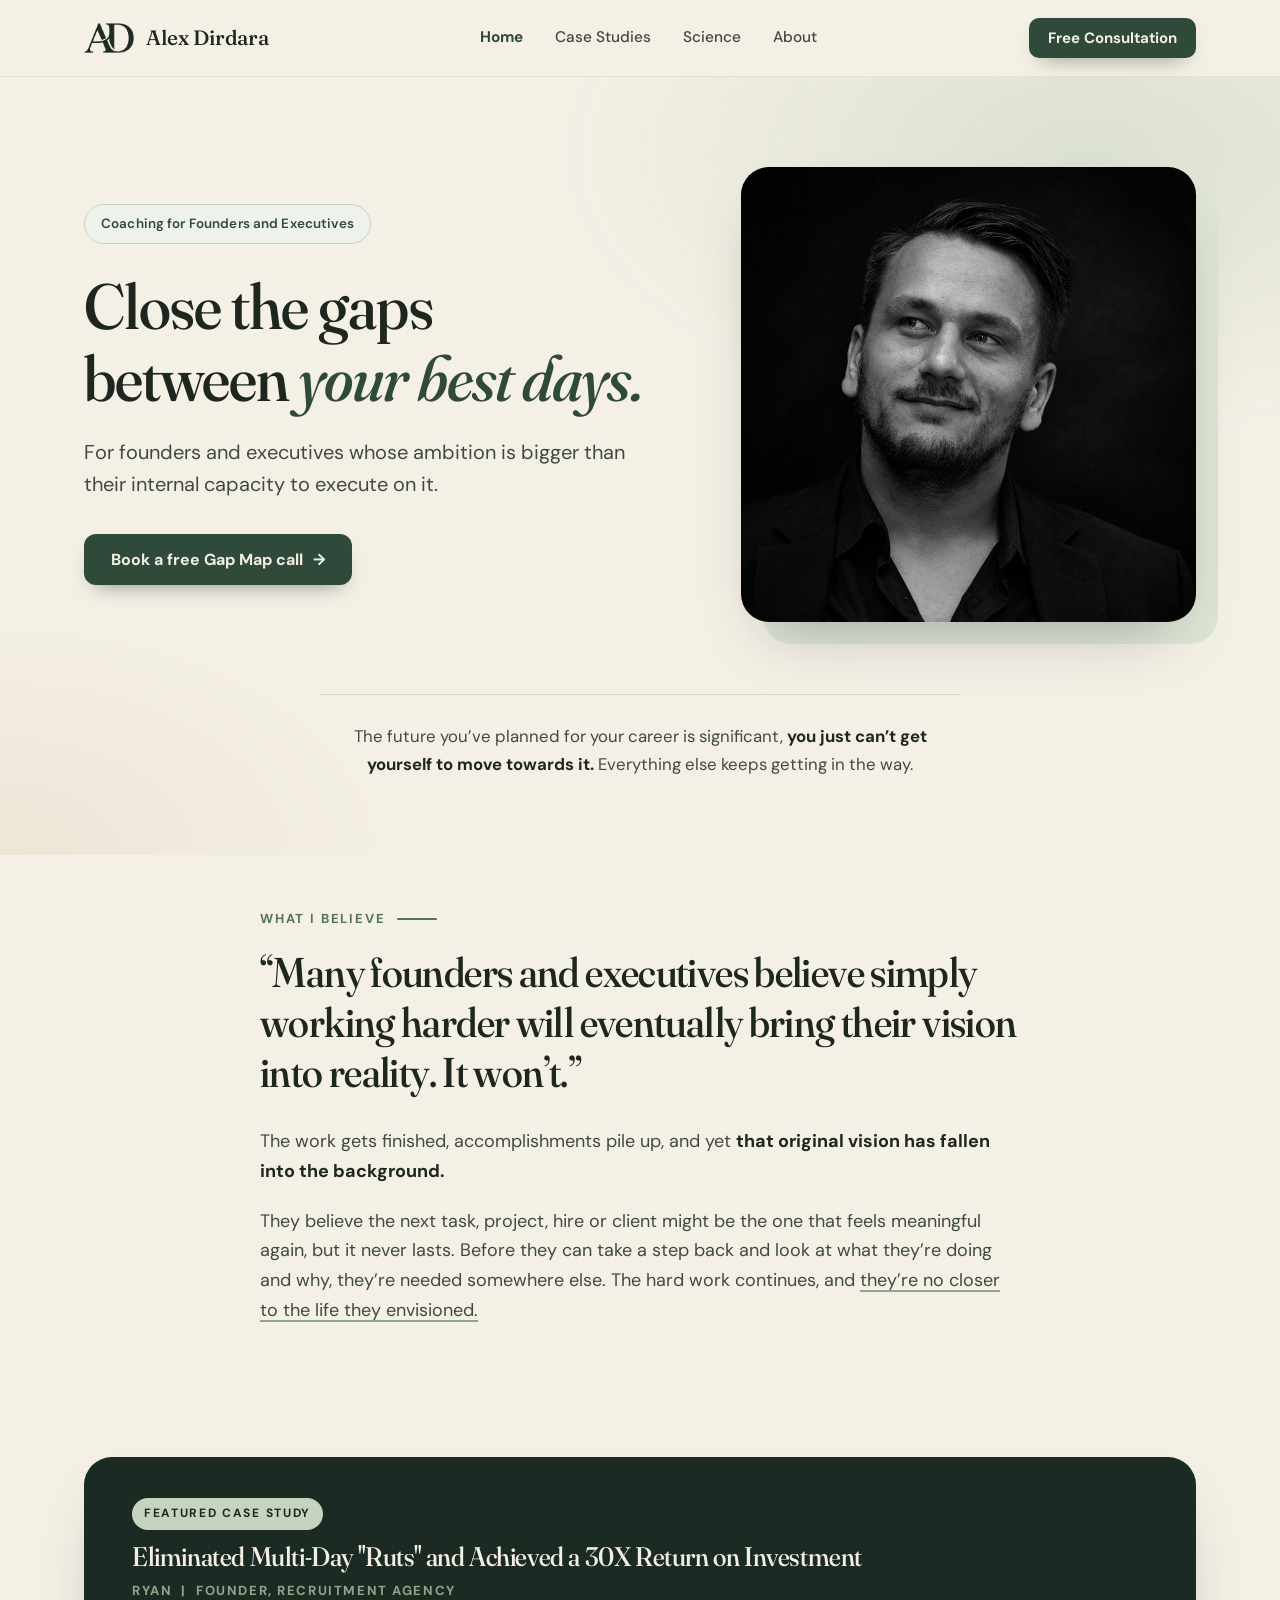
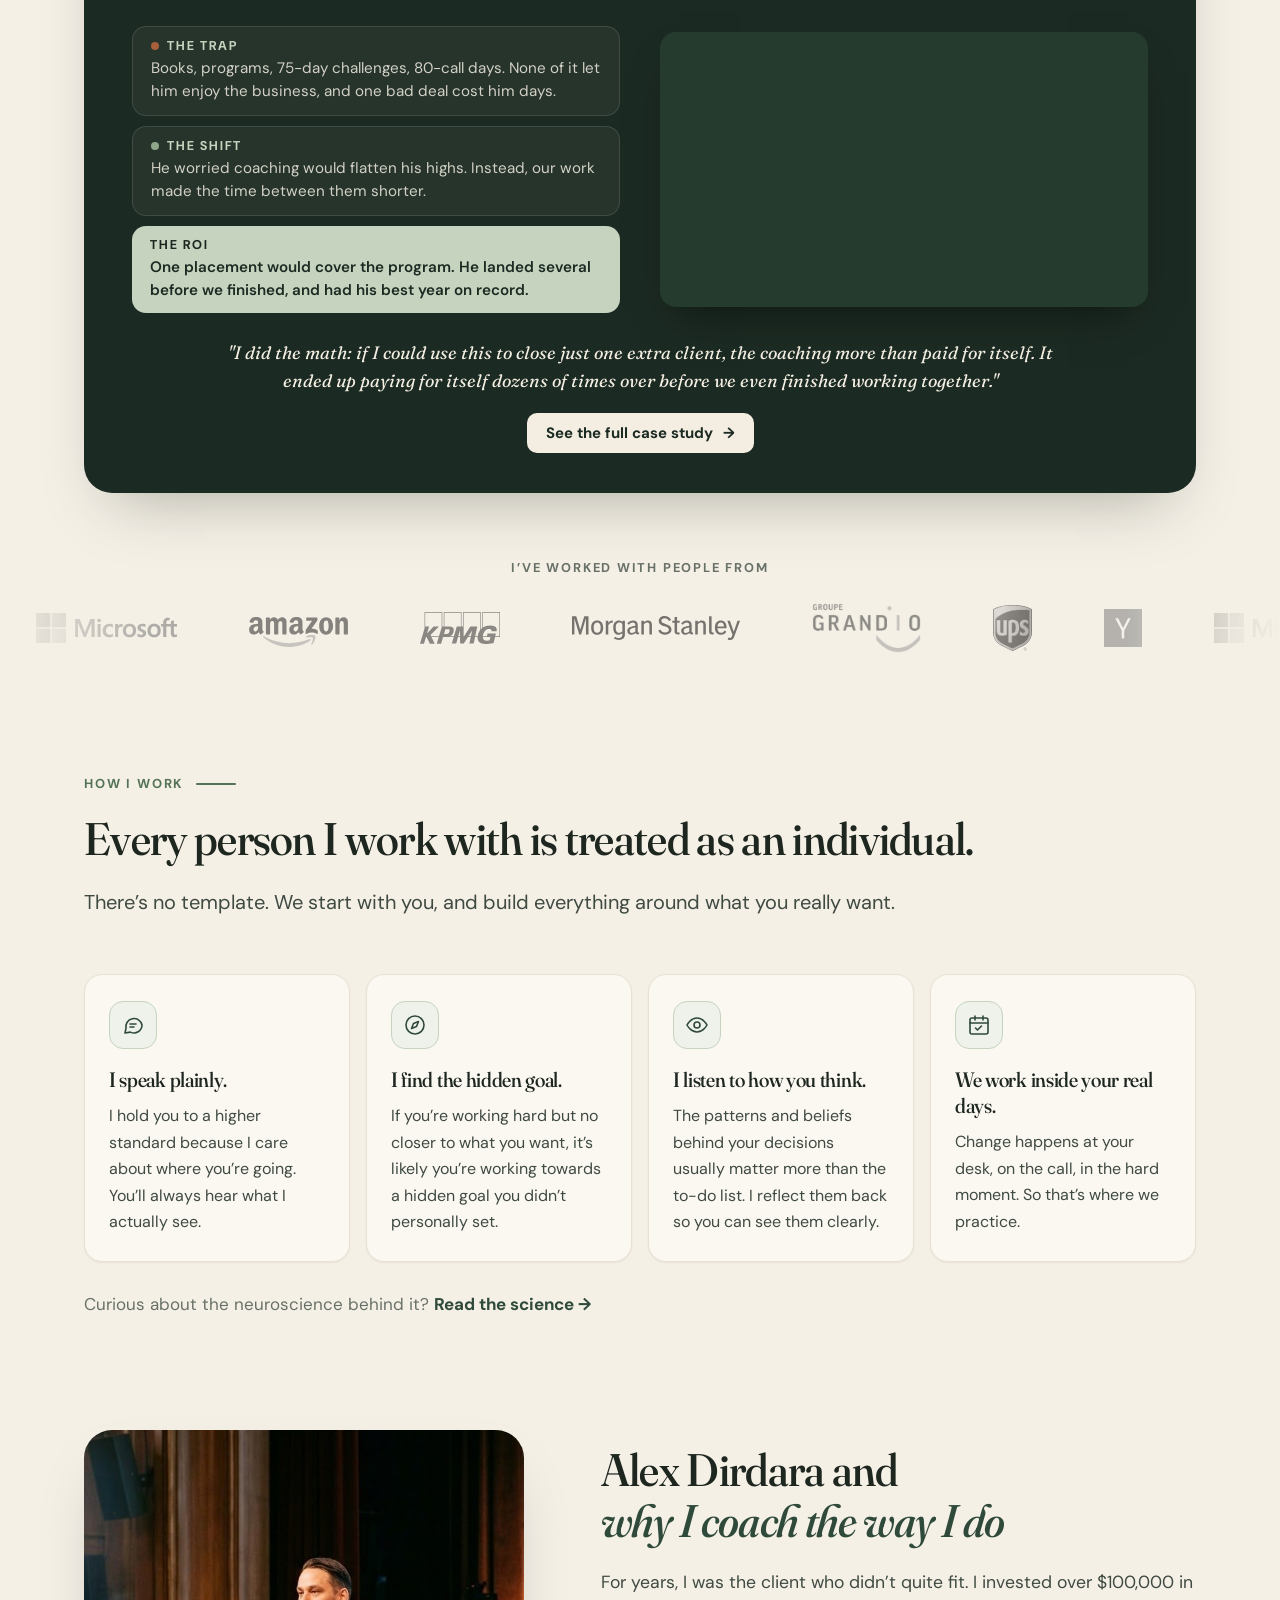
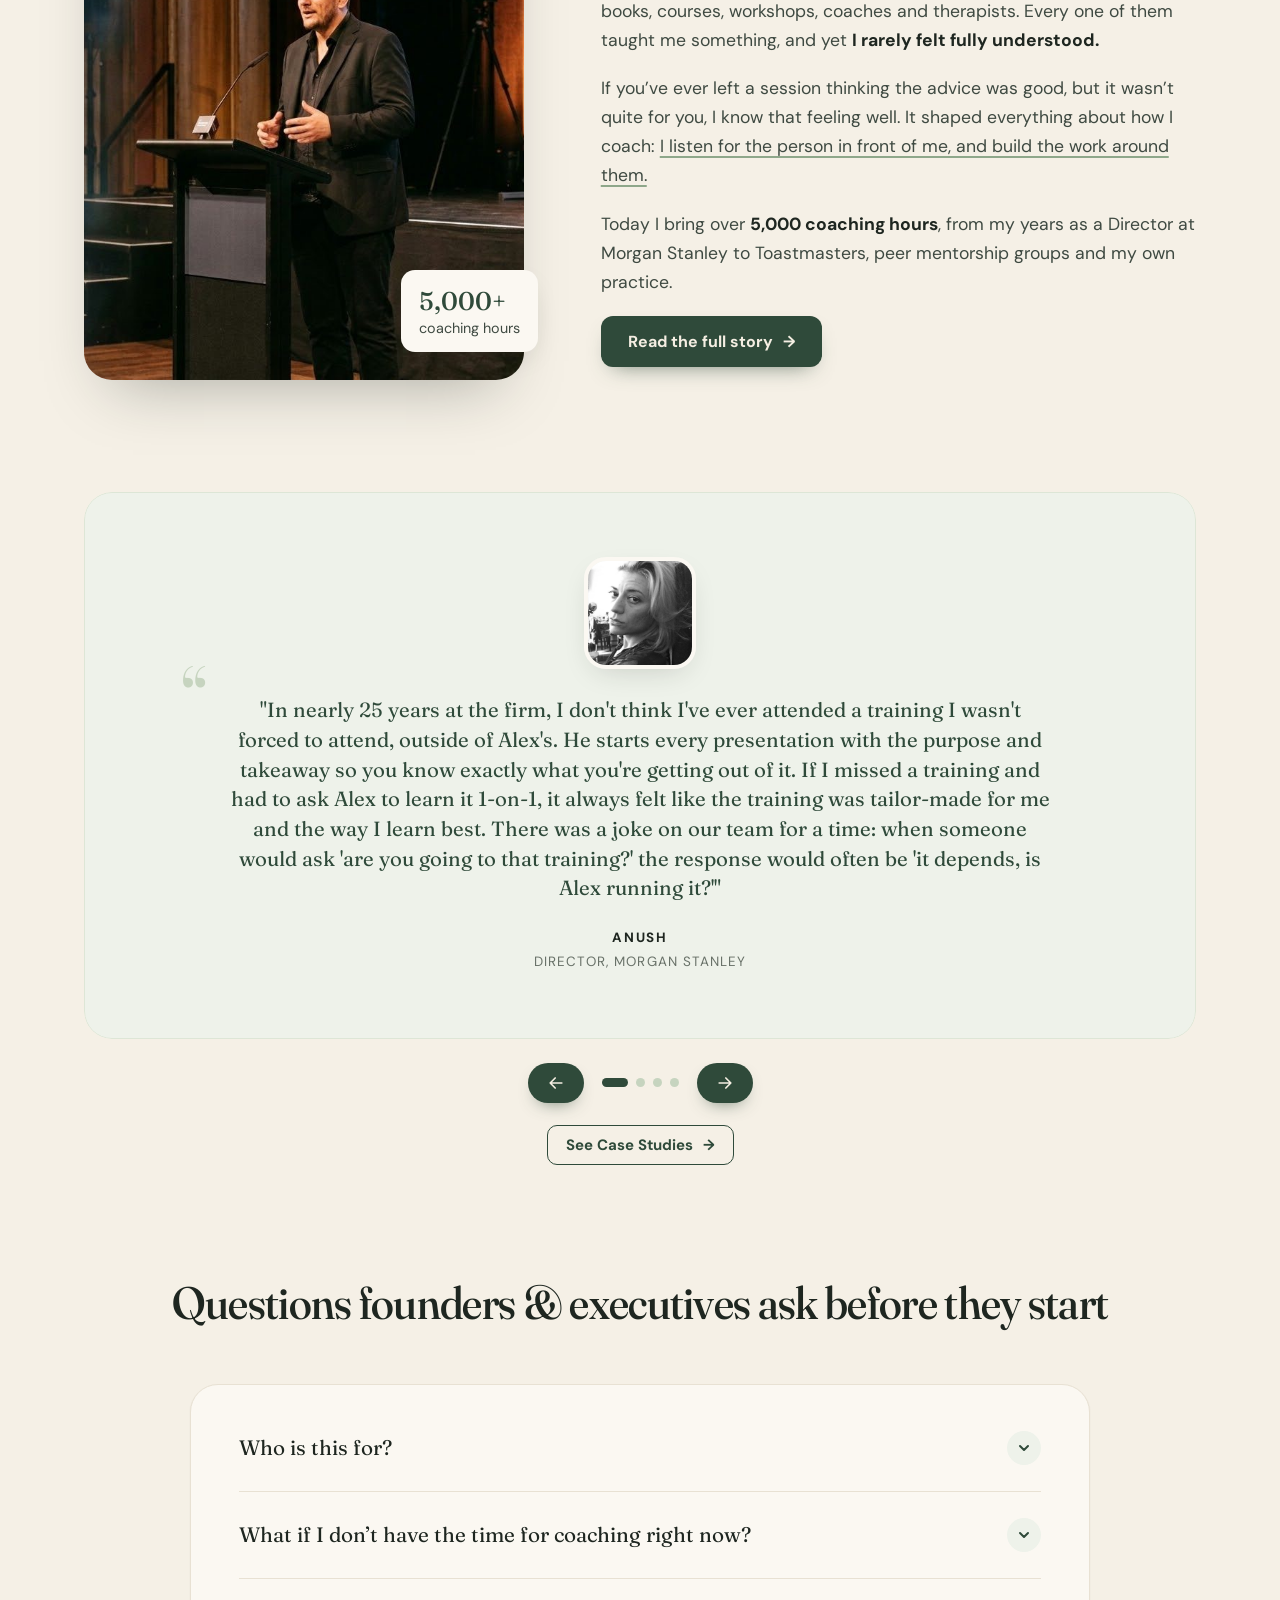
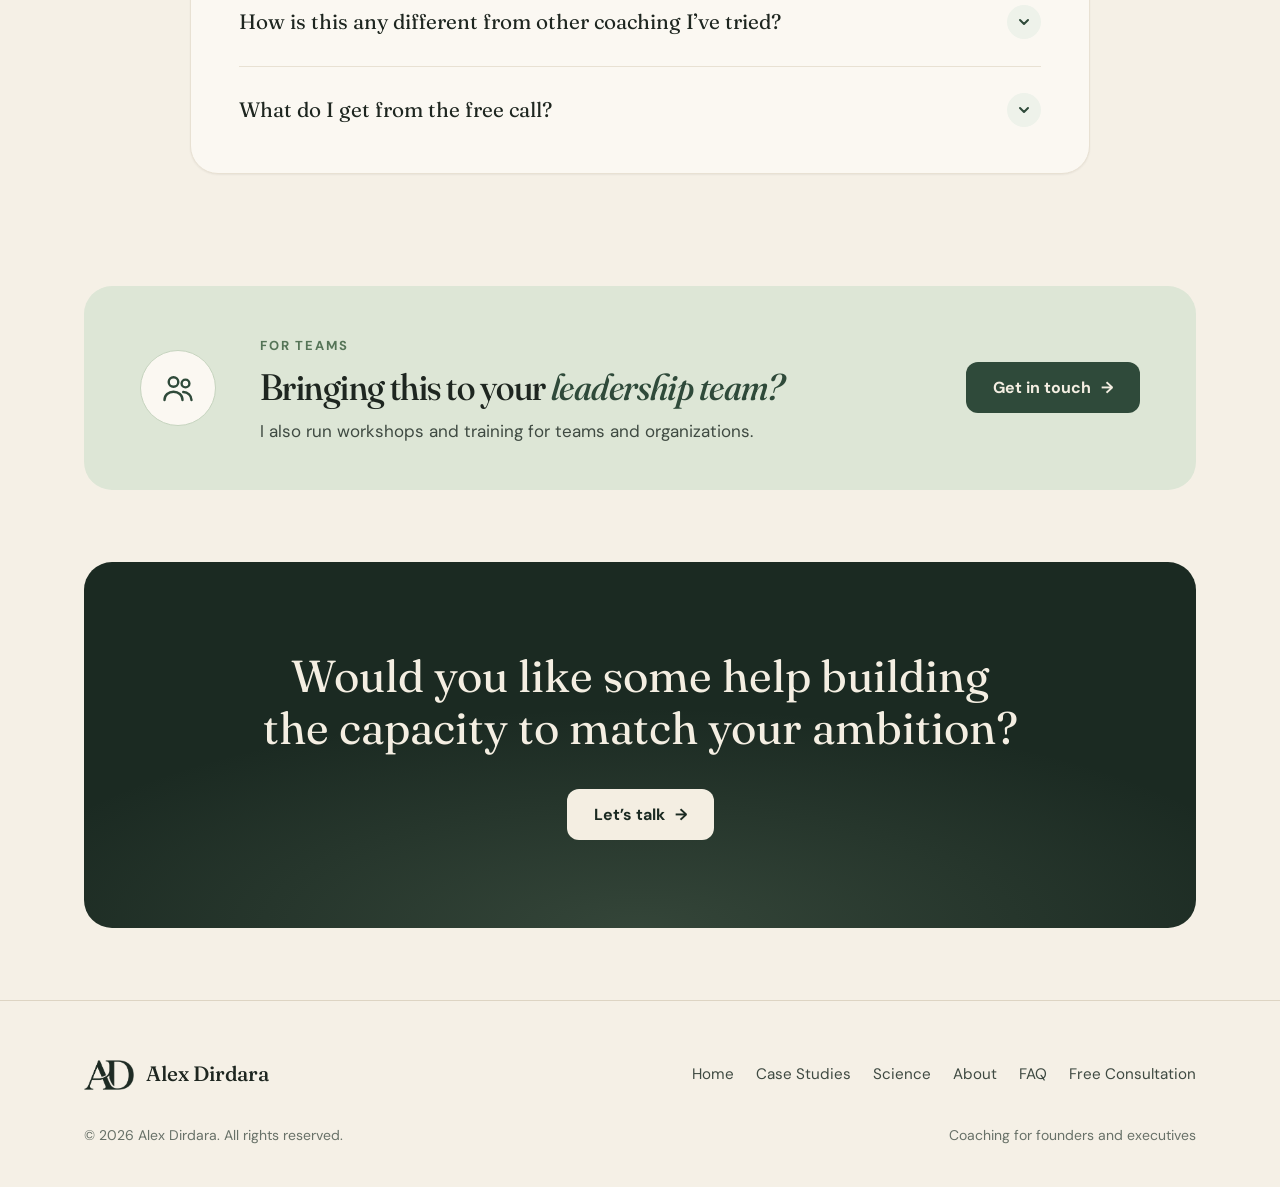
<file: index.html>
<!doctype html>
<html lang="en" class="no-js">
<head>
  <meta charset="utf-8">
  <meta name="viewport" content="width=device-width, initial-scale=1">
  <title>Alex Dirdara | Coaching for Founders and Executives</title>
  <meta name="description" content="Close the gaps between your best days. Coaching for founders and executives whose ambition is bigger than their internal capacity to execute on it.">
  <meta property="og:type" content="website">
  <meta property="og:url" content="https://alexdirdara.com/">
  <meta property="og:title" content="Alex Dirdara | Close the gaps between your best days.">
  <meta property="og:description" content="Coaching for founders and executives whose ambition is bigger than their internal capacity to execute on it.">
  <meta property="og:image" content="https://alexdirdara.com/assets/img/og-start.png">
  <meta property="og:image:width" content="1200">
  <meta property="og:image:height" content="630">
  <meta name="twitter:card" content="summary_large_image">
  <link rel="icon" type="image/png" href="assets/img/favicon.png">
  <link rel="apple-touch-icon" href="assets/img/apple-touch-icon.png">
  <link rel="preconnect" href="https://fonts.googleapis.com">
  <link rel="preconnect" href="https://fonts.gstatic.com" crossorigin>
  <link href="https://fonts.googleapis.com/css2?family=DM+Sans:ital,opsz,wght@0,9..40,400..700;1,9..40,400..700&family=Fraunces:ital,opsz,wght,SOFT@0,9..144,300..600,0..100;1,9..144,300..600,0..100&display=swap" rel="stylesheet">
  <link rel="stylesheet" href="assets/css/styles.css">
</head>
<body>
  <a class="skip-link" href="#main">Skip to content</a>

  <header class="site-header">
    <div class="container header-inner">
      <a class="brand" href="/" aria-label="Alex Dirdara, home">
        <img src="assets/img/logo-ad.png" alt="" width="56" height="30">
        <span>Alex Dirdara</span>
      </a>
      <nav class="main-nav" aria-label="Main">
        <a href="/" aria-current="page">Home</a>
        <a href="/casestudies">Case Studies</a>
        <a href="/science">Science</a>
        <a href="/about">About</a>
      </nav>
      <div class="header-cta">
        <a class="btn btn-primary btn-sm" href="https://calendly.com/dirdara/gapmap" target="_blank" rel="noopener">Free Consultation</a>
        <button class="nav-toggle" type="button" aria-expanded="false" aria-controls="mobile-nav" aria-label="Open menu">
          <svg viewBox="0 0 24 24" fill="none" stroke="currentColor" stroke-width="1.8" stroke-linecap="round"><path d="M4 7h16M4 12h16M4 17h16"/></svg>
        </button>
      </div>
    </div>
    <div class="mobile-nav" id="mobile-nav">
      <ul>
        <li><a href="/" aria-current="page">Home</a></li>
        <li><a href="/casestudies">Case Studies</a></li>
        <li><a href="/science">Science</a></li>
        <li><a href="/about">About</a></li>
        <li><a class="btn btn-primary" href="https://calendly.com/dirdara/gapmap" target="_blank" rel="noopener">Free Consultation</a></li>
      </ul>
    </div>
  </header>

  <main id="main">

    <!-- HERO -->
    <section class="hero">
      <div class="container">
        <div class="hero-grid">
          <div>
            <div class="pill"><span>Coaching for Founders and Executives</span></div>
            <h1>Close the gaps between <span class="hl">your best days.</span></h1>
            <p class="lead">For founders and executives whose ambition is bigger than their internal capacity to execute on it.</p>
            <a class="btn btn-primary" href="https://calendly.com/dirdara/gapmap" target="_blank" rel="noopener">Book a free Gap Map call <span class="arrow" aria-hidden="true">&rarr;</span></a>
          </div>
          <figure class="hero-figure" style="margin:0">
            <img src="assets/img/alex-portrait.jpg" alt="Portrait of Alex Dirdara" width="900" height="900">
          </figure>
        </div>
        <p class="hero-note">The future you’ve planned for your career is significant, <strong>you just can’t get yourself to move towards it.</strong> Everything else keeps getting in the way.</p>
      </div>
    </section>

    <!-- BELIEF -->
    <section class="section manifesto" style="padding-top:clamp(24px, 4vw, 48px)">
      <div class="container">
        <div class="narrow reveal">
          <div class="eyebrow with-rule">What I believe</div>
          <h2>“Many founders and executives believe simply working harder will eventually bring their vision into reality. It won’t.”</h2>
          <p>The work gets finished, accomplishments pile up, and yet <strong>that original vision has fallen into the background.</strong></p>
          <p>They believe the next task, project, hire or client might be the one that feels meaningful again, but it never lasts. Before they can take a step back and look at what they’re doing and why, they’re needed somewhere else. The hard work continues, and <span class="u">they’re no closer to the life they envisioned.</span></p>
        </div>
      </div>
    </section>

    <!-- FEATURED CASE STUDY: RYAN -->
    <section class="section-quote">
      <div class="container">
        <article class="case-featured case-compact reveal">
          <div class="case-compact-head">
            <span class="tag">Featured Case Study</span>
            <h2>Eliminated Multi-Day "Ruts" and Achieved a 30X Return on Investment</h2>
            <div class="case-meta">Ryan &nbsp;|&nbsp; Founder, Recruitment Agency</div>
          </div>
          <div class="case-compact-grid">
            <div class="case-points">
              <div class="case-block trap">
                <h4><span class="dot" aria-hidden="true"></span>The Trap</h4>
                <p>Books, programs, 75-day challenges, 80-call days. None of it let him enjoy the business, and one bad deal cost him days.</p>
              </div>
              <div class="case-block shift">
                <h4><span class="dot" aria-hidden="true"></span>The Shift</h4>
                <p>He worried coaching would flatten his highs. Instead, our work made the time between them shorter.</p>
              </div>
              <div class="case-roi">
                <h4>The ROI</h4>
                <p>One placement would cover the program. He landed several before we finished, and had his best year on record.</p>
              </div>
            </div>
            <div class="video-embed">
              <iframe src="https://www.youtube-nocookie.com/embed/qOuGCW2dY8s?rel=0" title="Ryan's story: eliminating multi-day ruts" loading="lazy" allow="accelerometer; clipboard-write; encrypted-media; gyroscope; picture-in-picture; web-share" referrerpolicy="strict-origin-when-cross-origin" allowfullscreen></iframe>
            </div>
          </div>
          <blockquote class="case-quote">"I did the math: if I could use this to close just one extra client, the coaching more than paid for itself. It ended up paying for itself dozens of times over before we even finished working together."</blockquote>
          <div class="case-compact-cta">
            <a class="btn btn-light btn-sm" href="/casestudies#ryan">See the full case study <span class="arrow" aria-hidden="true">&rarr;</span></a>
          </div>
        </article>
      </div>
    </section>

    <!-- PEOPLE I'VE WORKED WITH: individuals from these organizations, not engagements with the firms -->
    <section class="logos" aria-labelledby="logos-title">
      <div class="container">
        <p class="logos-title" id="logos-title">I’ve worked with people from</p>
      </div>
      <div class="marquee">
        <div class="marquee-track">
          <!-- Heights differ per logo so each reads at a similar visual size (wide wordmarks shorter, the shield and square marks taller) -->
          <ul class="marquee-list">
            <li><img src="assets/img/logos/microsoft.svg" alt="Microsoft" style="height:30px"></li>
            <li><img src="assets/img/logos/amazon.svg" alt="Amazon" style="height:30px;margin-top:8px"></li>
            <li><img src="assets/img/logos/kpmg.svg" alt="KPMG" style="height:32px"></li>
            <li><img src="assets/img/logos/morganstanley.svg" alt="Morgan Stanley" style="height:24px"></li>
            <li><img src="assets/img/logos/grandio.png" alt="Groupe Grandio" style="height:50px"></li>
            <li><img src="assets/img/logos/ups.svg" alt="UPS" style="height:46px"></li>
            <li><img src="assets/img/logos/ycombinator.svg" alt="Y Combinator" style="height:38px"></li>
          </ul>
          <!-- Second copy makes the loop seamless; hidden from screen readers -->
          <ul class="marquee-list" aria-hidden="true">
            <li><img src="assets/img/logos/microsoft.svg" alt="" style="height:30px"></li>
            <li><img src="assets/img/logos/amazon.svg" alt="" style="height:30px;margin-top:8px"></li>
            <li><img src="assets/img/logos/kpmg.svg" alt="" style="height:32px"></li>
            <li><img src="assets/img/logos/morganstanley.svg" alt="" style="height:24px"></li>
            <li><img src="assets/img/logos/grandio.png" alt="" style="height:50px"></li>
            <li><img src="assets/img/logos/ups.svg" alt="" style="height:46px"></li>
            <li><img src="assets/img/logos/ycombinator.svg" alt="" style="height:38px"></li>
          </ul>
        </div>
      </div>
    </section>

    <!-- HOW I WORK -->
    <section class="section" id="approach">
      <div class="container">
        <div class="section-head reveal">
          <div class="eyebrow with-rule">How I work</div>
          <h2>Every person I work with is treated as an individual.</h2>
          <p class="lead full">There’s no template. We start with you, and build everything around what you really want.</p>
        </div>
        <div class="ways reveal">
          <article class="way">
            <span class="way-ico" aria-hidden="true"><svg viewBox="0 0 24 24" fill="none" stroke="currentColor" stroke-width="1.6" stroke-linecap="round" stroke-linejoin="round"><path d="M21 12a8 8 0 0 1-11.6 7.1L4 20l1-4.6A8 8 0 1 1 21 12z"/><path d="M9 11h6M9 14h4"/></svg></span>
            <h3>I speak plainly.</h3>
            <p>I hold you to a higher standard because I care about where you’re going. You’ll always hear what I actually see.</p>
          </article>
          <article class="way">
            <span class="way-ico" aria-hidden="true"><svg viewBox="0 0 24 24" fill="none" stroke="currentColor" stroke-width="1.6" stroke-linecap="round" stroke-linejoin="round"><circle cx="12" cy="12" r="9"/><path d="M15.5 8.5l-2 5-5 2 2-5z"/></svg></span>
            <h3>I find the hidden goal.</h3>
            <p>If you’re working hard but no closer to what you want, it’s likely you’re working towards a hidden goal you didn’t personally set.</p>
          </article>
          <article class="way">
            <span class="way-ico" aria-hidden="true"><svg viewBox="0 0 24 24" fill="none" stroke="currentColor" stroke-width="1.6" stroke-linecap="round" stroke-linejoin="round"><path d="M2 12s3.6-7 10-7 10 7 10 7-3.6 7-10 7S2 12 2 12z"/><circle cx="12" cy="12" r="3"/></svg></span>
            <h3>I listen to how you think.</h3>
            <p>The patterns and beliefs behind your decisions usually matter more than the to-do list. I reflect them back so you can see them clearly.</p>
          </article>
          <article class="way">
            <span class="way-ico" aria-hidden="true"><svg viewBox="0 0 24 24" fill="none" stroke="currentColor" stroke-width="1.6" stroke-linecap="round" stroke-linejoin="round"><rect x="3" y="5" width="18" height="16" rx="2"/><path d="M3 10h18M8 3v4M16 3v4"/><path d="M8.5 15l2 2 4-4"/></svg></span>
            <h3>We work inside your real days.</h3>
            <p>Change happens at your desk, on the call, in the hard moment. So that’s where we practice.</p>
          </article>
        </div>
        <p class="ways-note reveal">Curious about the neuroscience behind it? <a href="/science">Read the science <span aria-hidden="true">&rarr;</span></a></p>
      </div>
    </section>

    <!-- WHO I AM -->
    <section class="section" style="padding-top:0">
      <div class="container">
        <div class="intro-grid">
          <div class="intro-photo reveal">
            <img src="assets/img/alex-stage.jpg" alt="Alex Dirdara speaking on stage" width="1376" height="768" loading="lazy">
            <div class="badge"><strong>5,000+</strong>coaching hours</div>
          </div>
          <div class="intro-copy reveal">
            <h2>Alex Dirdara and <span class="sub">why I coach the way I do</span></h2>
            <p>For years, I was the client who didn’t quite fit. I invested over $100,000 in books, courses, workshops, coaches and therapists. Every one of them taught me something, and yet <strong>I rarely felt fully understood.</strong></p>
            <p>If you’ve ever left a session thinking the advice was good, but it wasn’t quite for you, I know that feeling well. It shaped everything about how I coach: <span class="u">I listen for the person in front of me, and build the work around them.</span></p>
            <p>Today I bring over <strong>5,000 coaching hours</strong>, from my years as a Director at Morgan Stanley to Toastmasters, peer mentorship groups and my own practice.</p>
            <a class="btn btn-primary" href="/about">Read the full story <span class="arrow" aria-hidden="true">&rarr;</span></a>
          </div>
        </div>
      </div>
    </section>

    <!-- TESTIMONIAL CAROUSEL -->
    <section class="section-quote" id="testimonials">
      <div class="container">
        <div class="carousel reveal" data-carousel aria-roledescription="carousel" aria-label="Testimonials">
          <div class="carousel-viewport">
            <div class="carousel-track">

              <div class="carousel-slide" role="group" aria-roledescription="slide">
                <figure class="testimonial" style="margin:0">
                  <img class="testimonial-avatar" src="assets/img/anush.jpg" alt="Anush" width="112" height="112">
                  <blockquote class="long"><p>"In nearly 25 years at the firm, I don't think I've ever attended a training I wasn't forced to attend, outside of Alex's. He starts every presentation with the purpose and takeaway so you know exactly what you're getting out of it. If I missed a training and had to ask Alex to learn it 1-on-1, it always felt like the training was tailor-made for me and the way I learn best. There was a joke on our team for a time: when someone would ask 'are you going to that training?' the response would often be 'it depends, is Alex running it?'"</p></blockquote>
                  <figcaption><div class="testimonial-name">Anush</div><div class="testimonial-role">Director, Morgan Stanley</div></figcaption>
                </figure>
              </div>

              <div class="carousel-slide" role="group" aria-roledescription="slide">
                <figure class="testimonial" style="margin:0">
                  <img class="testimonial-avatar top" src="assets/img/christy.jpg" alt="Christy" width="112" height="112">
                  <blockquote class="long"><p>"In my time working with Alex, he always found a unique perspective that made trainings fresh and engaging. Alex took the time to focus on the audience, not just the content. He wasn't just a subject matter expert in his field, he was a subject matter expert in how to present the material. I always felt at ease when Alex was presenting because I knew how much care he put into considering and crafting his delivery."</p></blockquote>
                  <figcaption><div class="testimonial-name">Christy</div><div class="testimonial-role">Vice President in Data Protection, Financial Services Industry</div></figcaption>
                </figure>
              </div>

              <div class="carousel-slide" role="group" aria-roledescription="slide">
                <figure class="testimonial" style="margin:0">
                  <img class="testimonial-avatar" src="assets/img/zach.jpg" alt="Zach" width="112" height="112">
                  <blockquote class="long"><p>"Alex has given me so many aha moments as well as translated complex neuroscience into practical advice that instantly clicked for me. You will definitely see things differently after working with him. I really feel like he's in my corner and has a lot to offer anyone seeking resilience and adaptability."</p></blockquote>
                  <figcaption><div class="testimonial-name">Zach</div><div class="testimonial-role">HR Generalist, Non-Profit Industry</div></figcaption>
                </figure>
              </div>

              <div class="carousel-slide" role="group" aria-roledescription="slide">
                <figure class="testimonial" style="margin:0">
                  <img class="testimonial-avatar" src="assets/img/victoria.jpg" alt="Victoria" width="112" height="112">
                  <blockquote class="long"><p>"Years of meditation and regular coaching do not necessarily give you the actionable tools that empower you to become the new self moment by moment, Alex does. Warm but direct. Effective."</p></blockquote>
                  <figcaption><div class="testimonial-name">Victoria</div><div class="testimonial-role">Management Consultant (fCIO)</div></figcaption>
                </figure>
              </div>

              <!-- ADD MORE: copy one .carousel-slide block above and change the photo, quote and name.
                   The arrows and dots update automatically. -->

            </div>
          </div>
          <div class="carousel-controls">
            <button class="carousel-btn" type="button" data-prev aria-label="Previous testimonial">
              <svg viewBox="0 0 24 24" fill="none" stroke="currentColor" stroke-width="2" stroke-linecap="round" stroke-linejoin="round"><path d="M19 12H5M11 6l-6 6 6 6"/></svg>
            </button>
            <div class="carousel-dots"></div>
            <button class="carousel-btn" type="button" data-next aria-label="Next testimonial">
              <svg viewBox="0 0 24 24" fill="none" stroke="currentColor" stroke-width="2" stroke-linecap="round" stroke-linejoin="round"><path d="M5 12h14M13 6l6 6-6 6"/></svg>
            </button>
          </div>
        </div>
        <div class="carousel-cta">
          <a class="btn btn-outline btn-sm" href="/casestudies">See Case Studies <span class="arrow" aria-hidden="true">&rarr;</span></a>
        </div>
      </div>
    </section>

    <!-- FAQ -->
    <section class="section" id="faq">
      <div class="container">
        <div class="section-head center reveal">
          <h2>Questions founders &amp; executives ask before they start</h2>
        </div>
        <div class="faq-card narrow reveal" style="max-width:900px">

          <details class="faq-item">
            <summary>Who is this for?<span class="chev" aria-hidden="true"><svg viewBox="0 0 16 16" fill="none" stroke="currentColor" stroke-width="2" stroke-linecap="round" stroke-linejoin="round"><path d="M4 6l4 4 4-4"/></svg></span></summary>
            <div class="faq-answer">
              <p>Founders and executives who are building something significant and have <strong>a clear vision of how they want their business, career or lifestyle to look.</strong></p>
            </div>
          </details>

          <details class="faq-item">
            <summary>What if I don’t have the time for coaching right now?<span class="chev" aria-hidden="true"><svg viewBox="0 0 16 16" fill="none" stroke="currentColor" stroke-width="2" stroke-linecap="round" stroke-linejoin="round"><path d="M4 6l4 4 4-4"/></svg></span></summary>
            <div class="faq-answer">
              <p>That’s the most common reason founders and executives wait, and <strong>usually the clearest sign this is for them.</strong></p>
              <p>If you’re always busy but no closer to the vision you started with, <strong>that’s the thing we’re here to fix.</strong></p>
            </div>
          </details>

          <details class="faq-item">
            <summary>How is this any different from other coaching I’ve tried?<span class="chev" aria-hidden="true"><svg viewBox="0 0 16 16" fill="none" stroke="currentColor" stroke-width="2" stroke-linecap="round" stroke-linejoin="round"><path d="M4 6l4 4 4-4"/></svg></span></summary>
            <div class="faq-answer">
              <p>Traditional coaching uses frameworks, personality tests and charts to box you into a process. <strong>The only framework here is you:</strong> how you think, how you see the world, and how you make an impact.</p>
              <p>The best way to judge is to experience it for yourself on a free call. <strong>This is a free coaching call, not a sales call.</strong> You simply decide if you want to continue at the end of it.</p>
              <p><a href="https://calendly.com/dirdara/gapmap" target="_blank" rel="noopener">Book a time &rarr;</a></p>
            </div>
          </details>

          <details class="faq-item">
            <summary>What do I get from the free call?<span class="chev" aria-hidden="true"><svg viewBox="0 0 16 16" fill="none" stroke="currentColor" stroke-width="2" stroke-linecap="round" stroke-linejoin="round"><path d="M4 6l4 4 4-4"/></svg></span></summary>
            <div class="faq-answer">
              <p>I believe coaching has the capacity to transform the way you think about yourself, your business, your goals and your challenges.</p>
              <p>The free coaching call is meant to give you that experience, whether or not you decide to keep going after. <strong>The goal is for you to return to your workday better off than before the call.</strong></p>
              <p>I don’t believe in sales calls or pitching. We’re simply finding out if it’s a fit for you.</p>
            </div>
          </details>

        </div>
      </div>
    </section>

    <!-- FOR TEAMS -->
    <section class="section-tight" style="padding-top:0">
      <div class="container">
        <div class="quiz-band team-band reveal">
          <span class="team-ico" aria-hidden="true"><svg viewBox="0 0 24 24" fill="none" stroke="currentColor" stroke-width="1.6" stroke-linecap="round" stroke-linejoin="round"><circle cx="9" cy="8" r="3.2"/><path d="M3 20c0-3.3 2.7-5.5 6-5.5s6 2.2 6 5.5"/><circle cx="17" cy="9" r="2.6"/><path d="M15.5 14.7c3 .2 5.5 2.2 5.5 5.3"/></svg></span>
          <div class="quiz-band-copy">
            <div class="eyebrow">For teams</div>
            <h2>Bringing this to your <span class="hl">leadership team?</span></h2>
            <p>I also run workshops and training for teams and organizations.</p>
          </div>
          <a class="btn btn-light" href="mailto:hello@alexdirdara.com?subject=Corporate%20Training%20Inquiry">Get in touch <span class="arrow" aria-hidden="true">&rarr;</span></a>
        </div>
      </div>
    </section>

    <!-- CLOSING -->
    <section class="section-tight" style="padding-top:0">
      <div class="container">
        <div class="closing reveal">
          <p class="big" style="margin-top:0">Would you like some help building the capacity to match your ambition?</p>
          <a class="btn btn-light" href="https://calendly.com/dirdara/gapmap" target="_blank" rel="noopener">Let’s talk <span class="arrow" aria-hidden="true">&rarr;</span></a>
        </div>
      </div>
    </section>

  </main>

  <footer class="site-footer" style="margin-top:0">
    <div class="container">
      <div class="footer-inner">
        <a class="brand" href="/" aria-label="Alex Dirdara, home">
          <img src="assets/img/logo-ad.png" alt="" width="56" height="30">
          <span>Alex Dirdara</span>
        </a>
        <nav class="footer-nav" aria-label="Footer">
          <a href="/">Home</a>
          <a href="/casestudies">Case Studies</a>
          <a href="/science">Science</a>
          <a href="/about">About</a>
          <a href="/#faq">FAQ</a>
          <a href="https://calendly.com/dirdara/gapmap" target="_blank" rel="noopener">Free Consultation</a>
        </nav>
      </div>
      <div class="footer-base">
        <span>&copy; <span data-year>2026</span> Alex Dirdara. All rights reserved.</span>
        <span>Coaching for founders and executives</span>
      </div>
    </div>
  </footer>

  <script src="assets/js/main.js"></script>
</body>
</html>
</file>
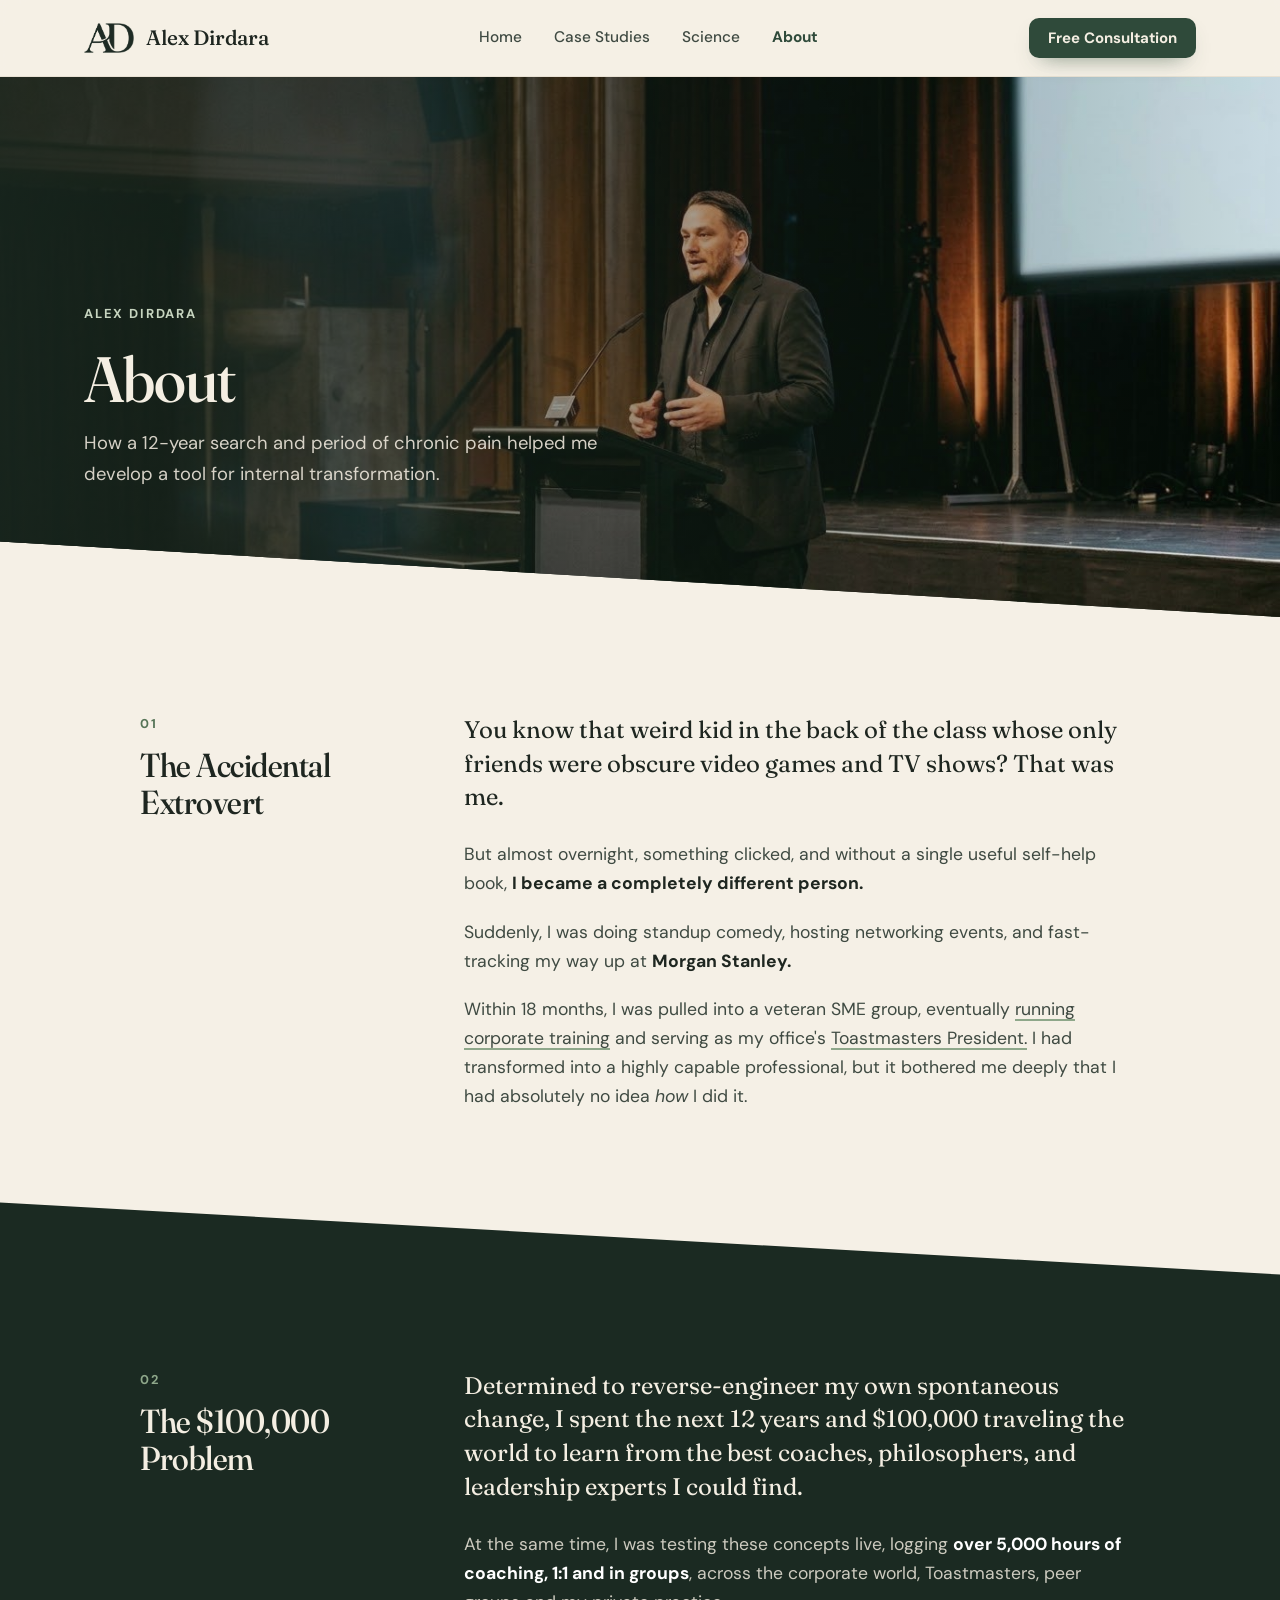
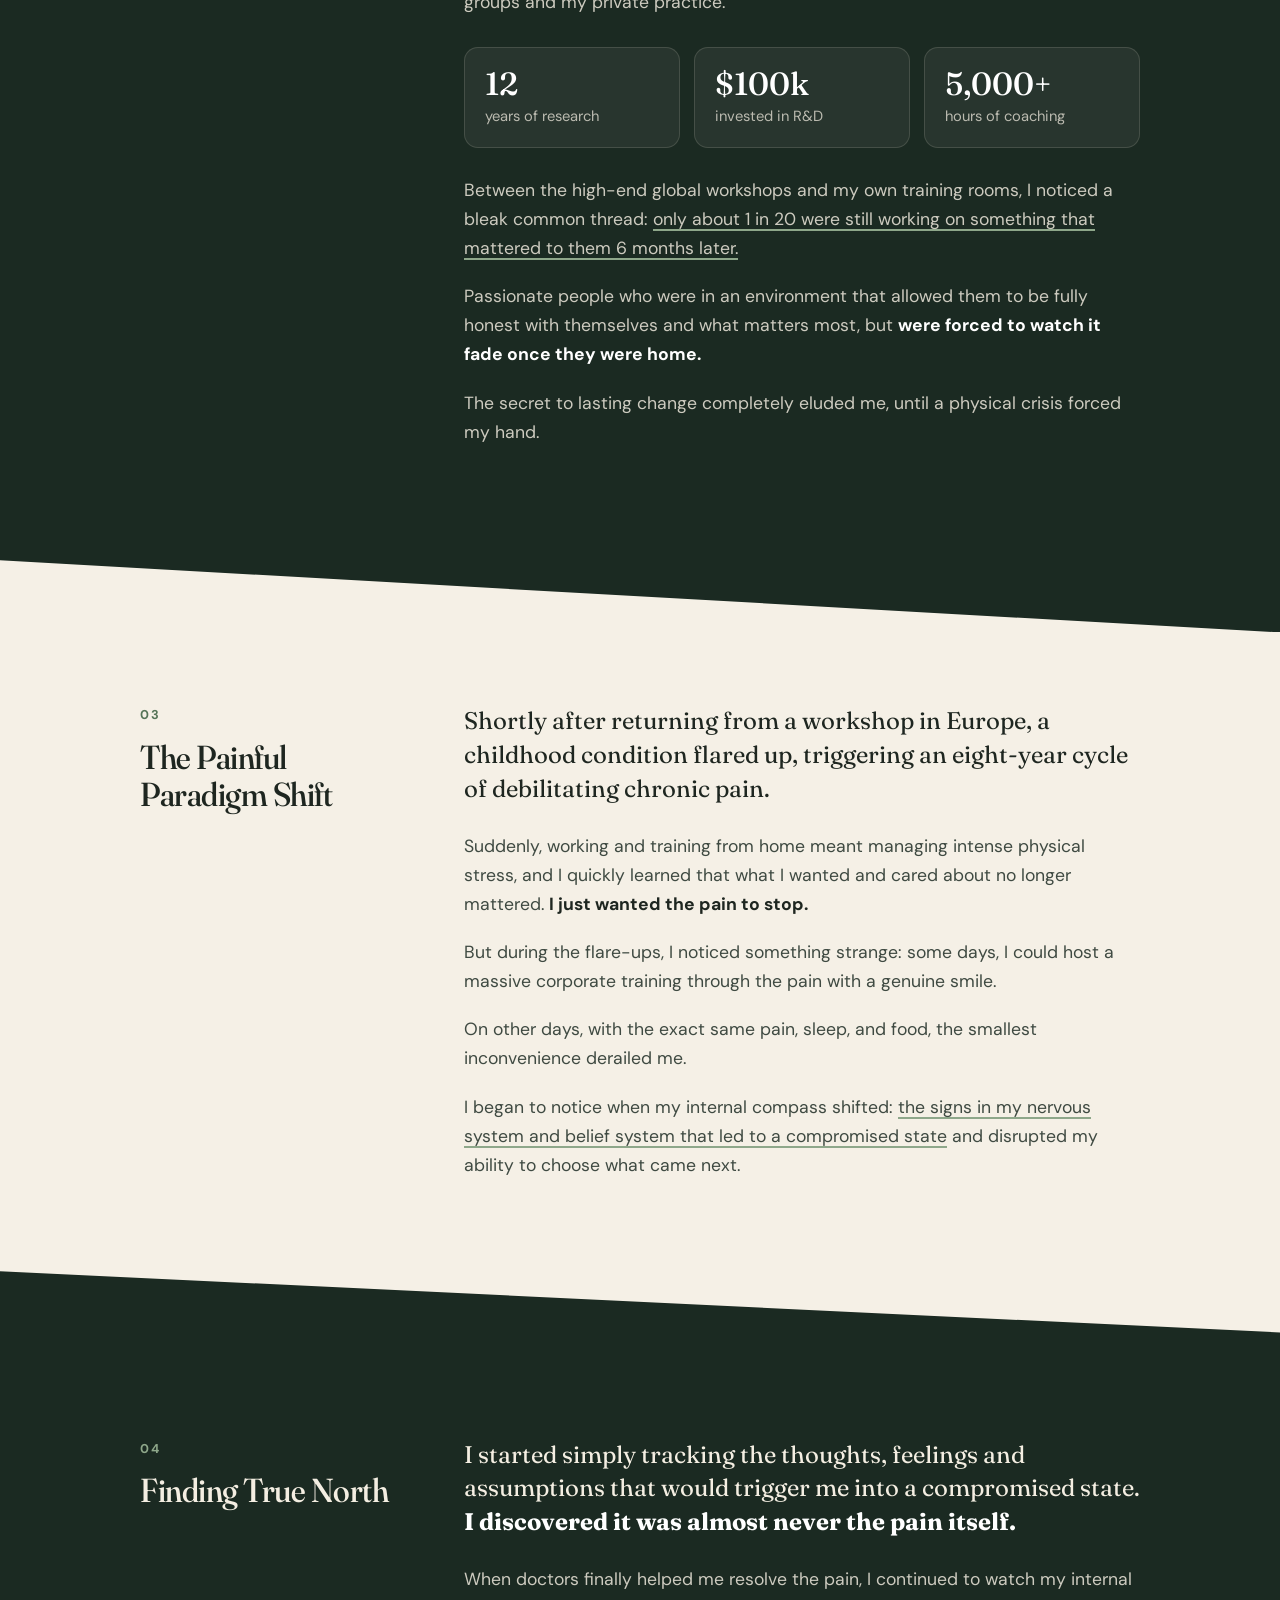
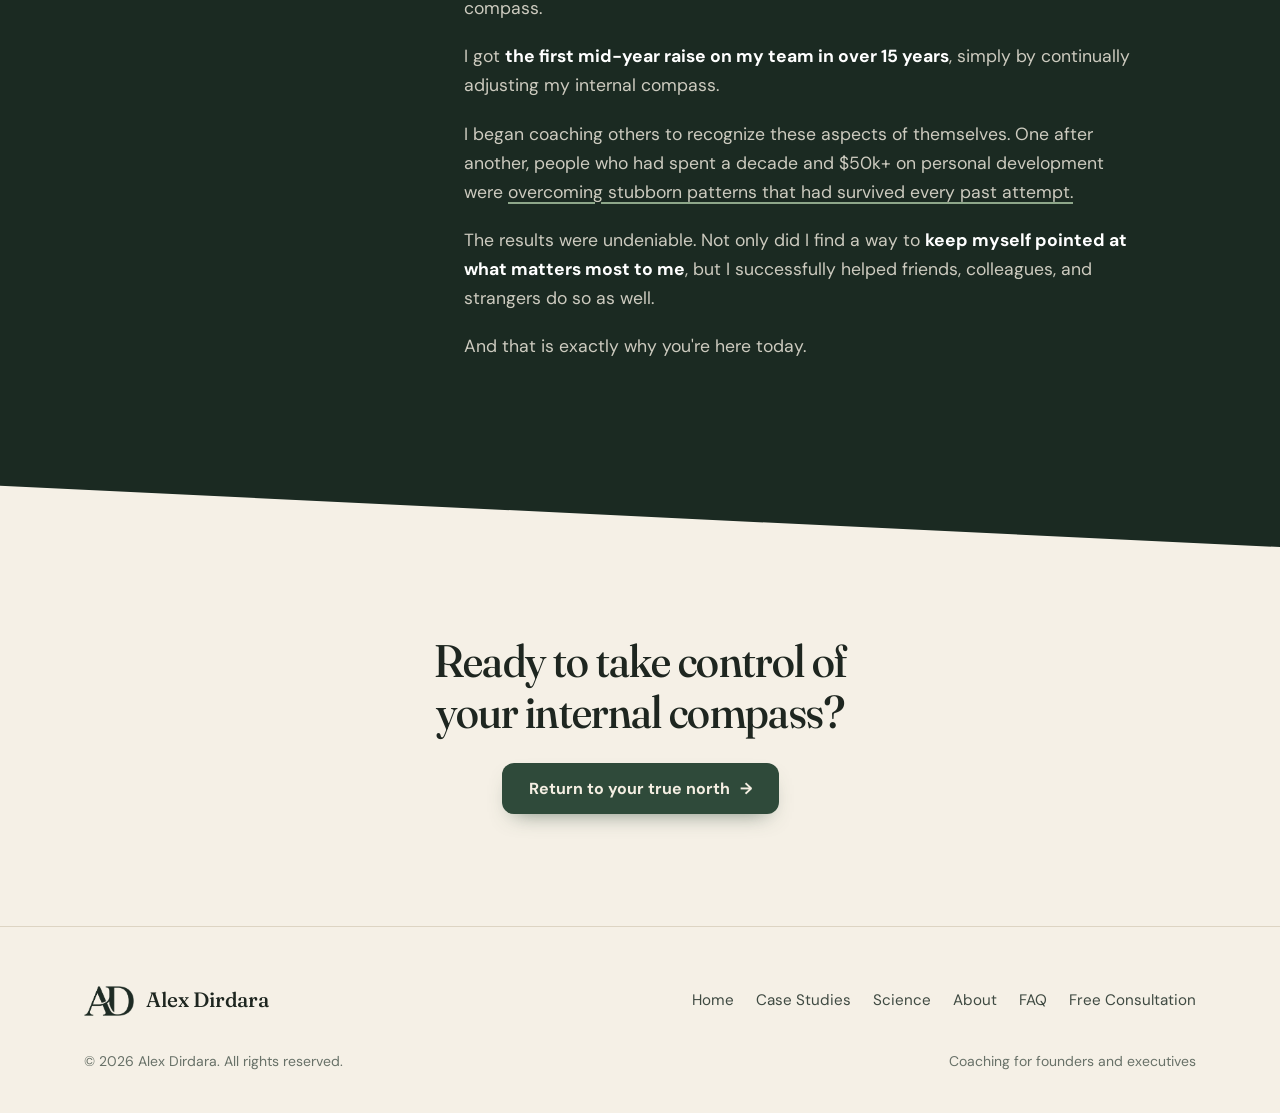
<file: about.html>
<!doctype html>
<html lang="en" class="no-js">
<head>
  <meta charset="utf-8">
  <meta name="viewport" content="width=device-width, initial-scale=1">
  <title>About Alex Dirdara | Performance Coaching</title>
  <meta name="description" content="From the weird kid in the back of the class to Director at Morgan Stanley: how a 12-year search and a period of chronic pain helped me develop a tool for internal transformation.">
  <meta property="og:title" content="About Alex Dirdara">
  <meta property="og:image" content="https://alexdirdara.com/assets/img/alex-stage.jpg">
  <link rel="icon" type="image/png" href="assets/img/favicon.png">
  <link rel="apple-touch-icon" href="assets/img/apple-touch-icon.png">
  <link rel="preconnect" href="https://fonts.googleapis.com">
  <link rel="preconnect" href="https://fonts.gstatic.com" crossorigin>
  <link href="https://fonts.googleapis.com/css2?family=DM+Sans:ital,opsz,wght@0,9..40,400..700;1,9..40,400..700&family=Fraunces:ital,opsz,wght,SOFT@0,9..144,300..600,0..100;1,9..144,300..600,0..100&display=swap" rel="stylesheet">
  <link rel="stylesheet" href="assets/css/styles.css">
</head>
<body>
  <a class="skip-link" href="#main">Skip to content</a>

  <header class="site-header">
    <div class="container header-inner">
      <a class="brand" href="/" aria-label="Alex Dirdara, home">
        <img src="assets/img/logo-ad.png" alt="" width="56" height="30">
        <span>Alex Dirdara</span>
      </a>
      <nav class="main-nav" aria-label="Main">
        <a href="/">Home</a>
        <a href="/casestudies">Case Studies</a>
        <a href="/science">Science</a>
        <a href="/about" aria-current="page">About</a>
      </nav>
      <div class="header-cta">
        <a class="btn btn-primary btn-sm" href="https://calendly.com/dirdara/gapmap" target="_blank" rel="noopener">Free Consultation</a>
        <button class="nav-toggle" type="button" aria-expanded="false" aria-controls="mobile-nav" aria-label="Open menu">
          <svg viewBox="0 0 24 24" fill="none" stroke="currentColor" stroke-width="1.8" stroke-linecap="round"><path d="M4 7h16M4 12h16M4 17h16"/></svg>
        </button>
      </div>
    </div>
    <div class="mobile-nav" id="mobile-nav">
      <ul>
        <li><a href="/">Home</a></li>
        <li><a href="/casestudies">Case Studies</a></li>
        <li><a href="/science">Science</a></li>
        <li><a href="/about" aria-current="page">About</a></li>
        <li><a class="btn btn-primary" href="https://calendly.com/dirdara/gapmap" target="_blank" rel="noopener">Free Consultation</a></li>
      </ul>
    </div>
  </header>

  <main id="main">

    <section class="page-banner">
      <img src="assets/img/alex-stage.jpg" alt="Alex Dirdara speaking at a podium on stage" width="1376" height="768">
      <div class="container">
        <div class="eyebrow">Alex Dirdara</div>
        <h1>About</h1>
        <p>How a 12-year search and period of chronic pain helped me develop a tool for internal transformation.</p>
      </div>
    </section>

    <!-- 01 -->
    <section class="story">
      <div class="container">
        <div class="story-grid reveal">
          <div class="story-title">
            <span class="num">01</span>
            <h2>The Accidental Extrovert</h2>
          </div>
          <div class="story-body">
            <p class="kicker">You know that weird kid in the back of the class whose only friends were obscure video games and TV shows? That was me.</p>
            <p>But almost overnight, something clicked, and without a single useful self-help book, <strong>I became a completely different person.</strong></p>
            <p>Suddenly, I was doing standup comedy, hosting networking events, and fast-tracking my way up at <strong>Morgan Stanley.</strong></p>
            <p>Within 18 months, I was pulled into a veteran SME group, eventually <span class="u">running corporate training</span> and serving as my office's <span class="u">Toastmasters President.</span> I had transformed into a highly capable professional, but it bothered me deeply that I had absolutely no idea <em>how</em> I did it.</p>
          </div>
        </div>
      </div>
    </section>

    <!-- 02 -->
    <section class="story dark">
      <div class="container">
        <div class="story-grid reveal">
          <div class="story-title">
            <span class="num">02</span>
            <h2>The $100,000 Problem</h2>
          </div>
          <div class="story-body">
            <p class="kicker">Determined to reverse-engineer my own spontaneous change, I spent the next 12 years and $100,000 traveling the world to learn from the best coaches, philosophers, and leadership experts I could find.</p>
            <p>At the same time, I was testing these concepts live, logging <strong>over 5,000 hours of coaching, 1:1 and in groups</strong>, across the corporate world, Toastmasters, peer groups and my private practice.</p>
            <div class="stat-row">
              <div class="stat"><strong>12</strong><span>years of research</span></div>
              <div class="stat"><strong>$100k</strong><span>invested in R&amp;D</span></div>
              <div class="stat"><strong>5,000+</strong><span>hours of coaching</span></div>
            </div>
            <p style="margin-top:28px">Between the high-end global workshops and my own training rooms, I noticed a bleak common thread: <span class="u">only about 1 in 20 were still working on something that mattered to them 6 months later.</span></p>
            <p>Passionate people who were in an environment that allowed them to be fully honest with themselves and what matters most, but <strong>were forced to watch it fade once they were home.</strong></p>
            <p>The secret to lasting change completely eluded me, until a physical crisis forced my hand.</p>
          </div>
        </div>
      </div>
    </section>

    <!-- 03 -->
    <section class="story">
      <div class="container">
        <div class="story-grid reveal">
          <div class="story-title">
            <span class="num">03</span>
            <h2>The Painful Paradigm Shift</h2>
          </div>
          <div class="story-body">
            <p class="kicker">Shortly after returning from a workshop in Europe, a childhood condition flared up, triggering an eight-year cycle of debilitating chronic pain.</p>
            <p>Suddenly, working and training from home meant managing intense physical stress, and I quickly learned that what I wanted and cared about no longer mattered. <strong>I just wanted the pain to stop.</strong></p>
            <p>But during the flare-ups, I noticed something strange: some days, I could host a massive corporate training through the pain with a genuine smile.</p>
            <p>On other days, with the exact same pain, sleep, and food, the smallest inconvenience derailed me.</p>
            <p>I began to notice when my internal compass shifted: <span class="u">the signs in my nervous system and belief system that led to a compromised state</span> and disrupted my ability to choose what came next.</p>
          </div>
        </div>
      </div>
    </section>

    <!-- 04 -->
    <section class="story dark">
      <div class="container">
        <div class="story-grid reveal">
          <div class="story-title">
            <span class="num">04</span>
            <h2>Finding True North</h2>
          </div>
          <div class="story-body">
            <p class="kicker">I started simply tracking the thoughts, feelings and assumptions that would trigger me into a compromised state. <strong>I discovered it was almost never the pain itself.</strong></p>
            <p>When doctors finally helped me resolve the pain, I continued to watch my internal compass.</p>
            <p>I got <strong>the first mid-year raise on my team in over 15 years</strong>, simply by continually adjusting my internal compass.</p>
            <p>I began coaching others to recognize these aspects of themselves. One after another, people who had spent a decade and $50k+ on personal development were <span class="u">overcoming stubborn patterns that had survived every past attempt.</span></p>
            <p>The results were undeniable. Not only did I find a way to <strong>keep myself pointed at what matters most to me</strong>, but I successfully helped friends, colleagues, and strangers do so as well.</p>
            <p>And that is exactly why you're here today.</p>
          </div>
        </div>
      </div>
    </section>

    <section class="section center">
      <div class="container reveal">
        <h2 style="max-width:700px;margin:0 auto 26px;text-wrap:balance">Ready to take control of your internal compass?</h2>
        <a class="btn btn-primary" href="https://calendly.com/dirdara/gapmap" target="_blank" rel="noopener">Return to your true north <span class="arrow" aria-hidden="true">&rarr;</span></a>
      </div>
    </section>

  </main>

  <footer class="site-footer" style="margin-top:0">
    <div class="container">
      <div class="footer-inner">
        <a class="brand" href="/" aria-label="Alex Dirdara, home">
          <img src="assets/img/logo-ad.png" alt="" width="56" height="30">
          <span>Alex Dirdara</span>
        </a>
        <nav class="footer-nav" aria-label="Footer">
          <a href="/">Home</a>
          <a href="/casestudies">Case Studies</a>
          <a href="/science">Science</a>
          <a href="/about">About</a>
          <a href="/#faq">FAQ</a>
          <a href="https://calendly.com/dirdara/gapmap" target="_blank" rel="noopener">Free Consultation</a>
        </nav>
      </div>
      <div class="footer-base">
        <span>&copy; <span data-year>2026</span> Alex Dirdara. All rights reserved.</span>
        <span>Coaching for founders and executives</span>
      </div>
    </div>
  </footer>

  <script src="assets/js/main.js"></script>
</body>
</html>
</file>
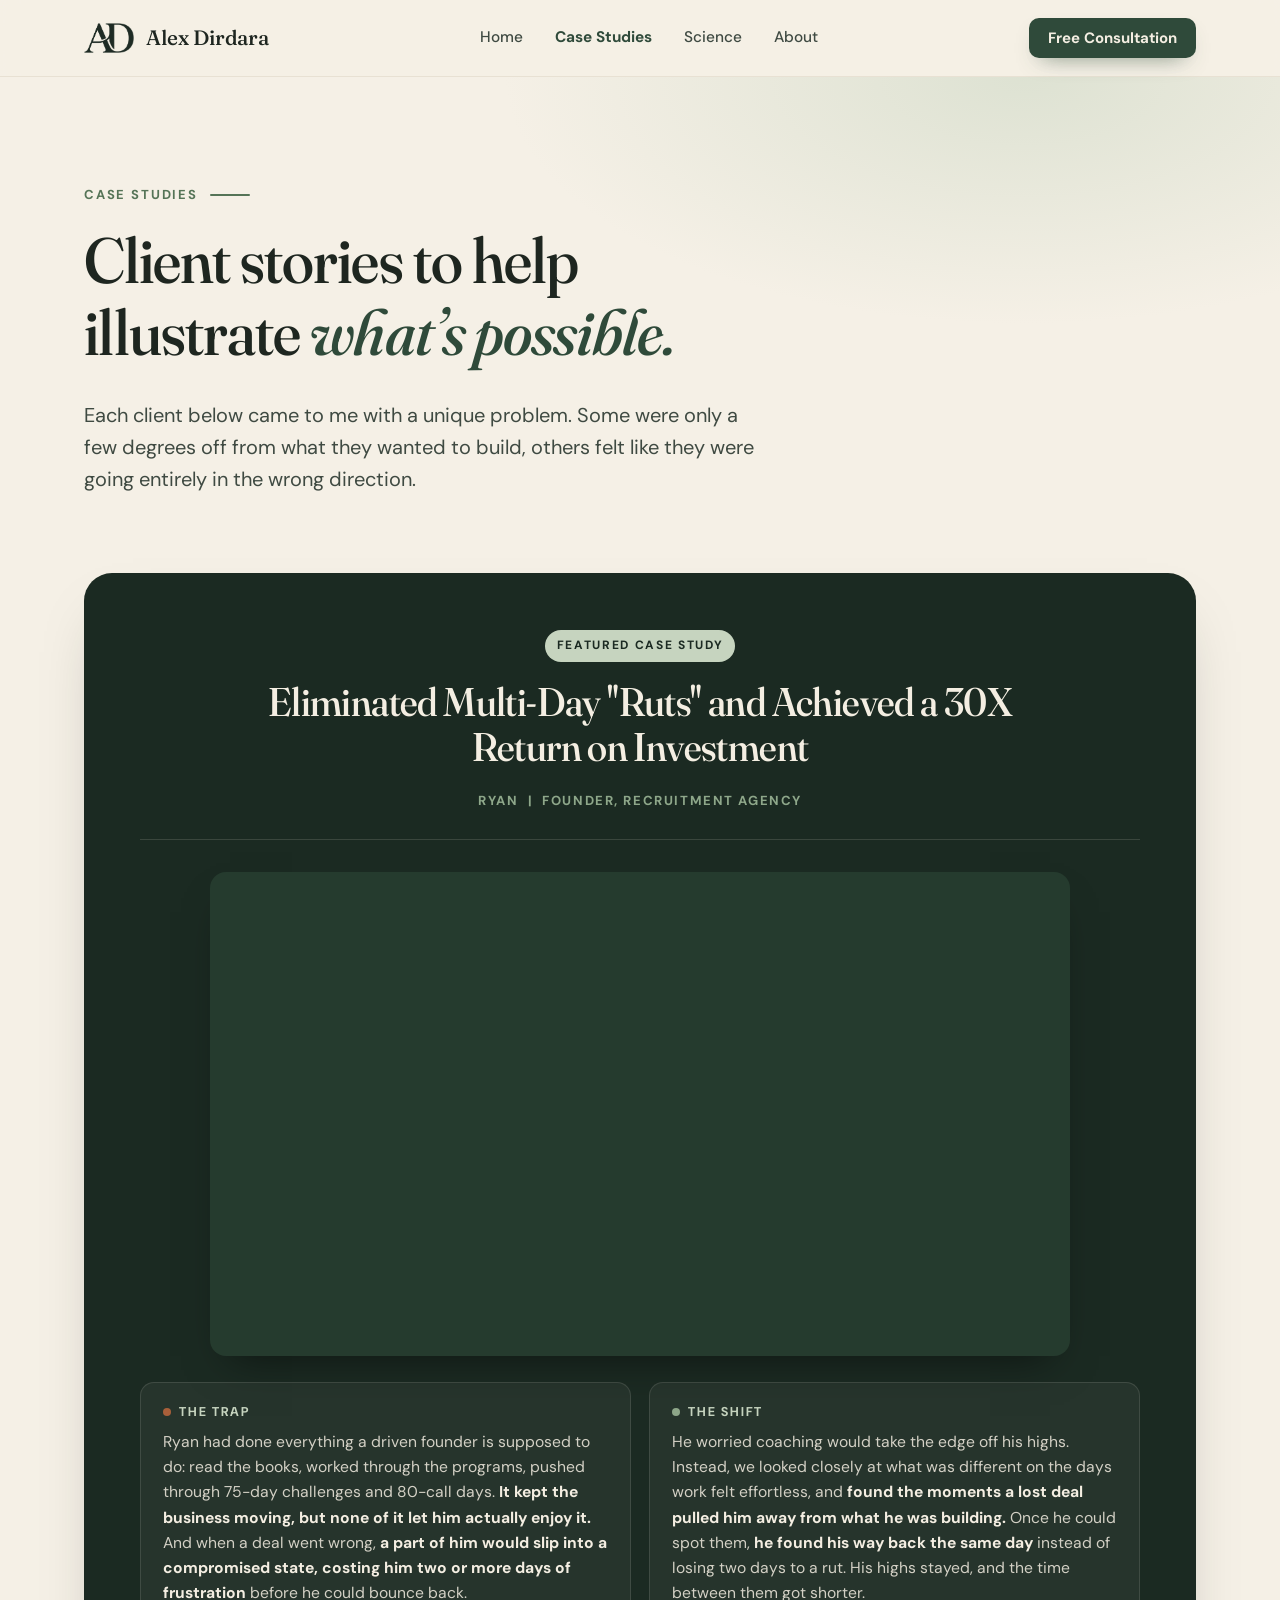
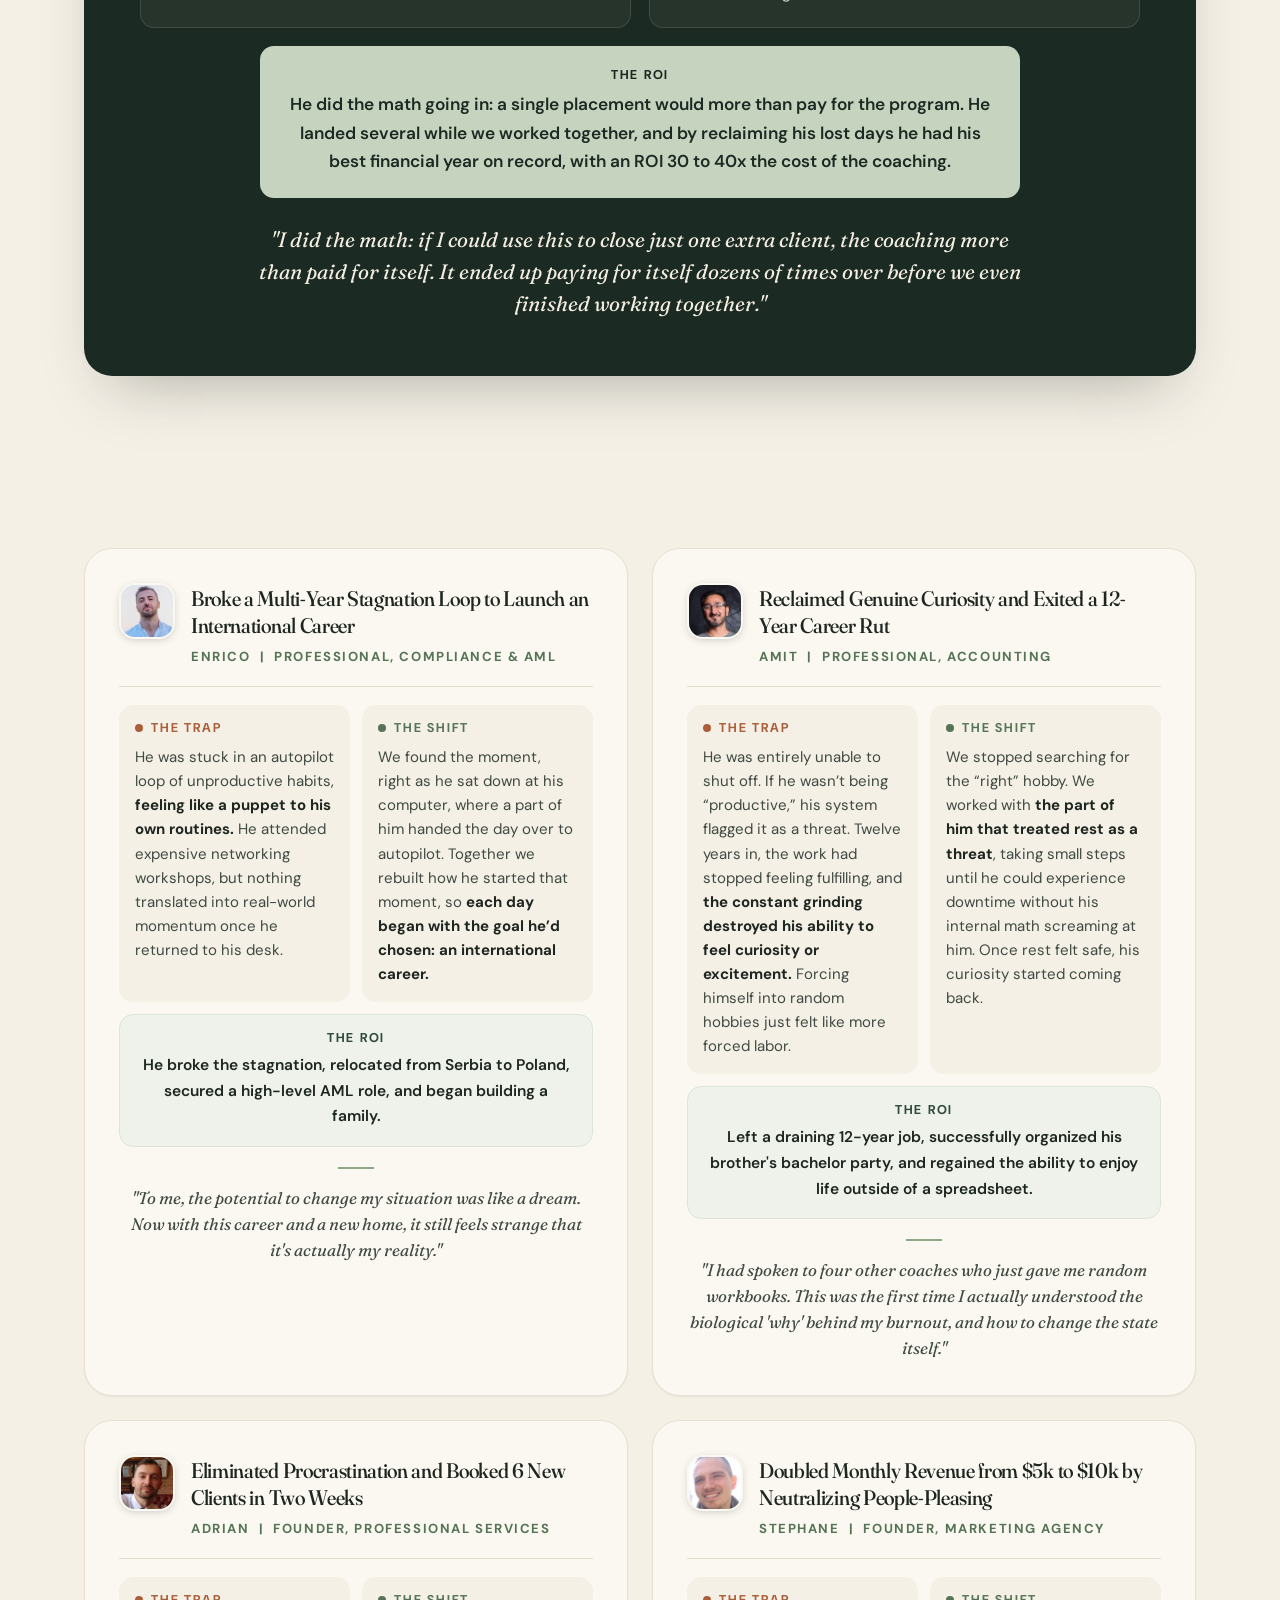
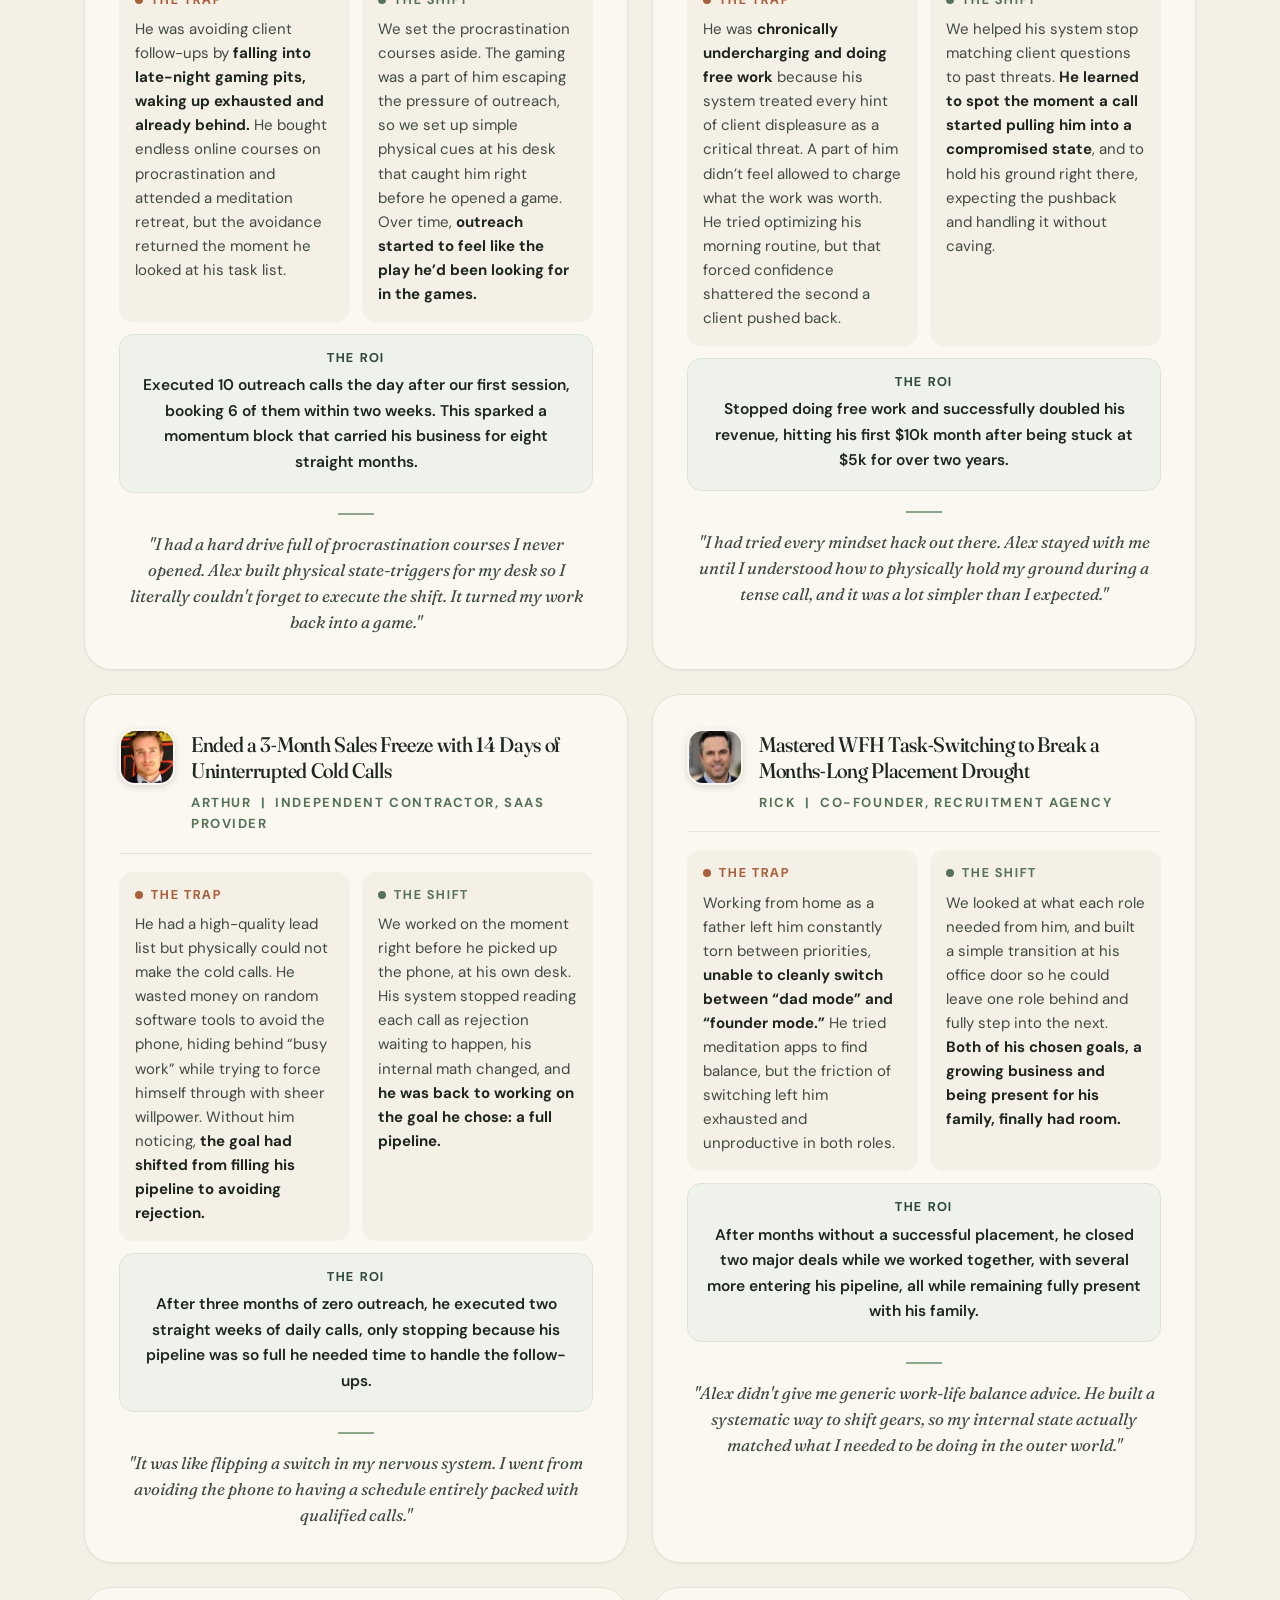
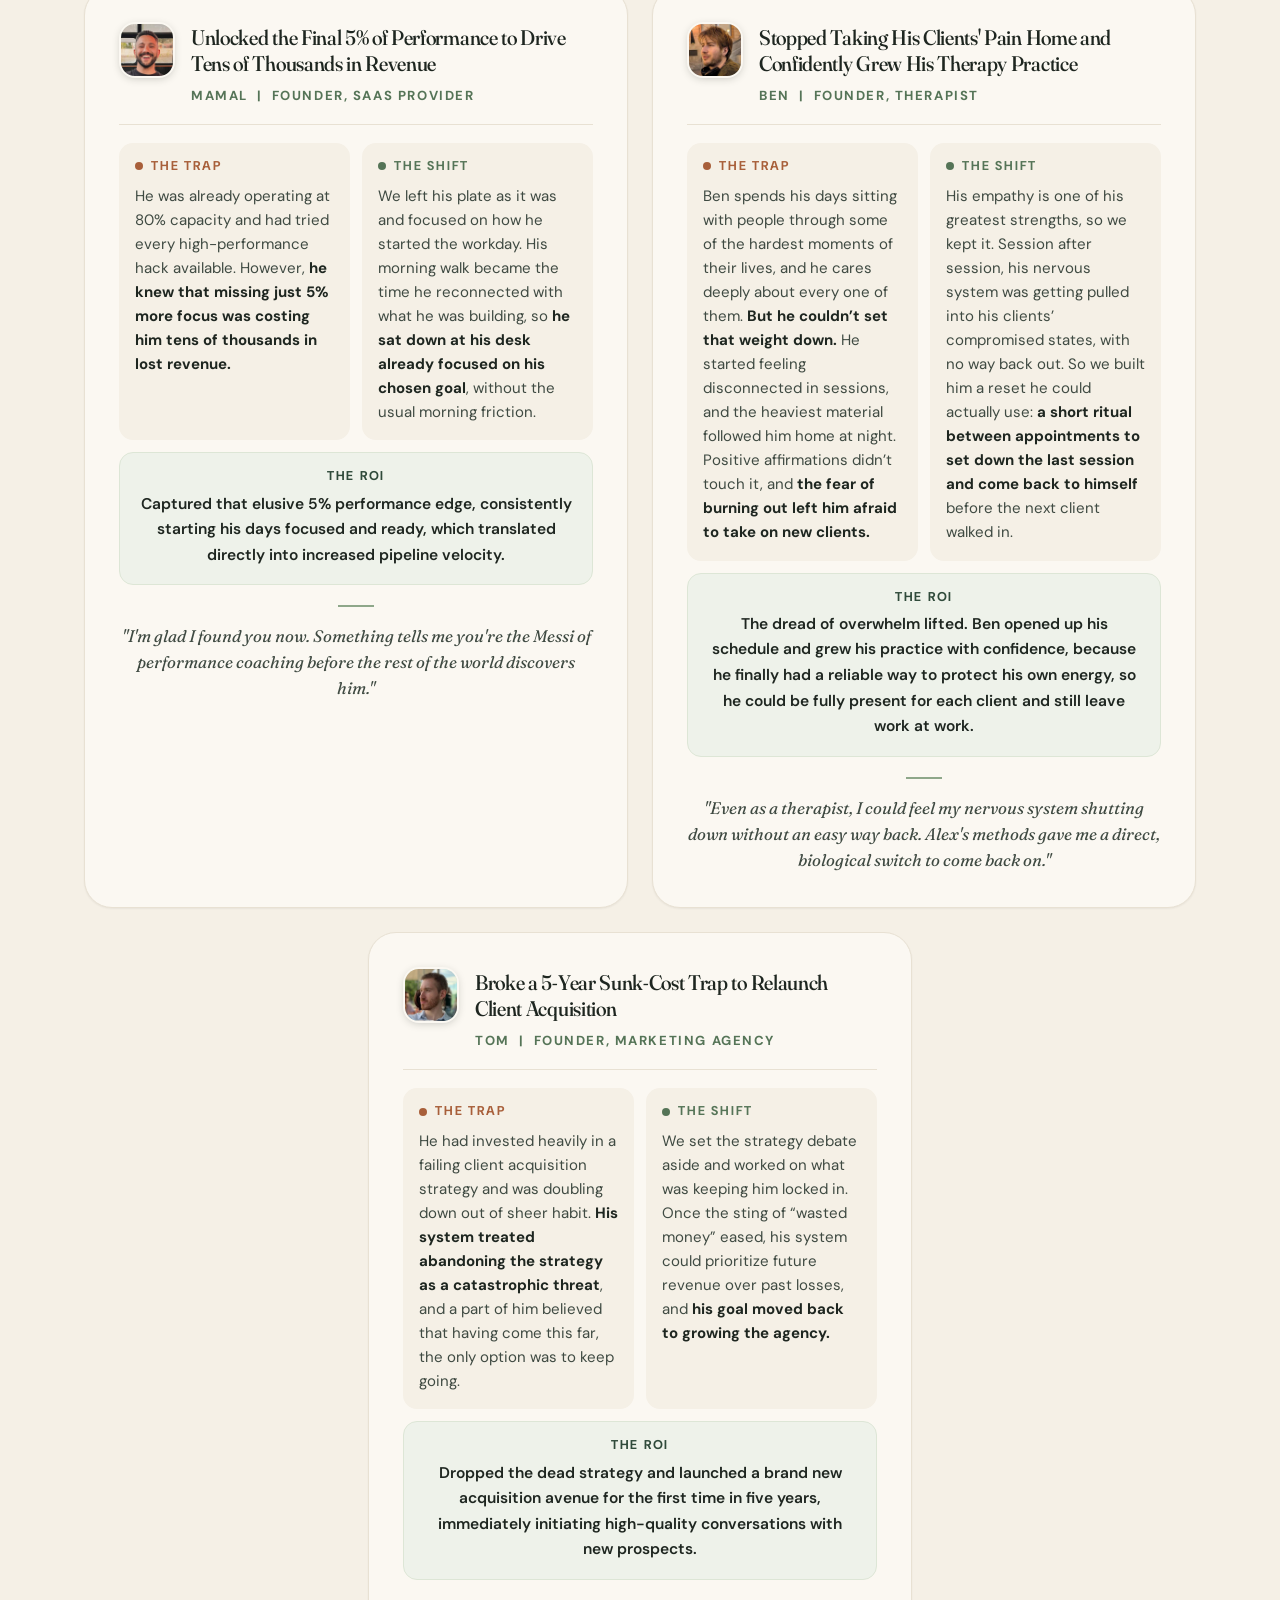
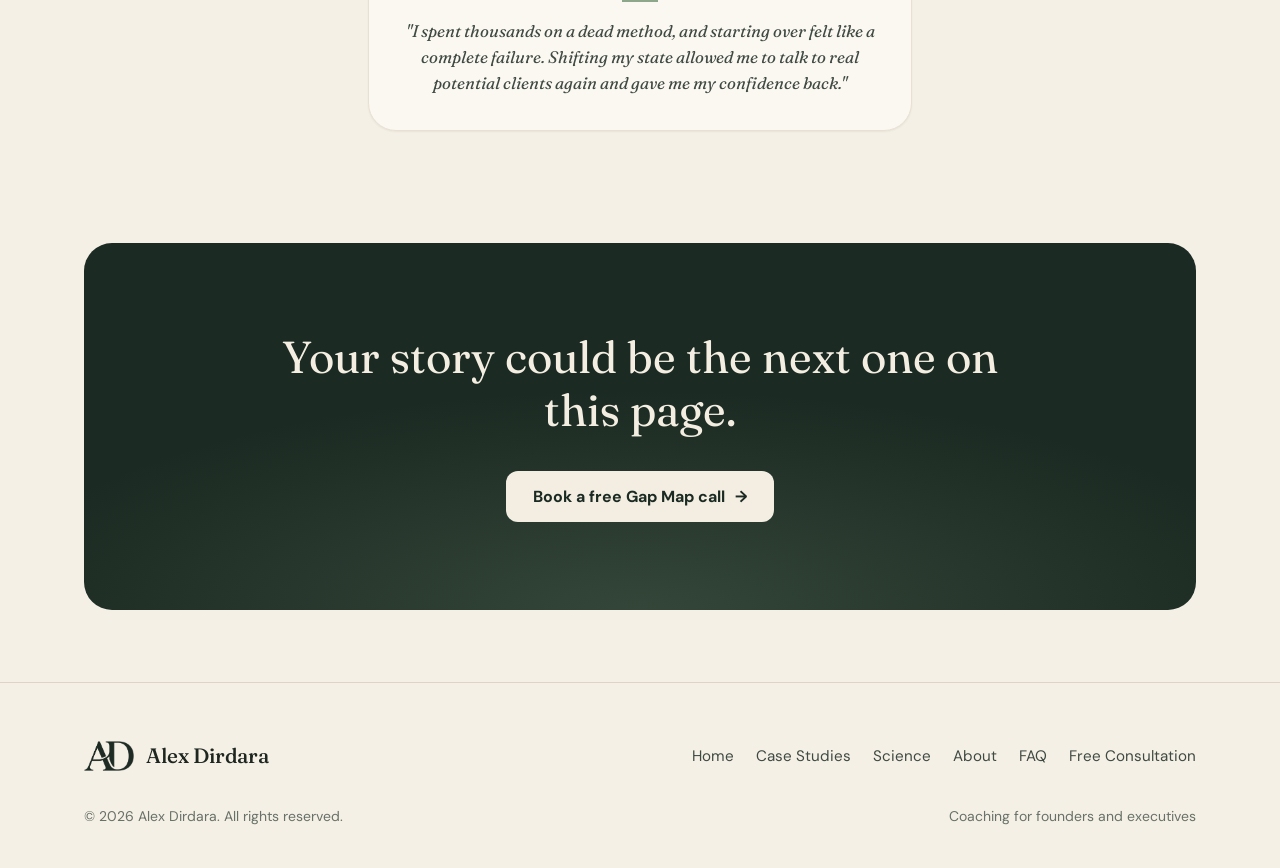
<file: casestudies.html>
<!doctype html>
<html lang="en" class="no-js">
<head>
  <meta charset="utf-8">
  <meta name="viewport" content="width=device-width, initial-scale=1">
  <title>Case Studies | Alex Dirdara</title>
  <meta name="description" content="Client stories from founders and professionals who stopped losing days to ruts, procrastination and people-pleasing, and got back to what they set out to build.">
  <meta property="og:title" content="Case Studies | Alex Dirdara">
  <meta property="og:image" content="https://alexdirdara.com/assets/img/alex-portrait.jpg">
  <link rel="icon" type="image/png" href="assets/img/favicon.png">
  <link rel="apple-touch-icon" href="assets/img/apple-touch-icon.png">
  <link rel="preconnect" href="https://fonts.googleapis.com">
  <link rel="preconnect" href="https://fonts.gstatic.com" crossorigin>
  <link href="https://fonts.googleapis.com/css2?family=DM+Sans:ital,opsz,wght@0,9..40,400..700;1,9..40,400..700&family=Fraunces:ital,opsz,wght,SOFT@0,9..144,300..600,0..100;1,9..144,300..600,0..100&display=swap" rel="stylesheet">
  <link rel="stylesheet" href="assets/css/styles.css">
</head>
<body>
  <a class="skip-link" href="#main">Skip to content</a>

  <header class="site-header">
    <div class="container header-inner">
      <a class="brand" href="/" aria-label="Alex Dirdara, home">
        <img src="assets/img/logo-ad.png" alt="" width="56" height="30">
        <span>Alex Dirdara</span>
      </a>
      <nav class="main-nav" aria-label="Main">
        <a href="/">Home</a>
        <a href="/casestudies" aria-current="page">Case Studies</a>
        <a href="/science">Science</a>
        <a href="/about">About</a>
      </nav>
      <div class="header-cta">
        <a class="btn btn-primary btn-sm" href="https://calendly.com/dirdara/gapmap" target="_blank" rel="noopener">Free Consultation</a>
        <button class="nav-toggle" type="button" aria-expanded="false" aria-controls="mobile-nav" aria-label="Open menu">
          <svg viewBox="0 0 24 24" fill="none" stroke="currentColor" stroke-width="1.8" stroke-linecap="round"><path d="M4 7h16M4 12h16M4 17h16"/></svg>
        </button>
      </div>
    </div>
    <div class="mobile-nav" id="mobile-nav">
      <ul>
        <li><a href="/">Home</a></li>
        <li><a href="/casestudies" aria-current="page">Case Studies</a></li>
        <li><a href="/science">Science</a></li>
        <li><a href="/about">About</a></li>
        <li><a class="btn btn-primary" href="https://calendly.com/dirdara/gapmap" target="_blank" rel="noopener">Free Consultation</a></li>
      </ul>
    </div>
  </header>

  <main id="main">

    <section class="page-intro">
      <div class="container">
        <div class="eyebrow with-rule">Case Studies</div>
        <h1>Client stories to help illustrate <span class="hl">what’s possible.</span></h1>
        <p class="lead">Each client below came to me with a unique problem. Some were only a few degrees off from what they wanted to build, others felt like they were going entirely in the wrong direction.</p>
      </div>
    </section>

    <!-- FEATURED: RYAN -->
    <section class="section-tight" style="padding-top:0">
      <div class="container">
        <article class="case-featured reveal" id="ryan">
          <div class="case-head">
            <span class="tag">Featured Case Study</span>
            <h2>Eliminated Multi-Day "Ruts" and Achieved a 30X Return on Investment</h2>
            <div class="case-meta">Ryan &nbsp;|&nbsp; Founder, Recruitment Agency</div>
          </div>

          <div class="video-embed featured-video">
            <iframe src="https://www.youtube-nocookie.com/embed/qOuGCW2dY8s?rel=0" title="Ryan's story: eliminating multi-day ruts" loading="lazy" allow="accelerometer; clipboard-write; encrypted-media; gyroscope; picture-in-picture; web-share" referrerpolicy="strict-origin-when-cross-origin" allowfullscreen></iframe>
          </div>

          <div class="case-pair">
            <div class="case-block trap">
              <h4><span class="dot" aria-hidden="true"></span>The Trap</h4>
              <p>Ryan had done everything a driven founder is supposed to do: read the books, worked through the programs, pushed through 75-day challenges and 80-call days. <strong>It kept the business moving, but none of it let him actually enjoy it.</strong> And when a deal went wrong, <strong>a part of him would slip into a compromised state, costing him two or more days of frustration</strong> before he could bounce back.</p>
            </div>
            <div class="case-block shift">
              <h4><span class="dot" aria-hidden="true"></span>The Shift</h4>
              <p>He worried coaching would take the edge off his highs. Instead, we looked closely at what was different on the days work felt effortless, and <strong>found the moments a lost deal pulled him away from what he was building.</strong> Once he could spot them, <strong>he found his way back the same day</strong> instead of losing two days to a rut. His highs stayed, and the time between them got shorter.</p>
            </div>
          </div>
          <div class="case-roi">
            <h4>The ROI</h4>
            <p>He did the math going in: a single placement would more than pay for the program. He landed several while we worked together, and by reclaiming his lost days he had his best financial year on record, with an ROI 30 to 40x the cost of the coaching.</p>
          </div>
          <blockquote class="case-quote">"I did the math: if I could use this to close just one extra client, the coaching more than paid for itself. It ended up paying for itself dozens of times over before we even finished working together."</blockquote>
        </article>
      </div>
    </section>

    <!-- ALL CASE STUDIES -->
    <section class="section-tight" style="padding-bottom:clamp(64px, 9vw, 112px)">
      <div class="container">
        <!-- PHOTOS: client photos live in assets/img/clients/. To add one, replace the letter
             inside .avatar-slot with <img src="assets/img/clients/NAME.jpg" alt="NAME" width="56" height="56"> -->
        <div class="case-grid">

          <article class="case-card reveal" id="enrico">
            <div class="case-card-head">
              <div class="avatar-slot"><img src="assets/img/clients/enrico.jpg" alt="Enrico" width="56" height="56" loading="lazy"></div>
              <div>
                <h3>Broke a Multi-Year Stagnation Loop to Launch an International Career</h3>
                <div class="case-meta">Enrico &nbsp;|&nbsp; Professional, Compliance &amp; AML</div>
              </div>
            </div>
            <div class="case-pair">
              <div class="case-block trap"><h4><span class="dot" aria-hidden="true"></span>The Trap</h4><p>He was stuck in an autopilot loop of unproductive habits, <strong>feeling like a puppet to his own routines.</strong> He attended expensive networking workshops, but nothing translated into real-world momentum once he returned to his desk.</p></div>
              <div class="case-block shift"><h4><span class="dot" aria-hidden="true"></span>The Shift</h4><p>We found the moment, right as he sat down at his computer, where a part of him handed the day over to autopilot. Together we rebuilt how he started that moment, so <strong>each day began with the goal he’d chosen: an international career.</strong></p></div>
            </div>
            <div class="case-roi"><h4>The ROI</h4><p>He broke the stagnation, relocated from Serbia to Poland, secured a high-level AML role, and began building a family.</p></div>
            <blockquote class="case-quote">"To me, the potential to change my situation was like a dream. Now with this career and a new home, it still feels strange that it's actually my reality."</blockquote>
          </article>

          <article class="case-card reveal" id="amit">
            <div class="case-card-head">
              <div class="avatar-slot"><img src="assets/img/clients/amit.jpg" alt="Amit" width="56" height="56" loading="lazy"></div>
              <div>
                <h3>Reclaimed Genuine Curiosity and Exited a 12-Year Career Rut</h3>
                <div class="case-meta">Amit &nbsp;|&nbsp; Professional, Accounting</div>
              </div>
            </div>
            <div class="case-pair">
              <div class="case-block trap"><h4><span class="dot" aria-hidden="true"></span>The Trap</h4><p>He was entirely unable to shut off. If he wasn’t being “productive,” his system flagged it as a threat. Twelve years in, the work had stopped feeling fulfilling, and <strong>the constant grinding destroyed his ability to feel curiosity or excitement.</strong> Forcing himself into random hobbies just felt like more forced labor.</p></div>
              <div class="case-block shift"><h4><span class="dot" aria-hidden="true"></span>The Shift</h4><p>We stopped searching for the “right” hobby. We worked with <strong>the part of him that treated rest as a threat</strong>, taking small steps until he could experience downtime without his internal math screaming at him. Once rest felt safe, his curiosity started coming back.</p></div>
            </div>
            <div class="case-roi"><h4>The ROI</h4><p>Left a draining 12-year job, successfully organized his brother's bachelor party, and regained the ability to enjoy life outside of a spreadsheet.</p></div>
            <blockquote class="case-quote">"I had spoken to four other coaches who just gave me random workbooks. This was the first time I actually understood the biological 'why' behind my burnout, and how to change the state itself."</blockquote>
          </article>

          <article class="case-card reveal" id="adrian">
            <div class="case-card-head">
              <div class="avatar-slot"><img src="assets/img/clients/adrian.jpg" alt="Adrian" width="56" height="56" loading="lazy"></div>
              <div>
                <h3>Eliminated Procrastination and Booked 6 New Clients in Two Weeks</h3>
                <div class="case-meta">Adrian &nbsp;|&nbsp; Founder, Professional Services</div>
              </div>
            </div>
            <div class="case-pair">
              <div class="case-block trap"><h4><span class="dot" aria-hidden="true"></span>The Trap</h4><p>He was avoiding client follow-ups by <strong>falling into late-night gaming pits, waking up exhausted and already behind.</strong> He bought endless online courses on procrastination and attended a meditation retreat, but the avoidance returned the moment he looked at his task list.</p></div>
              <div class="case-block shift"><h4><span class="dot" aria-hidden="true"></span>The Shift</h4><p>We set the procrastination courses aside. The gaming was a part of him escaping the pressure of outreach, so we set up simple physical cues at his desk that caught him right before he opened a game. Over time, <strong>outreach started to feel like the play he’d been looking for in the games.</strong></p></div>
            </div>
            <div class="case-roi"><h4>The ROI</h4><p>Executed 10 outreach calls the day after our first session, booking 6 of them within two weeks. This sparked a momentum block that carried his business for eight straight months.</p></div>
            <blockquote class="case-quote">"I had a hard drive full of procrastination courses I never opened. Alex built physical state-triggers for my desk so I literally couldn't forget to execute the shift. It turned my work back into a game."</blockquote>
          </article>

          <article class="case-card reveal" id="stephane">
            <div class="case-card-head">
              <div class="avatar-slot"><img src="assets/img/clients/stephane.jpg" alt="Stephane" width="56" height="56" loading="lazy"></div>
              <div>
                <h3>Doubled Monthly Revenue from $5k to $10k by Neutralizing People-Pleasing</h3>
                <div class="case-meta">Stephane &nbsp;|&nbsp; Founder, Marketing Agency</div>
              </div>
            </div>
            <div class="case-pair">
              <div class="case-block trap"><h4><span class="dot" aria-hidden="true"></span>The Trap</h4><p>He was <strong>chronically undercharging and doing free work</strong> because his system treated every hint of client displeasure as a critical threat. A part of him didn’t feel allowed to charge what the work was worth. He tried optimizing his morning routine, but that forced confidence shattered the second a client pushed back.</p></div>
              <div class="case-block shift"><h4><span class="dot" aria-hidden="true"></span>The Shift</h4><p>We helped his system stop matching client questions to past threats. <strong>He learned to spot the moment a call started pulling him into a compromised state</strong>, and to hold his ground right there, expecting the pushback and handling it without caving.</p></div>
            </div>
            <div class="case-roi"><h4>The ROI</h4><p>Stopped doing free work and successfully doubled his revenue, hitting his first $10k month after being stuck at $5k for over two years.</p></div>
            <blockquote class="case-quote">"I had tried every mindset hack out there. Alex stayed with me until I understood how to physically hold my ground during a tense call, and it was a lot simpler than I expected."</blockquote>
          </article>

          <article class="case-card reveal" id="arthur">
            <div class="case-card-head">
              <div class="avatar-slot"><img src="assets/img/clients/arthur.jpg" alt="Arthur" width="56" height="56" loading="lazy"></div>
              <div>
                <h3>Ended a 3-Month Sales Freeze with 14 Days of Uninterrupted Cold Calls</h3>
                <div class="case-meta">Arthur &nbsp;|&nbsp; Independent Contractor, SaaS Provider</div>
              </div>
            </div>
            <div class="case-pair">
              <div class="case-block trap"><h4><span class="dot" aria-hidden="true"></span>The Trap</h4><p>He had a high-quality lead list but physically could not make the cold calls. He wasted money on random software tools to avoid the phone, hiding behind “busy work” while trying to force himself through with sheer willpower. Without him noticing, <strong>the goal had shifted from filling his pipeline to avoiding rejection.</strong></p></div>
              <div class="case-block shift"><h4><span class="dot" aria-hidden="true"></span>The Shift</h4><p>We worked on the moment right before he picked up the phone, at his own desk. His system stopped reading each call as rejection waiting to happen, his internal math changed, and <strong>he was back to working on the goal he chose: a full pipeline.</strong></p></div>
            </div>
            <div class="case-roi"><h4>The ROI</h4><p>After three months of zero outreach, he executed two straight weeks of daily calls, only stopping because his pipeline was so full he needed time to handle the follow-ups.</p></div>
            <blockquote class="case-quote">"It was like flipping a switch in my nervous system. I went from avoiding the phone to having a schedule entirely packed with qualified calls."</blockquote>
          </article>

          <article class="case-card reveal" id="rick">
            <div class="case-card-head">
              <div class="avatar-slot"><img src="assets/img/clients/rick.jpg" alt="Rick" width="56" height="56" loading="lazy"></div>
              <div>
                <h3>Mastered WFH Task-Switching to Break a Months-Long Placement Drought</h3>
                <div class="case-meta">Rick &nbsp;|&nbsp; Co-Founder, Recruitment Agency</div>
              </div>
            </div>
            <div class="case-pair">
              <div class="case-block trap"><h4><span class="dot" aria-hidden="true"></span>The Trap</h4><p>Working from home as a father left him constantly torn between priorities, <strong>unable to cleanly switch between “dad mode” and “founder mode.”</strong> He tried meditation apps to find balance, but the friction of switching left him exhausted and unproductive in both roles.</p></div>
              <div class="case-block shift"><h4><span class="dot" aria-hidden="true"></span>The Shift</h4><p>We looked at what each role needed from him, and built a simple transition at his office door so he could leave one role behind and fully step into the next. <strong>Both of his chosen goals, a growing business and being present for his family, finally had room.</strong></p></div>
            </div>
            <div class="case-roi"><h4>The ROI</h4><p>After months without a successful placement, he closed two major deals while we worked together, with several more entering his pipeline, all while remaining fully present with his family.</p></div>
            <blockquote class="case-quote">"Alex didn't give me generic work-life balance advice. He built a systematic way to shift gears, so my internal state actually matched what I needed to be doing in the outer world."</blockquote>
          </article>

          <article class="case-card reveal" id="mamal">
            <div class="case-card-head">
              <div class="avatar-slot"><img src="assets/img/clients/mamal.jpg" alt="Mamal" width="56" height="56" loading="lazy"></div>
              <div>
                <h3>Unlocked the Final 5% of Performance to Drive Tens of Thousands in Revenue</h3>
                <div class="case-meta">Mamal &nbsp;|&nbsp; Founder, SaaS Provider</div>
              </div>
            </div>
            <div class="case-pair">
              <div class="case-block trap"><h4><span class="dot" aria-hidden="true"></span>The Trap</h4><p>He was already operating at 80% capacity and had tried every high-performance hack available. However, <strong>he knew that missing just 5% more focus was costing him tens of thousands in lost revenue.</strong></p></div>
              <div class="case-block shift"><h4><span class="dot" aria-hidden="true"></span>The Shift</h4><p>We left his plate as it was and focused on how he started the workday. His morning walk became the time he reconnected with what he was building, so <strong>he sat down at his desk already focused on his chosen goal</strong>, without the usual morning friction.</p></div>
            </div>
            <div class="case-roi"><h4>The ROI</h4><p>Captured that elusive 5% performance edge, consistently starting his days focused and ready, which translated directly into increased pipeline velocity.</p></div>
            <blockquote class="case-quote">"I'm glad I found you now. Something tells me you're the Messi of performance coaching before the rest of the world discovers him."</blockquote>
          </article>

          <article class="case-card reveal" id="ben">
            <div class="case-card-head">
              <div class="avatar-slot"><img src="assets/img/clients/ben.jpg" alt="Ben" width="56" height="56" loading="lazy"></div>
              <div>
                <h3>Stopped Taking His Clients' Pain Home and Confidently Grew His Therapy Practice</h3>
                <div class="case-meta">Ben &nbsp;|&nbsp; Founder, Therapist</div>
              </div>
            </div>
            <div class="case-pair">
              <div class="case-block trap"><h4><span class="dot" aria-hidden="true"></span>The Trap</h4><p>Ben spends his days sitting with people through some of the hardest moments of their lives, and he cares deeply about every one of them. <strong>But he couldn’t set that weight down.</strong> He started feeling disconnected in sessions, and the heaviest material followed him home at night. Positive affirmations didn’t touch it, and <strong>the fear of burning out left him afraid to take on new clients.</strong></p></div>
              <div class="case-block shift"><h4><span class="dot" aria-hidden="true"></span>The Shift</h4><p>His empathy is one of his greatest strengths, so we kept it. Session after session, his nervous system was getting pulled into his clients’ compromised states, with no way back out. So we built him a reset he could actually use: <strong>a short ritual between appointments to set down the last session and come back to himself</strong> before the next client walked in.</p></div>
            </div>
            <div class="case-roi"><h4>The ROI</h4><p>The dread of overwhelm lifted. Ben opened up his schedule and grew his practice with confidence, because he finally had a reliable way to protect his own energy, so he could be fully present for each client and still leave work at work.</p></div>
            <blockquote class="case-quote">"Even as a therapist, I could feel my nervous system shutting down without an easy way back. Alex's methods gave me a direct, biological switch to come back on."</blockquote>
          </article>

          <article class="case-card span reveal" id="tom">
            <div class="case-card-head">
              <div class="avatar-slot"><img src="assets/img/clients/tom.jpg" alt="Tom" width="56" height="56" loading="lazy"></div>
              <div>
                <h3>Broke a 5-Year Sunk-Cost Trap to Relaunch Client Acquisition</h3>
                <div class="case-meta">Tom &nbsp;|&nbsp; Founder, Marketing Agency</div>
              </div>
            </div>
            <div class="case-pair">
              <div class="case-block trap"><h4><span class="dot" aria-hidden="true"></span>The Trap</h4><p>He had invested heavily in a failing client acquisition strategy and was doubling down out of sheer habit. <strong>His system treated abandoning the strategy as a catastrophic threat</strong>, and a part of him believed that having come this far, the only option was to keep going.</p></div>
              <div class="case-block shift"><h4><span class="dot" aria-hidden="true"></span>The Shift</h4><p>We set the strategy debate aside and worked on what was keeping him locked in. Once the sting of “wasted money” eased, his system could prioritize future revenue over past losses, and <strong>his goal moved back to growing the agency.</strong></p></div>
            </div>
            <div class="case-roi"><h4>The ROI</h4><p>Dropped the dead strategy and launched a brand new acquisition avenue for the first time in five years, immediately initiating high-quality conversations with new prospects.</p></div>
            <blockquote class="case-quote">"I spent thousands on a dead method, and starting over felt like a complete failure. Shifting my state allowed me to talk to real potential clients again and gave me my confidence back."</blockquote>
          </article>

        </div>
      </div>
    </section>

    <section class="section-tight" style="padding-top:0">
      <div class="container">
        <div class="closing reveal">
          <p class="big" style="margin-top:0">Your story could be the next one on this page.</p>
          <a class="btn btn-light" href="https://calendly.com/dirdara/gapmap" target="_blank" rel="noopener">Book a free Gap Map call <span class="arrow" aria-hidden="true">&rarr;</span></a>
        </div>
      </div>
    </section>

  </main>

  <footer class="site-footer" style="margin-top:0">
    <div class="container">
      <div class="footer-inner">
        <a class="brand" href="/" aria-label="Alex Dirdara, home">
          <img src="assets/img/logo-ad.png" alt="" width="56" height="30">
          <span>Alex Dirdara</span>
        </a>
        <nav class="footer-nav" aria-label="Footer">
          <a href="/">Home</a>
          <a href="/casestudies">Case Studies</a>
          <a href="/science">Science</a>
          <a href="/about">About</a>
          <a href="/#faq">FAQ</a>
          <a href="https://calendly.com/dirdara/gapmap" target="_blank" rel="noopener">Free Consultation</a>
        </nav>
      </div>
      <div class="footer-base">
        <span>&copy; <span data-year>2026</span> Alex Dirdara. All rights reserved.</span>
        <span>Coaching for founders and executives</span>
      </div>
    </div>
  </footer>

  <script src="assets/js/main.js"></script>
</body>
</html>
</file>
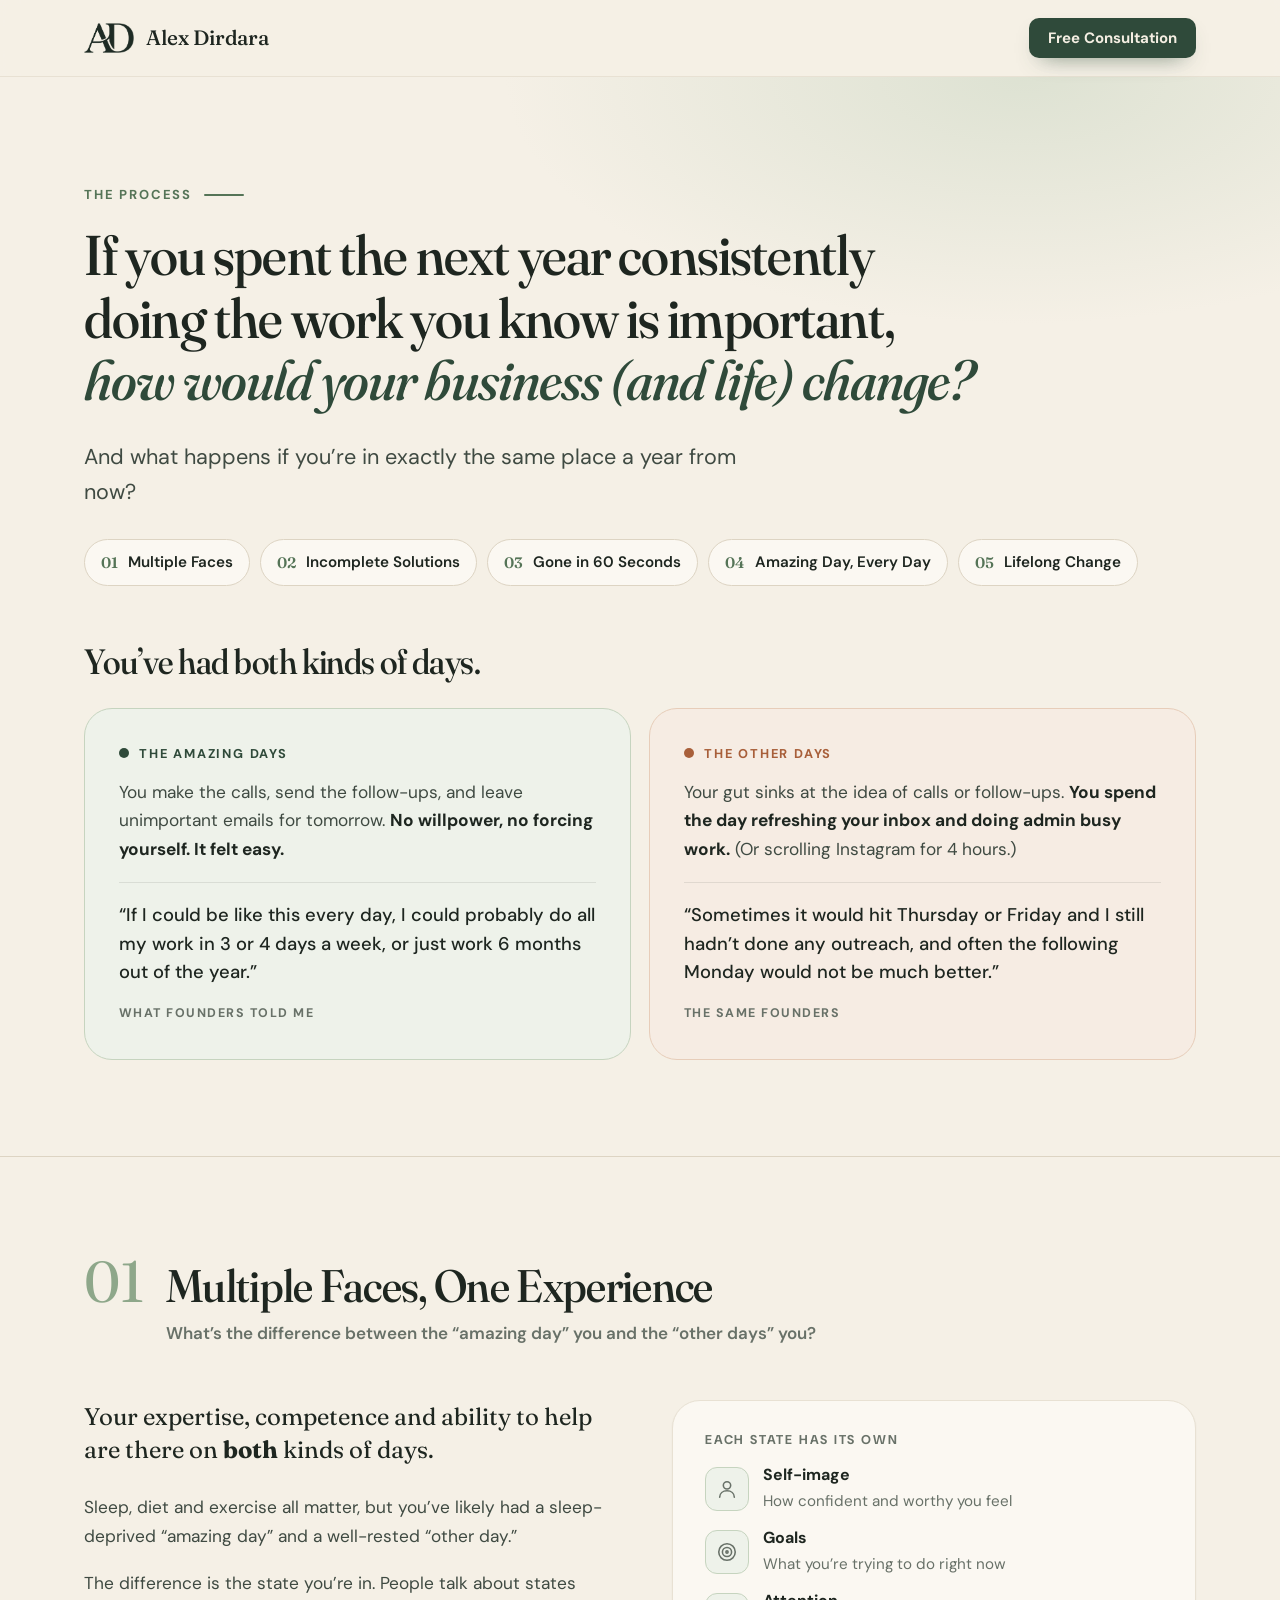
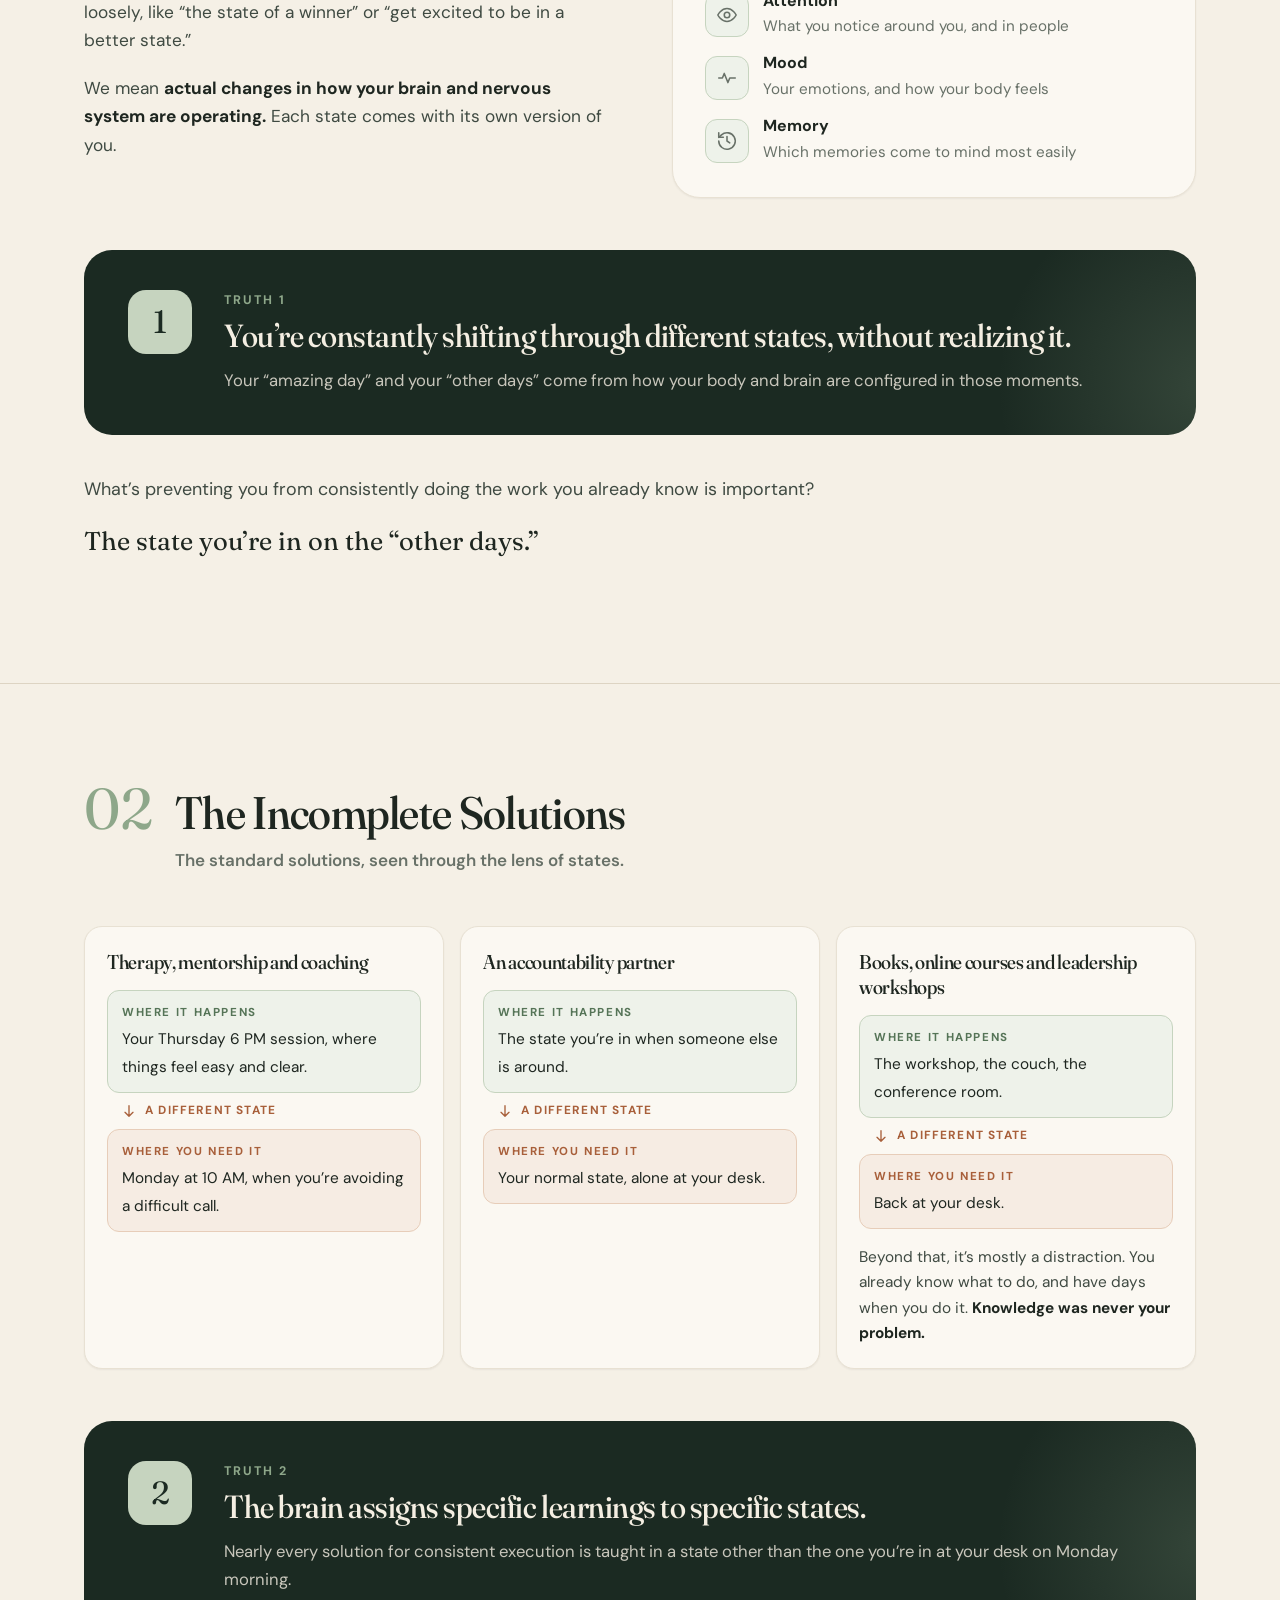
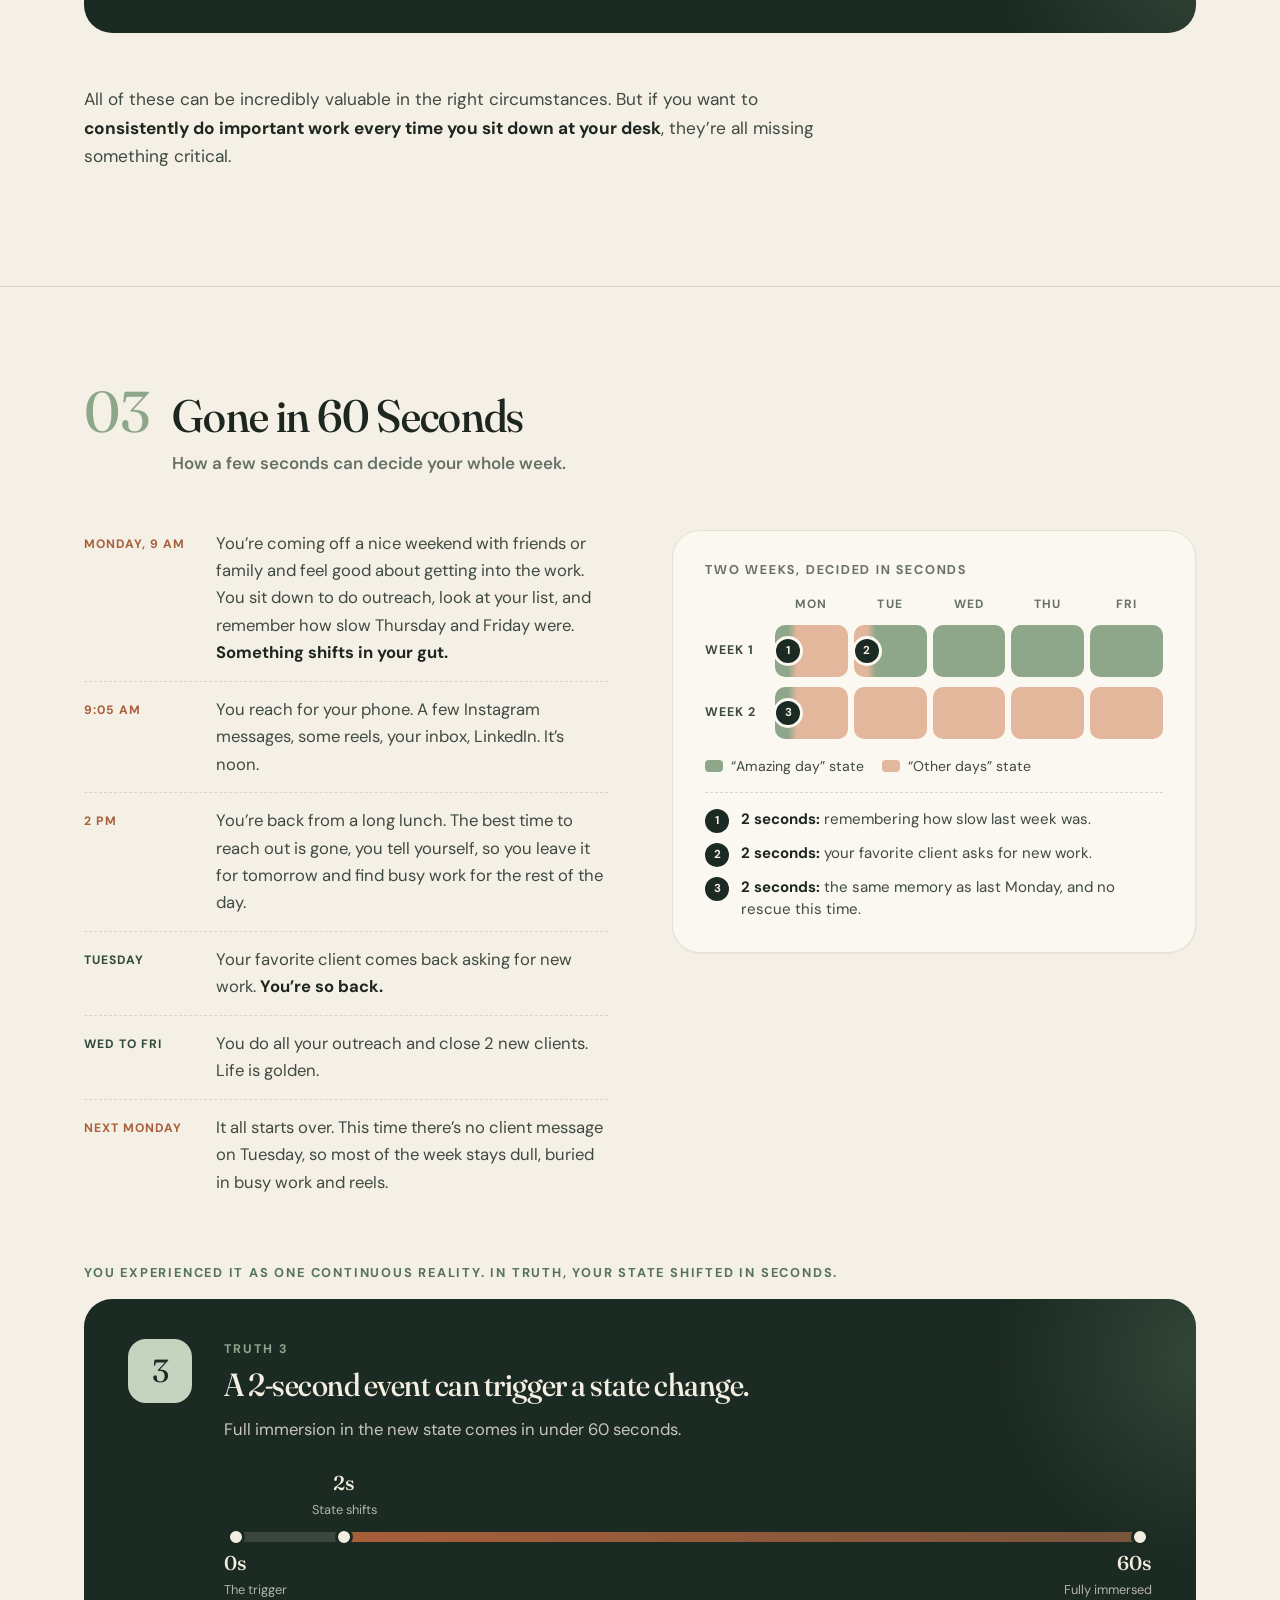
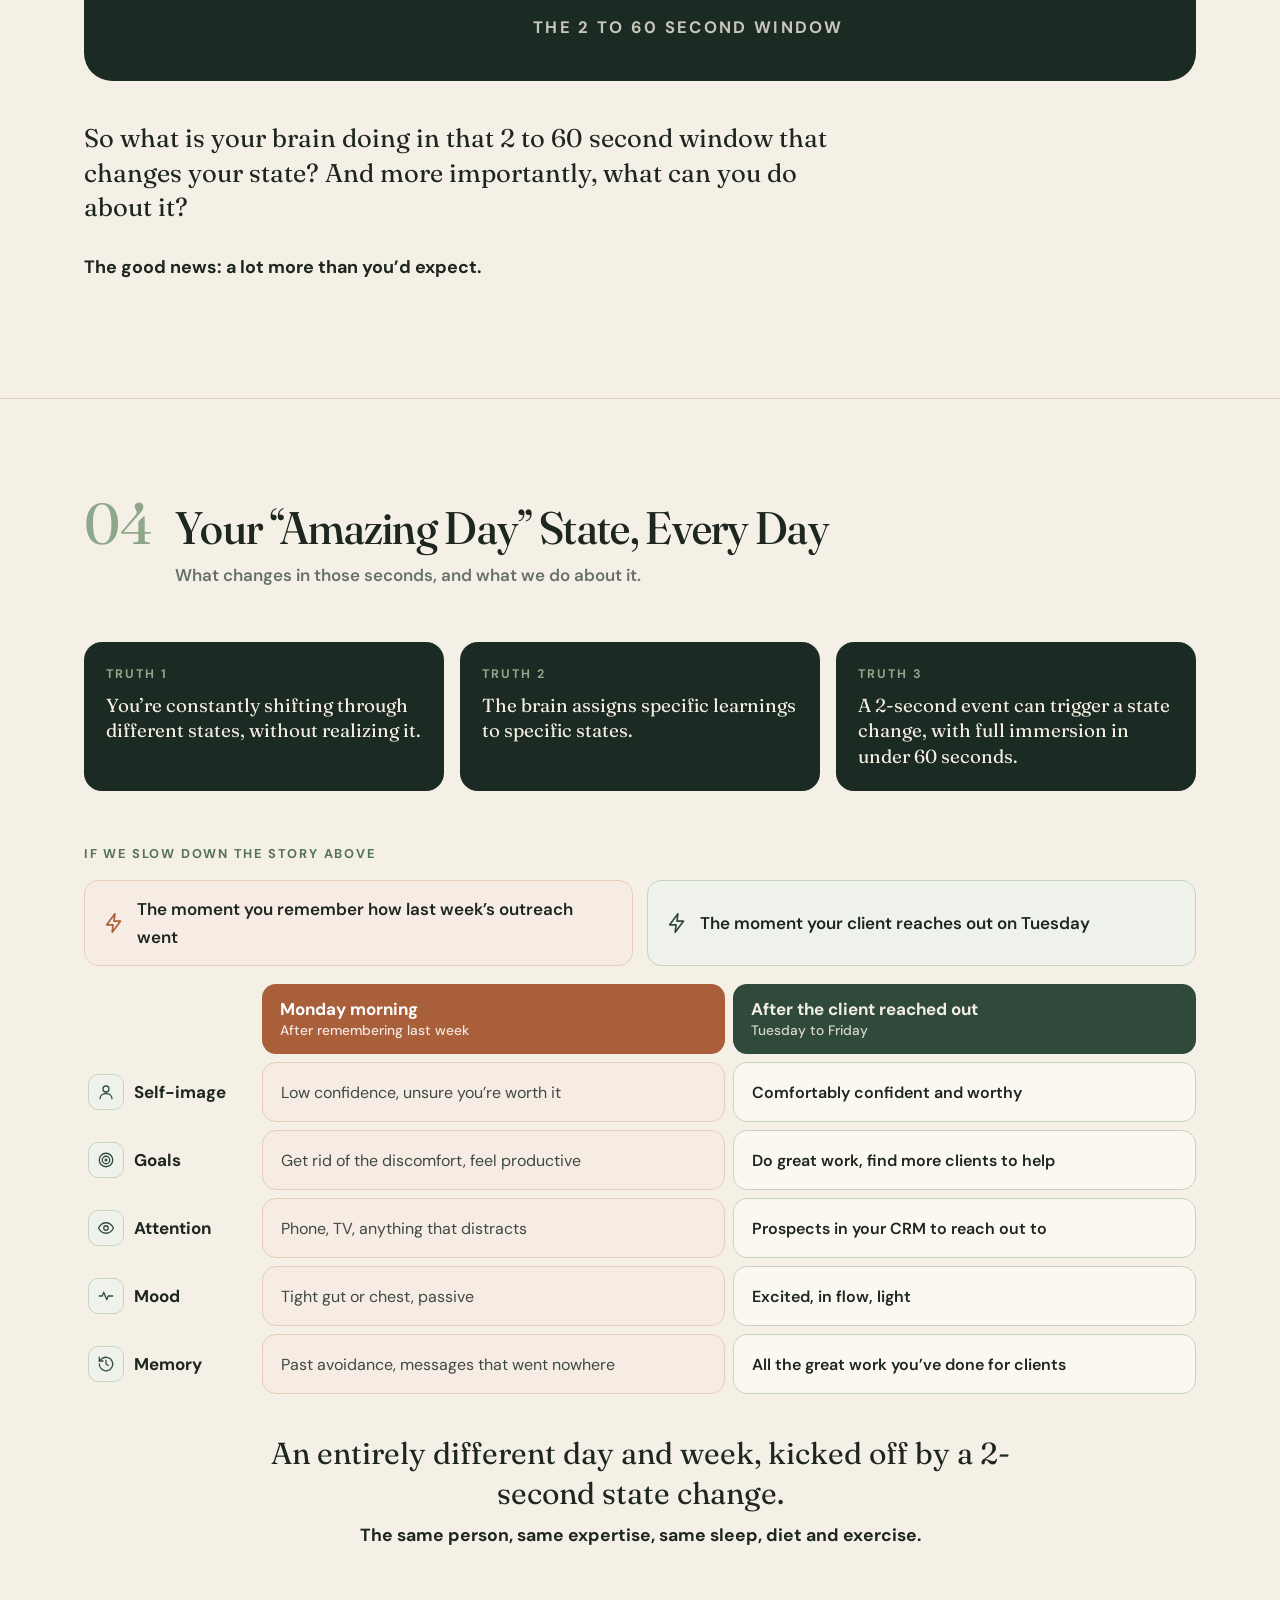
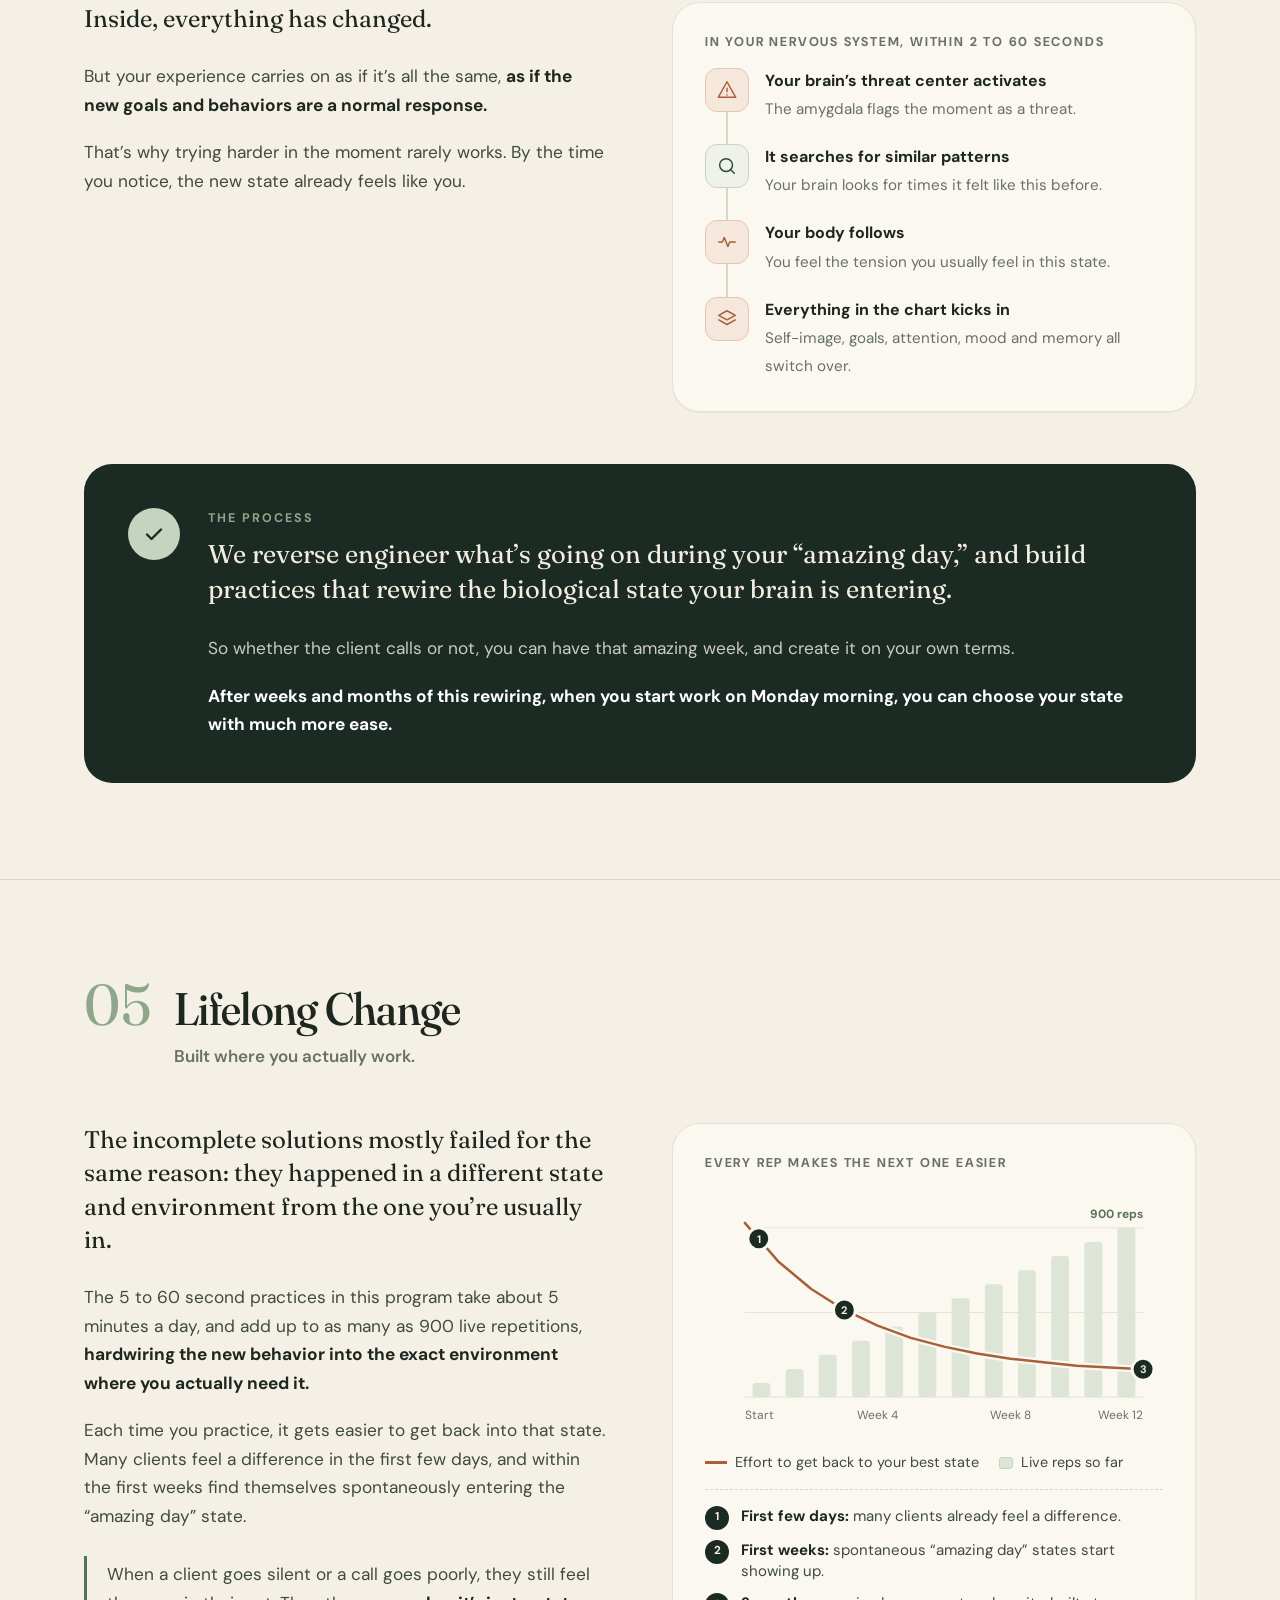
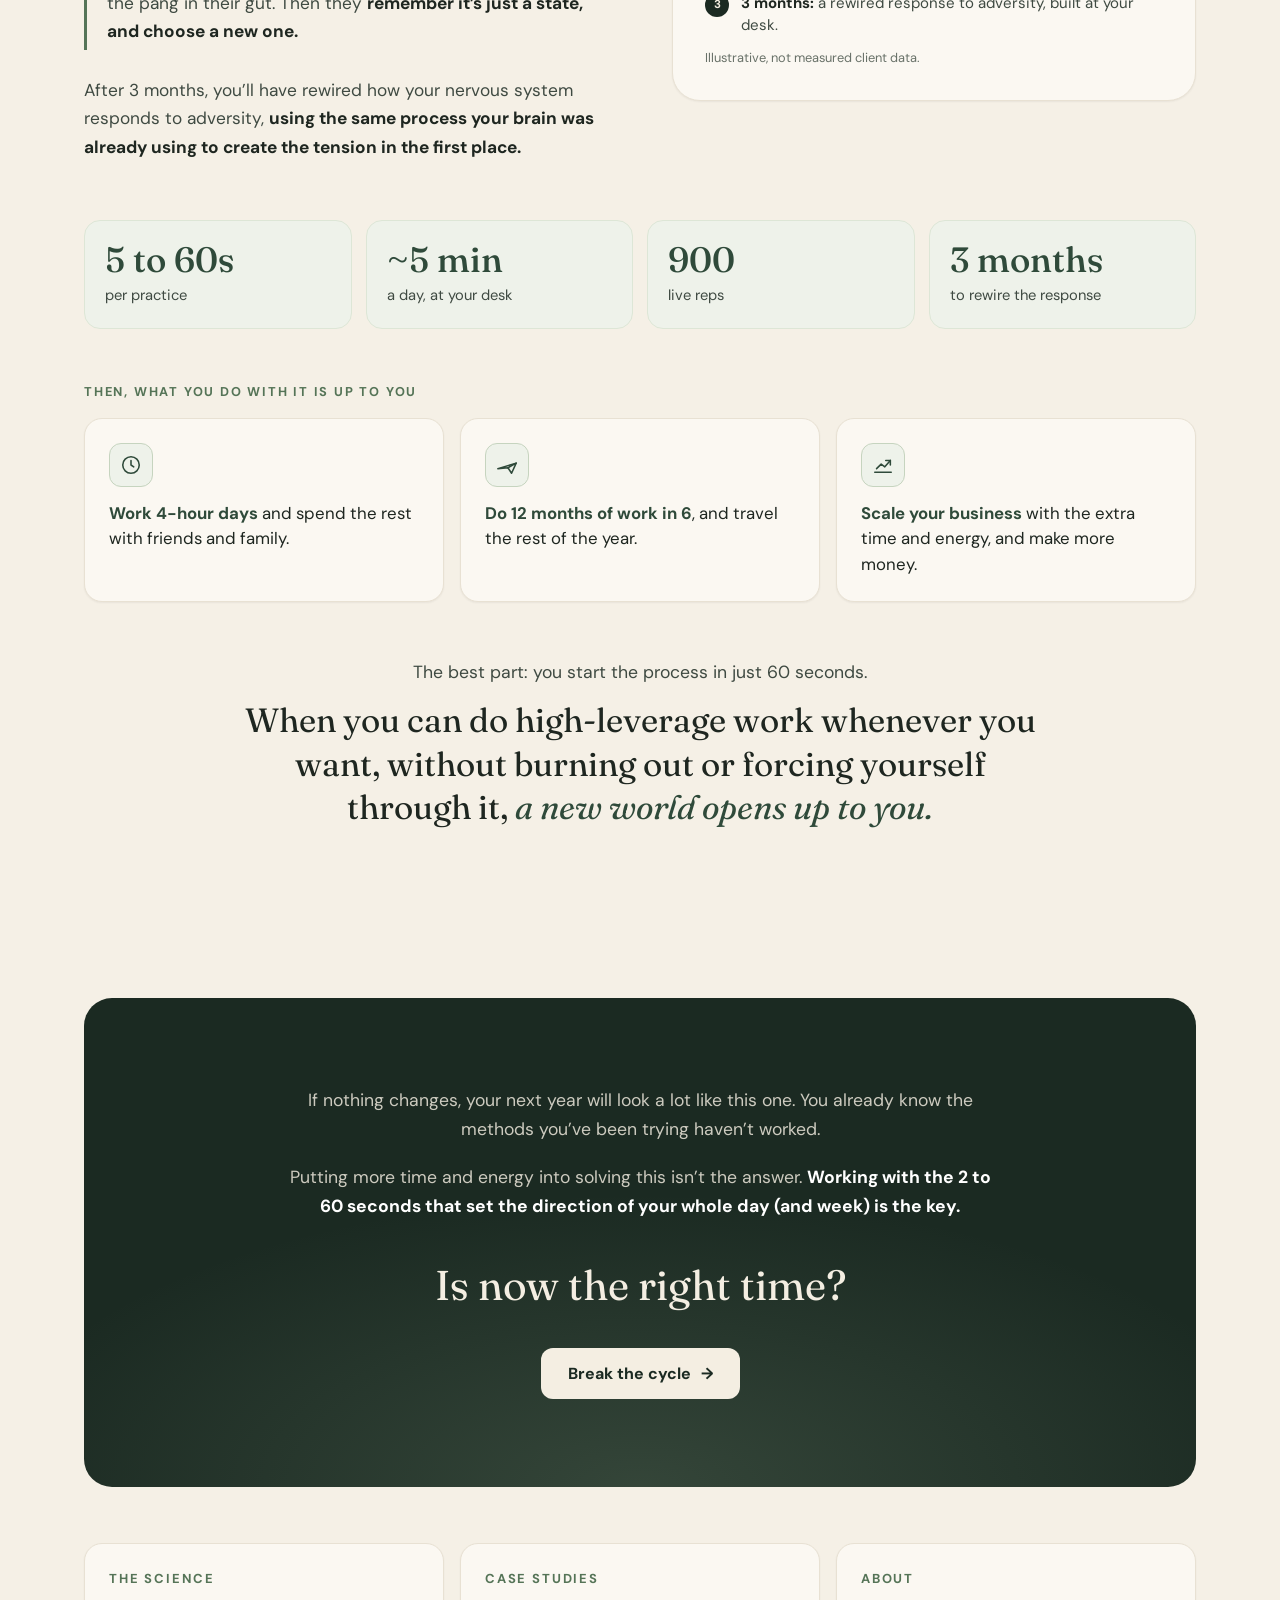
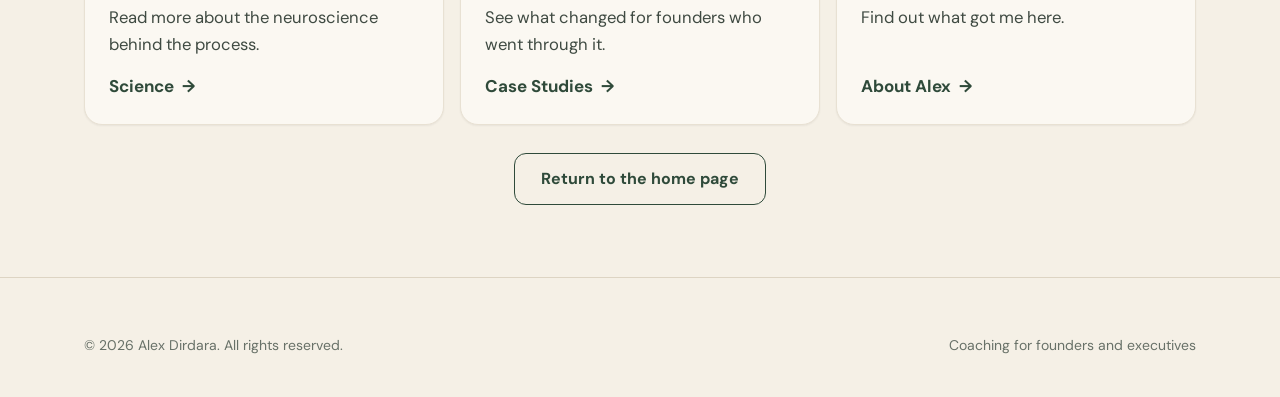
<file: process.html>
<!doctype html>
<html lang="en" class="no-js">
<head>
  <meta charset="utf-8">
  <meta name="viewport" content="width=device-width, initial-scale=1">
  <title>The Process | Alex Dirdara</title>
  <meta name="description" content="Why the “amazing days” come and go, why the usual fixes don’t hold, and how we rewire the 2 to 60 seconds that decide your day.">
  <meta property="og:title" content="The Process | Alex Dirdara">
  <meta property="og:description" content="What would a year of consistently doing the important work change for your business and life?">
  <meta property="og:image" content="https://alexdirdara.com/assets/img/alex-portrait.jpg">
  <link rel="icon" type="image/png" href="assets/img/favicon.png">
  <link rel="apple-touch-icon" href="assets/img/apple-touch-icon.png">
  <link rel="preconnect" href="https://fonts.googleapis.com">
  <link rel="preconnect" href="https://fonts.gstatic.com" crossorigin>
  <link href="https://fonts.googleapis.com/css2?family=DM+Sans:ital,opsz,wght@0,9..40,400..700;1,9..40,400..700&family=Fraunces:ital,opsz,wght,SOFT@0,9..144,300..600,0..100;1,9..144,300..600,0..100&display=swap" rel="stylesheet">
  <link rel="stylesheet" href="assets/css/styles.css">
  <link rel="stylesheet" href="assets/css/process.css">
</head>
<body class="process-page lean-header">
  <a class="skip-link" href="#main">Skip to content</a>

  <!-- Logo and booking button only: this page is sent directly to warm leads -->
  <header class="site-header">
    <div class="container header-inner">
      <a class="brand" href="/" aria-label="Alex Dirdara, home">
        <img src="assets/img/logo-ad.png" alt="" width="56" height="30">
        <span>Alex Dirdara</span>
      </a>
      <div class="header-cta">
        <a class="btn btn-primary btn-sm" href="https://calendly.com/dirdara/gapmap" target="_blank" rel="noopener">Free Consultation</a>
      </div>
    </div>
  </header>

  <main id="main">

    <section class="page-intro process-hero">
      <div class="container">
        <div class="eyebrow with-rule">The Process</div>
        <h1>If you spent the next year consistently doing the work you know is important, <span class="hl">how would your business (and life) change?</span></h1>
        <p class="lead">And what happens if you’re in exactly the same place a year from now?</p>
        <nav class="jump-links" aria-label="On this page">
          <a href="#multiple-faces"><span class="n">01</span> Multiple Faces</a>
          <a href="#incomplete-solutions"><span class="n">02</span> Incomplete Solutions</a>
          <a href="#gone-in-60"><span class="n">03</span> Gone in 60 Seconds</a>
          <a href="#every-day"><span class="n">04</span> Amazing Day, Every Day</a>
          <a href="#lifelong"><span class="n">05</span> Lifelong Change</a>
        </nav>
      </div>
    </section>

    <!-- Two kinds of days -->
    <section class="days-section">
      <div class="container">
        <h2 class="reveal">You’ve had both kinds of days.</h2>
        <div class="days reveal">
          <article class="day good">
            <div class="day-label"><span class="dot"></span>The amazing days</div>
            <p>You make the calls, send the follow-ups, and leave unimportant emails for tomorrow. <strong>No willpower, no forcing yourself. It felt easy.</strong></p>
            <blockquote>
              <p>“If I could be like this every day, I could probably do all my work in 3 or 4 days a week, or just work 6 months out of the year.”</p>
              <cite>What founders told me</cite>
            </blockquote>
          </article>
          <article class="day bad">
            <div class="day-label"><span class="dot"></span>The other days</div>
            <p>Your gut sinks at the idea of calls or follow-ups. <strong>You spend the day refreshing your inbox and doing admin busy work.</strong> (Or scrolling Instagram for 4 hours.)</p>
            <blockquote>
              <p>“Sometimes it would hit Thursday or Friday and I still hadn’t done any outreach, and often the following Monday would not be much better.”</p>
              <cite>The same founders</cite>
            </blockquote>
          </article>
        </div>
      </div>
    </section>

    <!-- 01 MULTIPLE FACES -->
    <section class="angle" id="multiple-faces">
      <div class="container">
        <div class="angle-head reveal">
          <span class="angle-num">01</span>
          <h2>Multiple Faces, One Experience</h2>
          <p class="tagline">What’s the difference between the “amazing day” you and the “other days” you?</p>
        </div>
        <div class="angle-grid">
          <div class="angle-copy reveal">
            <p class="kicker">Your expertise, competence and ability to help are there on <strong>both</strong> kinds of days.</p>
            <p>Sleep, diet and exercise all matter, but you’ve likely had a sleep-deprived “amazing day” and a well-rested “other day.”</p>
            <p>The difference is the state you’re in. People talk about states loosely, like “the state of a winner” or “get excited to be in a better state.”</p>
            <p>We mean <strong>actual changes in how your brain and nervous system are operating.</strong> Each state comes with its own version of you.</p>
          </div>

          <div class="visual-card reveal">
            <h4>Each state has its own</h4>
            <ul class="q-list">
              <li><span class="q-ico" aria-hidden="true"><svg viewBox="0 0 24 24" fill="none" stroke="currentColor" stroke-width="1.7" stroke-linecap="round" stroke-linejoin="round"><circle cx="12" cy="8" r="4"/><path d="M4 21c0-4.4 3.6-7 8-7s8 2.6 8 7"/></svg></span><div><strong>Self-image</strong><span>How confident and worthy you feel</span></div></li>
              <li><span class="q-ico" aria-hidden="true"><svg viewBox="0 0 24 24" fill="none" stroke="currentColor" stroke-width="1.7" stroke-linecap="round" stroke-linejoin="round"><circle cx="12" cy="12" r="9"/><circle cx="12" cy="12" r="5"/><circle cx="12" cy="12" r="1.2"/></svg></span><div><strong>Goals</strong><span>What you’re trying to do right now</span></div></li>
              <li><span class="q-ico" aria-hidden="true"><svg viewBox="0 0 24 24" fill="none" stroke="currentColor" stroke-width="1.7" stroke-linecap="round" stroke-linejoin="round"><path d="M2 12s3.6-7 10-7 10 7 10 7-3.6 7-10 7S2 12 2 12z"/><circle cx="12" cy="12" r="3"/></svg></span><div><strong>Attention</strong><span>What you notice around you, and in people</span></div></li>
              <li><span class="q-ico" aria-hidden="true"><svg viewBox="0 0 24 24" fill="none" stroke="currentColor" stroke-width="1.7" stroke-linecap="round" stroke-linejoin="round"><path d="M3 12h4l2-5 4 10 2-5h6"/></svg></span><div><strong>Mood</strong><span>Your emotions, and how your body feels</span></div></li>
              <li><span class="q-ico" aria-hidden="true"><svg viewBox="0 0 24 24" fill="none" stroke="currentColor" stroke-width="1.7" stroke-linecap="round" stroke-linejoin="round"><path d="M3 12a9 9 0 1 0 3-6.7L3 8"/><path d="M3 3v5h5"/><path d="M12 7v5l3 2"/></svg></span><div><strong>Memory</strong><span>Which memories come to mind most easily</span></div></li>
            </ul>
          </div>
        </div>

        <div class="block reveal">
          <div class="truth">
            <span class="truth-num" aria-hidden="true">1</span>
            <span class="truth-label">Truth 1</span>
            <h3>You’re constantly shifting through different states, without realizing it.</h3>
            <p>Your “amazing day” and your “other days” come from how your body and brain are configured in those moments.</p>
          </div>
        </div>

        <div class="angle-copy after-truth reveal">
          <p>What’s preventing you from consistently doing the work you already know is important?</p>
          <p class="kicker">The state you’re in on the “other days.”</p>
        </div>
      </div>
    </section>

    <!-- 02 INCOMPLETE SOLUTIONS -->
    <section class="angle" id="incomplete-solutions">
      <div class="container">
        <div class="angle-head reveal">
          <span class="angle-num">02</span>
          <h2>The Incomplete Solutions</h2>
          <p class="tagline">The standard solutions, seen through the lens of states.</p>
        </div>

        <div class="solutions reveal">
          <article class="solution">
            <h3>Therapy, mentorship and coaching</h3>
            <div class="where learned"><b>Where it happens</b><span>Your Thursday 6 PM session, where things feel easy and clear.</span></div>
            <div class="gap-arrow"><svg viewBox="0 0 24 24" fill="none" stroke="currentColor" stroke-width="2" stroke-linecap="round" stroke-linejoin="round"><path d="M12 4v16M6 14l6 6 6-6"/></svg>A different state</div>
            <div class="where needed"><b>Where you need it</b><span>Monday at 10 AM, when you’re avoiding a difficult call.</span></div>
          </article>
          <article class="solution">
            <h3>An accountability partner</h3>
            <div class="where learned"><b>Where it happens</b><span>The state you’re in when someone else is around.</span></div>
            <div class="gap-arrow"><svg viewBox="0 0 24 24" fill="none" stroke="currentColor" stroke-width="2" stroke-linecap="round" stroke-linejoin="round"><path d="M12 4v16M6 14l6 6 6-6"/></svg>A different state</div>
            <div class="where needed"><b>Where you need it</b><span>Your normal state, alone at your desk.</span></div>
          </article>
          <article class="solution">
            <h3>Books, online courses and leadership workshops</h3>
            <div class="where learned"><b>Where it happens</b><span>The workshop, the couch, the conference room.</span></div>
            <div class="gap-arrow"><svg viewBox="0 0 24 24" fill="none" stroke="currentColor" stroke-width="2" stroke-linecap="round" stroke-linejoin="round"><path d="M12 4v16M6 14l6 6 6-6"/></svg>A different state</div>
            <div class="where needed"><b>Where you need it</b><span>Back at your desk.</span></div>
            <p class="note">Beyond that, it’s mostly a distraction. You already know what to do, and have days when you do it. <strong>Knowledge was never your problem.</strong></p>
          </article>
        </div>

        <div class="block reveal">
          <div class="truth">
            <span class="truth-num" aria-hidden="true">2</span>
            <span class="truth-label">Truth 2</span>
            <h3>The brain assigns specific learnings to specific states.</h3>
            <p>Nearly every solution for consistent execution is taught in a state other than the one you’re in at your desk on Monday morning.</p>
          </div>
        </div>

        <p class="after-note block reveal">All of these can be incredibly valuable in the right circumstances. But if you want to <strong>consistently do important work every time you sit down at your desk</strong>, they’re all missing something critical.</p>
      </div>
    </section>

    <!-- 03 GONE IN 60 SECONDS -->
    <section class="angle" id="gone-in-60">
      <div class="container">
        <div class="angle-head reveal">
          <span class="angle-num">03</span>
          <h2>Gone in 60 Seconds</h2>
          <p class="tagline">How a few seconds can decide your whole week.</p>
        </div>
        <div class="angle-grid">
          <div class="angle-copy reveal">
            <ol class="story-line">
              <li class="bad"><time>Monday, 9 AM</time><p>You’re coming off a nice weekend with friends or family and feel good about getting into the work. You sit down to do outreach, look at your list, and remember how slow Thursday and Friday were. <strong>Something shifts in your gut.</strong></p></li>
              <li class="bad"><time>9:05 AM</time><p>You reach for your phone. A few Instagram messages, some reels, your inbox, LinkedIn. It’s noon.</p></li>
              <li class="bad"><time>2 PM</time><p>You’re back from a long lunch. The best time to reach out is gone, you tell yourself, so you leave it for tomorrow and find busy work for the rest of the day.</p></li>
              <li class="good"><time>Tuesday</time><p>Your favorite client comes back asking for new work. <strong>You’re so back.</strong></p></li>
              <li class="good"><time>Wed to Fri</time><p>You do all your outreach and close 2 new clients. Life is golden.</p></li>
              <li class="bad"><time>Next Monday</time><p>It all starts over. This time there’s no client message on Tuesday, so most of the week stays dull, buried in busy work and reels.</p></li>
            </ol>
          </div>

          <div class="visual-card reveal" aria-label="Two weeks shown day by day: which state you were in, and the moments that switched it">
            <h4>Two weeks, decided in seconds</h4>
            <div class="weeks">
              <div class="week-row days-head" aria-hidden="true"><span></span><span>Mon</span><span>Tue</span><span>Wed</span><span>Thu</span><span>Fri</span></div>
              <div class="week-row">
                <span class="week-name">Week 1</span>
                <span class="cell gr"><span class="pin">1</span></span>
                <span class="cell rg"><span class="pin">2</span></span>
                <span class="cell g"></span><span class="cell g"></span><span class="cell g"></span>
              </div>
              <div class="week-row">
                <span class="week-name">Week 2</span>
                <span class="cell gr"><span class="pin">3</span></span>
                <span class="cell r"></span><span class="cell r"></span><span class="cell r"></span><span class="cell r"></span>
              </div>
            </div>
            <div class="week-legend"><span><i class="lg"></i>“Amazing day” state</span><span><i class="lr"></i>“Other days” state</span></div>
            <ol class="pins">
              <li><span class="pin">1</span><span><strong>2 seconds:</strong> remembering how slow last week was.</span></li>
              <li><span class="pin">2</span><span><strong>2 seconds:</strong> your favorite client asks for new work.</span></li>
              <li><span class="pin">3</span><span><strong>2 seconds:</strong> the same memory as last Monday, and no rescue this time.</span></li>
            </ol>
          </div>
        </div>

        <div class="block reveal">
          <p class="mini-head">You experienced it as one continuous reality. In truth, your state shifted in seconds.</p>
          <div class="truth">
            <span class="truth-num" aria-hidden="true">3</span>
            <span class="truth-label">Truth 3</span>
            <h3>A 2-second event can trigger a state change.</h3>
            <p>Full immersion in the new state comes in under 60 seconds.</p>
            <!-- 2s sits above the track so it doesn't crowd the 0s label -->
            <div class="window" aria-hidden="true">
              <div class="window-labels above"><div style="left:12%"><b>2s</b><span>State shifts</span></div></div>
              <div class="window-track"><span class="window-zone"></span><span class="window-mark" style="left:0"></span><span class="window-mark" style="left:12%"></span><span class="window-mark" style="left:100%"></span></div>
              <div class="window-labels">
                <div style="left:0"><b>0s</b><span>The trigger</span></div>
                <div style="left:100%"><b>60s</b><span>Fully immersed</span></div>
              </div>
              <p class="window-caption">The 2 to 60 second window</p>
            </div>
          </div>
        </div>

        <div class="after-truth reveal">
          <p class="kicker">So what is your brain doing in that 2 to 60 second window that changes your state? And more importantly, what can you do about it?</p>
          <p><strong>The good news: a lot more than you’d expect.</strong></p>
        </div>
      </div>
    </section>

    <!-- 04 AMAZING DAY, EVERY DAY -->
    <section class="angle" id="every-day">
      <div class="container">
        <div class="angle-head reveal">
          <span class="angle-num">04</span>
          <h2>Your “Amazing Day” State, Every Day</h2>
          <p class="tagline">What changes in those seconds, and what we do about it.</p>
        </div>

        <div class="truth-recap reveal">
          <div class="recap"><span class="truth-label">Truth 1</span><p>You’re constantly shifting through different states, without realizing it.</p></div>
          <div class="recap"><span class="truth-label">Truth 2</span><p>The brain assigns specific learnings to specific states.</p></div>
          <div class="recap"><span class="truth-label">Truth 3</span><p>A 2-second event can trigger a state change, with full immersion in under 60 seconds.</p></div>
        </div>

        <div class="block reveal">
          <p class="mini-head">If we slow down the story above</p>
          <div class="moments">
            <div class="moment bad"><svg viewBox="0 0 24 24" fill="none" stroke="currentColor" stroke-width="1.8" stroke-linecap="round" stroke-linejoin="round"><path d="M13 2L4 14h7l-1 8 9-12h-7z"/></svg><span>The moment you remember how last week’s outreach went</span></div>
            <div class="moment good"><svg viewBox="0 0 24 24" fill="none" stroke="currentColor" stroke-width="1.8" stroke-linecap="round" stroke-linejoin="round"><path d="M13 2L4 14h7l-1 8 9-12h-7z"/></svg><span>The moment your client reaches out on Tuesday</span></div>
          </div>

          <div class="state-table" role="table" aria-label="Your state on Monday morning compared with the days after the client reached out">
            <div class="st-blank" role="columnheader"></div>
            <div class="st-head bad" role="columnheader">Monday morning<small>After remembering last week</small></div>
            <div class="st-head good" role="columnheader">After the client reached out<small>Tuesday to Friday</small></div>

            <div class="st-label" role="rowheader"><span class="q-ico" aria-hidden="true"><svg viewBox="0 0 24 24" fill="none" stroke="currentColor" stroke-width="1.7" stroke-linecap="round" stroke-linejoin="round"><circle cx="12" cy="8" r="4"/><path d="M4 21c0-4.4 3.6-7 8-7s8 2.6 8 7"/></svg></span>Self-image</div>
            <div class="st-cell bad" role="cell">Low confidence, unsure you’re worth it</div>
            <div class="st-cell good" role="cell">Comfortably confident and worthy</div>

            <div class="st-label" role="rowheader"><span class="q-ico" aria-hidden="true"><svg viewBox="0 0 24 24" fill="none" stroke="currentColor" stroke-width="1.7" stroke-linecap="round" stroke-linejoin="round"><circle cx="12" cy="12" r="9"/><circle cx="12" cy="12" r="5"/><circle cx="12" cy="12" r="1.2"/></svg></span>Goals</div>
            <div class="st-cell bad" role="cell">Get rid of the discomfort, feel productive</div>
            <div class="st-cell good" role="cell">Do great work, find more clients to help</div>

            <div class="st-label" role="rowheader"><span class="q-ico" aria-hidden="true"><svg viewBox="0 0 24 24" fill="none" stroke="currentColor" stroke-width="1.7" stroke-linecap="round" stroke-linejoin="round"><path d="M2 12s3.6-7 10-7 10 7 10 7-3.6 7-10 7S2 12 2 12z"/><circle cx="12" cy="12" r="3"/></svg></span>Attention</div>
            <div class="st-cell bad" role="cell">Phone, TV, anything that distracts</div>
            <div class="st-cell good" role="cell">Prospects in your CRM to reach out to</div>

            <div class="st-label" role="rowheader"><span class="q-ico" aria-hidden="true"><svg viewBox="0 0 24 24" fill="none" stroke="currentColor" stroke-width="1.7" stroke-linecap="round" stroke-linejoin="round"><path d="M3 12h4l2-5 4 10 2-5h6"/></svg></span>Mood</div>
            <div class="st-cell bad" role="cell">Tight gut or chest, passive</div>
            <div class="st-cell good" role="cell">Excited, in flow, light</div>

            <div class="st-label" role="rowheader"><span class="q-ico" aria-hidden="true"><svg viewBox="0 0 24 24" fill="none" stroke="currentColor" stroke-width="1.7" stroke-linecap="round" stroke-linejoin="round"><path d="M3 12a9 9 0 1 0 3-6.7L3 8"/><path d="M3 3v5h5"/><path d="M12 7v5l3 2"/></svg></span>Memory</div>
            <div class="st-cell bad" role="cell">Past avoidance, messages that went nowhere</div>
            <div class="st-cell good" role="cell">All the great work you’ve done for clients</div>
          </div>

          <div class="same">
            <p class="kicker">An entirely different day and week, kicked off by a 2-second state change.</p>
            <p><strong>The same person, same expertise, same sleep, diet and exercise.</strong></p>
          </div>
        </div>

        <div class="angle-grid block">
          <div class="angle-copy reveal">
            <p class="kicker">Inside, everything has changed.</p>
            <p>But your experience carries on as if it’s all the same, <strong>as if the new goals and behaviors are a normal response.</strong></p>
            <p>That’s why trying harder in the moment rarely works. By the time you notice, the new state already feels like you.</p>
          </div>
          <div class="visual-card reveal">
            <h4>In your nervous system, within 2 to 60 seconds</h4>
            <ol class="flow">
              <li class="alarm">
                <span class="step" aria-hidden="true"><svg viewBox="0 0 24 24" fill="none" stroke="currentColor" stroke-width="1.6" stroke-linecap="round" stroke-linejoin="round"><path d="M12 3l9.5 17h-19z"/><path d="M12 10v4M12 17.2v.3"/></svg></span>
                <div><strong>Your brain’s threat center activates</strong><span>The amygdala flags the moment as a threat.</span></div>
              </li>
              <li>
                <span class="step" aria-hidden="true"><svg viewBox="0 0 24 24" fill="none" stroke="currentColor" stroke-width="1.6" stroke-linecap="round" stroke-linejoin="round"><circle cx="11" cy="11" r="7"/><path d="M20 20l-4-4"/></svg></span>
                <div><strong>It searches for similar patterns</strong><span>Your brain looks for times it felt like this before.</span></div>
              </li>
              <li class="alarm">
                <span class="step" aria-hidden="true"><svg viewBox="0 0 24 24" fill="none" stroke="currentColor" stroke-width="1.6" stroke-linecap="round" stroke-linejoin="round"><path d="M3 12h4l2-5 4 10 2-5h6"/></svg></span>
                <div><strong>Your body follows</strong><span>You feel the tension you usually feel in this state.</span></div>
              </li>
              <li class="alarm">
                <span class="step" aria-hidden="true"><svg viewBox="0 0 24 24" fill="none" stroke="currentColor" stroke-width="1.6" stroke-linecap="round" stroke-linejoin="round"><path d="M12 3l9 5-9 5-9-5z"/><path d="M3 13l9 5 9-5"/></svg></span>
                <div><strong>Everything in the chart kicks in</strong><span>Self-image, goals, attention, mood and memory all switch over.</span></div>
              </li>
            </ol>
          </div>
        </div>

        <div class="block reveal">
          <div class="process-box">
            <span class="check" aria-hidden="true"><svg viewBox="0 0 24 24" fill="none" stroke="currentColor" stroke-width="2.4" stroke-linecap="round" stroke-linejoin="round"><path d="M5 12.5l4.5 4.5L19 7.5"/></svg></span>
            <div>
              <span class="truth-label">The process</span>
              <p class="kicker">We reverse engineer what’s going on during your “amazing day,” and build practices that rewire the biological state your brain is entering.</p>
              <p>So whether the client calls or not, you can have that amazing week, and create it on your own terms.</p>
              <p><strong>After weeks and months of this rewiring, when you start work on Monday morning, you can choose your state with much more ease.</strong></p>
            </div>
          </div>
        </div>
      </div>
    </section>

    <!-- 05 LIFELONG CHANGE -->
    <section class="angle" id="lifelong">
      <div class="container">
        <div class="angle-head reveal">
          <span class="angle-num">05</span>
          <h2>Lifelong Change</h2>
          <p class="tagline">Built where you actually work.</p>
        </div>
        <div class="angle-grid">
          <div class="angle-copy reveal">
            <p class="kicker">The incomplete solutions mostly failed for the same reason: they happened in a different state and environment from the one you’re usually in.</p>
            <p>The 5 to 60 second practices in this program take about 5 minutes a day, and add up to as many as 900 live repetitions, <strong>hardwiring the new behavior into the exact environment where you actually need it.</strong></p>
            <p>Each time you practice, it gets easier to get back into that state. Many clients feel a difference in the first few days, and within the first weeks find themselves spontaneously entering the “amazing day” state.</p>
            <div class="callout"><p>When a client goes silent or a call goes poorly, they still feel the pang in their gut. Then they <strong>remember it’s just a state, and choose a new one.</strong></p></div>
            <p>After 3 months, you’ll have rewired how your nervous system responds to adversity, <strong>using the same process your brain was already using to create the tension in the first place.</strong></p>
          </div>
          <div class="visual-card reveal">
            <h4>Every rep makes the next one easier</h4>
            <svg class="ease-chart" viewBox="0 0 460 250" role="img" aria-labelledby="ease-title ease-desc">
              <title id="ease-title">Practice reps add up while the effort to get back into your best state drops</title>
              <desc id="ease-desc">Over 12 weeks, live repetitions climb steadily toward 900, while the effort it takes to get back into the amazing-day state falls steeply at first and then levels off low.</desc>
              <g class="ease-grid"><line x1="40" y1="210" x2="440" y2="210"/><line x1="40" y1="125" x2="440" y2="125"/><line x1="40" y1="40" x2="440" y2="40"/></g>
              <g class="ease-bars">
                <rect x="47.7" y="195.8" width="18" height="14.2" rx="3"/><rect x="81" y="181.7" width="18" height="28.3" rx="3"/>
                <rect x="114.3" y="167.5" width="18" height="42.5" rx="3"/><rect x="147.7" y="153.3" width="18" height="56.7" rx="3"/>
                <rect x="181" y="139.2" width="18" height="70.8" rx="3"/><rect x="214.3" y="125" width="18" height="85" rx="3"/>
                <rect x="247.7" y="110.8" width="18" height="99.2" rx="3"/><rect x="281" y="96.7" width="18" height="113.3" rx="3"/>
                <rect x="314.3" y="82.5" width="18" height="127.5" rx="3"/><rect x="347.7" y="68.3" width="18" height="141.7" rx="3"/>
                <rect x="381" y="54.2" width="18" height="155.8" rx="3"/><rect x="414.3" y="40" width="18" height="170" rx="3"/>
              </g>
              <polyline class="ease-line halo" points="40,35 73.3,73.5 106.7,101.5 140,122.5 173.3,138.3 206.7,150.5 240,159.3 273.3,166.3 306.7,171.5 340,175 373.3,178.5 406.7,180.3 440,182"/>
              <polyline class="ease-line" points="40,35 73.3,73.5 106.7,101.5 140,122.5 173.3,138.3 206.7,150.5 240,159.3 273.3,166.3 306.7,171.5 340,175 373.3,178.5 406.7,180.3 440,182"/>
              <g class="ease-pins">
                <circle cx="54" cy="51" r="11"/><text x="54" y="55">1</text>
                <circle cx="140" cy="122.5" r="11"/><text x="140" y="126.5">2</text>
                <circle cx="440" cy="182" r="11"/><text x="440" y="186">3</text>
              </g>
              <g class="ease-axis">
                <text x="40" y="232">Start</text><text x="173.3" y="232">Week 4</text><text x="306.7" y="232">Week 8</text><text x="440" y="232" text-anchor="end">Week 12</text>
                <text x="440" y="30" text-anchor="end" class="ease-top">900 reps</text>
              </g>
            </svg>
            <div class="legend">
              <span><i class="swatch ease-sw-line" aria-hidden="true"></i>Effort to get back to your best state</span>
              <span><i class="ease-sw-bar" aria-hidden="true"></i>Live reps so far</span>
            </div>
            <ol class="pins">
              <li><span class="pin">1</span><span><strong>First few days:</strong> many clients already feel a difference.</span></li>
              <li><span class="pin">2</span><span><strong>First weeks:</strong> spontaneous “amazing day” states start showing up.</span></li>
              <li><span class="pin">3</span><span><strong>3 months:</strong> a rewired response to adversity, built at your desk.</span></li>
            </ol>
            <p class="chart-note">Illustrative, not measured client data.</p>
          </div>
        </div>

        <div class="stat-tiles reveal">
          <div class="stat-tile"><strong>5 to 60s</strong><span>per practice</span></div>
          <div class="stat-tile"><strong>~5 min</strong><span>a day, at your desk</span></div>
          <div class="stat-tile"><strong>900</strong><span>live reps</span></div>
          <div class="stat-tile"><strong>3 months</strong><span>to rewire the response</span></div>
        </div>

        <div class="block reveal">
          <p class="mini-head">Then, what you do with it is up to you</p>
          <div class="options">
            <div class="option">
              <span class="q-ico" aria-hidden="true"><svg viewBox="0 0 24 24" fill="none" stroke="currentColor" stroke-width="1.7" stroke-linecap="round" stroke-linejoin="round"><circle cx="12" cy="12" r="9"/><path d="M12 7v5l3 2"/></svg></span>
              <p><strong>Work 4-hour days</strong> and spend the rest with friends and family.</p>
            </div>
            <div class="option">
              <span class="q-ico" aria-hidden="true"><svg viewBox="0 0 24 24" fill="none" stroke="currentColor" stroke-width="1.7" stroke-linecap="round" stroke-linejoin="round"><path d="M2 16l20-6-5 11-4-6z"/><path d="M13 15l9-5"/></svg></span>
              <p><strong>Do 12 months of work in 6</strong>, and travel the rest of the year.</p>
            </div>
            <div class="option">
              <span class="q-ico" aria-hidden="true"><svg viewBox="0 0 24 24" fill="none" stroke="currentColor" stroke-width="1.7" stroke-linecap="round" stroke-linejoin="round"><path d="M3 20h18"/><path d="M5 16l5-5 4 3 6-7"/><path d="M15 7h5v5"/></svg></span>
              <p><strong>Scale your business</strong> with the extra time and energy, and make more money.</p>
            </div>
          </div>
        </div>

        <div class="new-world reveal">
          <p class="small">The best part: you start the process in just 60 seconds.</p>
          <p class="kicker">When you can do high-leverage work whenever you want, without burning out or forcing yourself through it, <span class="hl">a new world opens up to you.</span></p>
        </div>
      </div>
    </section>

    <section class="section-tight">
      <div class="container">
        <div class="closing reveal">
          <p style="margin-top:0">If nothing changes, your next year will look a lot like this one. You already know the methods you’ve been trying haven’t worked.</p>
          <p>Putting more time and energy into solving this isn’t the answer. <strong>Working with the 2 to 60 seconds that set the direction of your whole day (and week) is the key.</strong></p>
          <p class="question">Is now the right time?</p>
          <a class="btn btn-light" href="https://calendly.com/dirdara/gapmap" target="_blank" rel="noopener">Break the cycle <span class="arrow" aria-hidden="true">&rarr;</span></a>
        </div>

        <div class="next-links reveal">
          <a class="next-link" href="/science">
            <span class="eyebrow" style="margin:0">The Science</span>
            <p>Read more about the neuroscience behind the process.</p>
            <span class="go">Science <span class="arrow" aria-hidden="true">&rarr;</span></span>
          </a>
          <a class="next-link" href="/casestudies">
            <span class="eyebrow" style="margin:0">Case Studies</span>
            <p>See what changed for founders who went through it.</p>
            <span class="go">Case Studies <span class="arrow" aria-hidden="true">&rarr;</span></span>
          </a>
          <a class="next-link" href="/about">
            <span class="eyebrow" style="margin:0">About</span>
            <p>Find out what got me here.</p>
            <span class="go">About Alex <span class="arrow" aria-hidden="true">&rarr;</span></span>
          </a>
        </div>
        <div class="home-link"><a class="btn btn-outline" href="/">Return to the home page</a></div>
      </div>
    </section>

  </main>

  <footer class="site-footer" style="margin-top:0">
    <div class="container">
      <div class="footer-base" style="margin-top:0">
        <span>&copy; <span data-year>2026</span> Alex Dirdara. All rights reserved.</span>
        <span>Coaching for founders and executives</span>
      </div>
    </div>
  </footer>

  <script src="assets/js/main.js"></script>
</body>
</html>
</file>
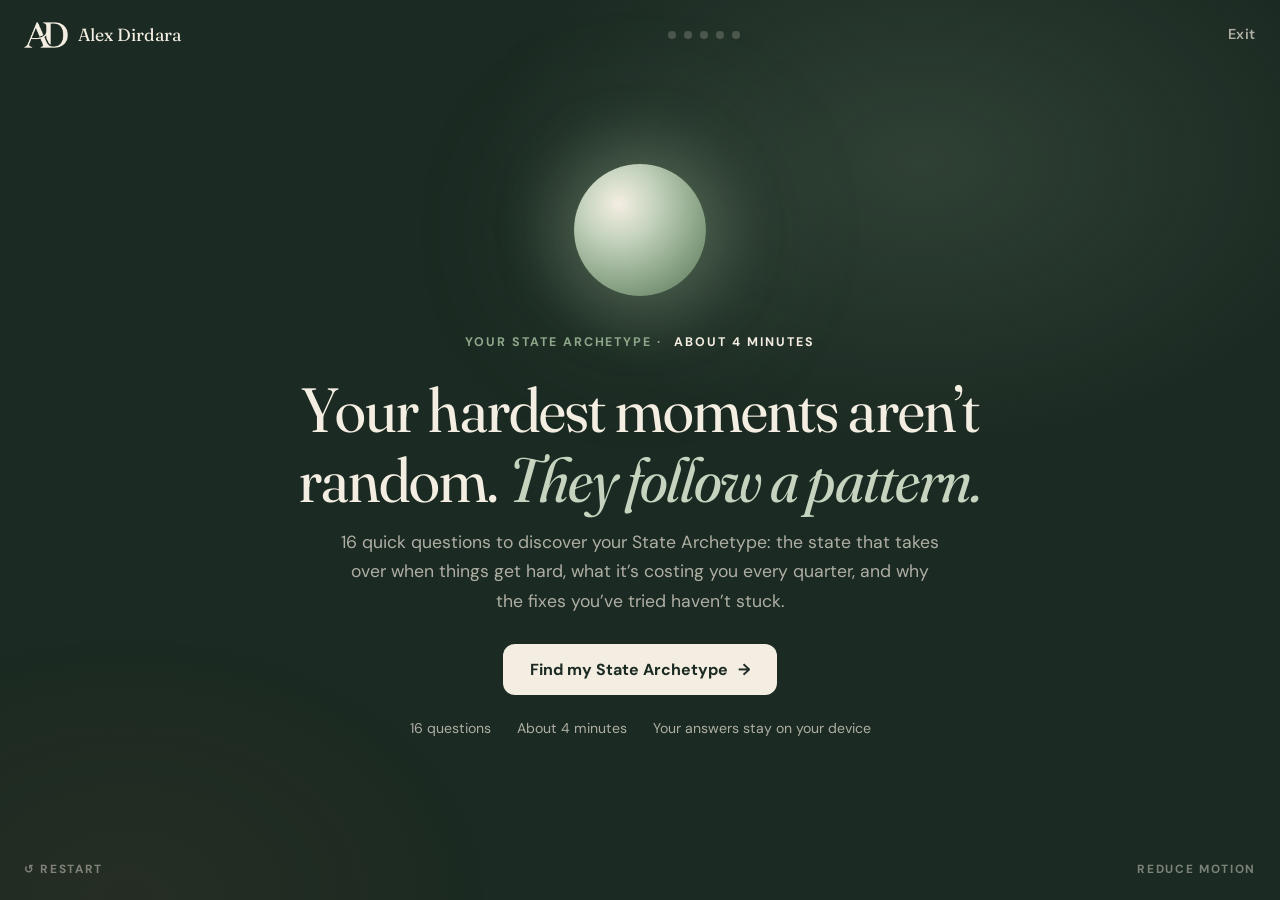
<file: quiz.html>
<!doctype html>
<html lang="en" class="no-js">
<head>
  <meta charset="utf-8">
  <meta name="viewport" content="width=device-width, initial-scale=1">
  <title>Your State Archetype | Alex Dirdara</title>
  <meta name="description" content="16 quick questions to discover your State Archetype: the state that takes over in your hardest moments, what it's costing you each quarter, and why the fixes you've tried haven't stuck.">
  <meta property="og:title" content="What's your State Archetype?">
  <meta property="og:description" content="Find the state that takes over in your hardest moments, and what it's costing you every quarter. About 4 minutes.">
  <meta property="og:image" content="https://alexdirdara.com/assets/img/alex-portrait.jpg">
  <link rel="icon" type="image/png" href="assets/img/favicon.png">
  <link rel="apple-touch-icon" href="assets/img/apple-touch-icon.png">
  <link rel="preconnect" href="https://fonts.googleapis.com">
  <link rel="preconnect" href="https://fonts.gstatic.com" crossorigin>
  <link href="https://fonts.googleapis.com/css2?family=DM+Sans:ital,opsz,wght@0,9..40,400..700;1,9..40,400..700&family=Fraunces:ital,opsz,wght,SOFT@0,9..144,300..600,0..100;1,9..144,300..600,0..100&display=swap" rel="stylesheet">
  <link rel="stylesheet" href="assets/css/styles.css">
  <link rel="stylesheet" href="assets/css/quiz.css">
</head>
<body class="quiz-body">
  <a class="skip-link" href="#stage">Skip to the quiz</a>

  <header class="quiz-top">
    <a class="quiz-brand" href="/" aria-label="Alex Dirdara, home">
      <img class="logo-dark-bg" src="assets/img/logo-ad-light.png" alt="" width="56" height="30">
      <img class="logo-light-bg" src="assets/img/logo-ad.png" alt="" width="56" height="30">
      <span>Alex Dirdara</span>
    </a>
    <ol class="phase-dots" aria-label="Progress"></ol>
    <a class="quiz-exit" href="/">Exit</a>
  </header>

  <div class="ambient" aria-hidden="true"></div>

  <main id="stage" class="stage" tabindex="-1" aria-live="polite">
    <noscript><p class="noscript">This quiz needs JavaScript turned on. You can also <a href="https://calendly.com/dirdara/gapmap">book a free consultation</a> directly.</p></noscript>
  </main>

  <footer class="quiz-foot">
    <button type="button" class="foot-btn" data-restart>&#8634; Restart</button>
    <button type="button" class="foot-btn" data-motion aria-pressed="false">Reduce motion</button>
  </footer>

  <script src="assets/js/quiz.js"></script>
</body>
</html>
</file>
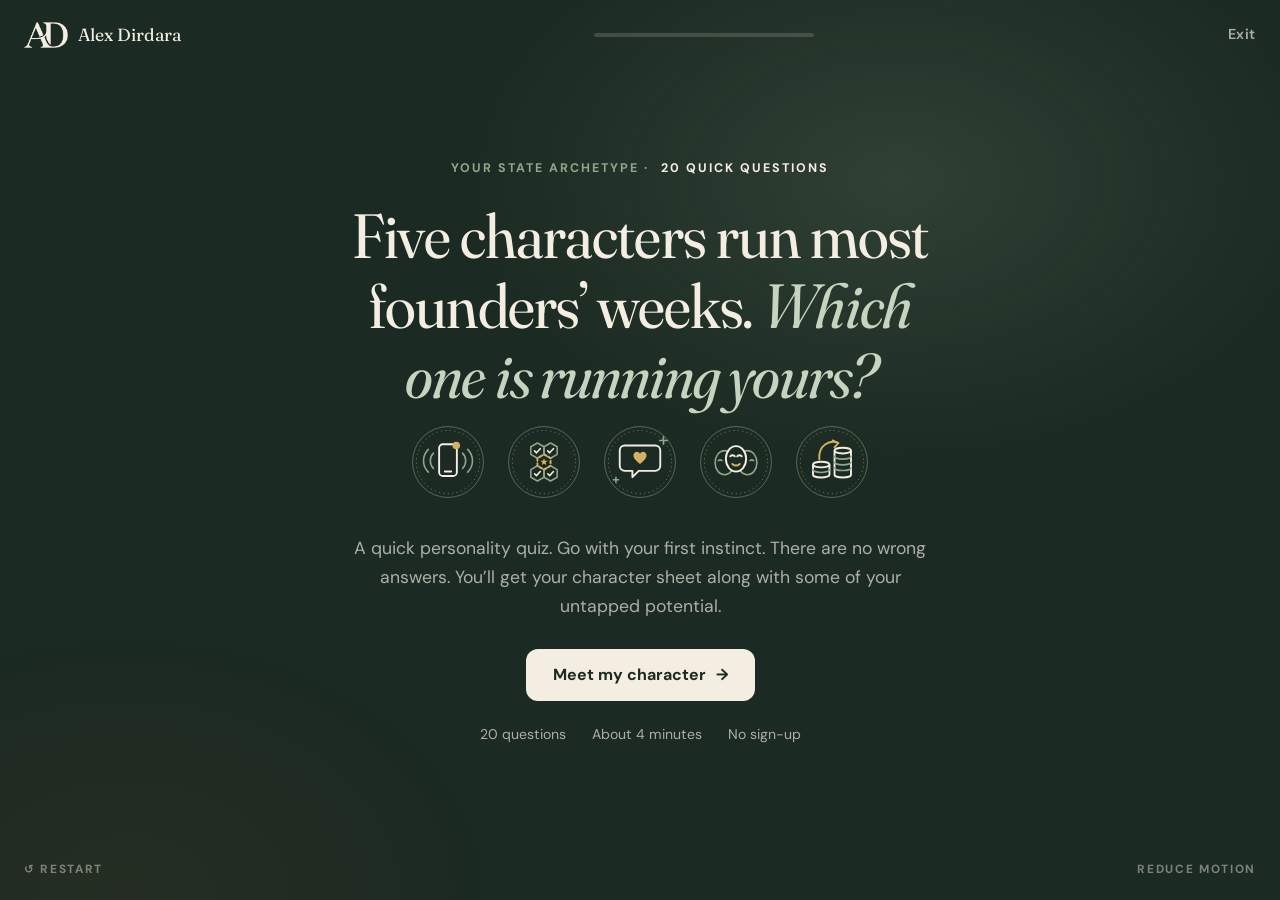
<file: quiz2.html>
<!doctype html>
<html lang="en" class="no-js">
<head>
  <meta charset="utf-8">
  <meta name="viewport" content="width=device-width, initial-scale=1">
  <title>Your State Archetype | Alex Dirdara</title>
  <meta name="description" content="A quick, lunch-break personality quiz for founders. Meet the character running your week, its hidden trait, and why the usual fixes don't stick.">
  <meta property="og:title" content="Which of the five founder characters are you?">
  <meta property="og:description" content="20 quick questions. Get your character sheet, your hidden trait, and your full archetype mix.">
  <meta property="og:image" content="https://alexdirdara.com/assets/img/alex-portrait.jpg">
  <link rel="icon" type="image/png" href="assets/img/favicon.png">
  <link rel="apple-touch-icon" href="assets/img/apple-touch-icon.png">
  <link rel="preconnect" href="https://fonts.googleapis.com">
  <link rel="preconnect" href="https://fonts.gstatic.com" crossorigin>
  <link href="https://fonts.googleapis.com/css2?family=DM+Sans:ital,opsz,wght@0,9..40,400..700;1,9..40,400..700&family=Fraunces:ital,opsz,wght,SOFT@0,9..144,300..600,0..100;1,9..144,300..600,0..100&display=swap" rel="stylesheet">
  <link rel="stylesheet" href="assets/css/styles.css">
  <link rel="stylesheet" href="assets/css/quiz.css">
  <link rel="stylesheet" href="assets/css/quiz2.css">
</head>
<body class="quiz-body">
  <a class="skip-link" href="#stage">Skip to the quiz</a>

  <header class="quiz-top">
    <a class="quiz-brand" href="/" aria-label="Alex Dirdara, home">
      <img class="logo-dark-bg" src="assets/img/logo-ad-light.png" alt="" width="56" height="30">
      <img class="logo-light-bg" src="assets/img/logo-ad.png" alt="" width="56" height="30">
      <span>Alex Dirdara</span>
    </a>
    <div class="q2-progress" role="progressbar" aria-label="Quiz progress" aria-valuemin="0" aria-valuemax="20" aria-valuenow="0"><span></span></div>
    <a class="btn btn-primary btn-sm quiz-book" data-head-book href="https://calendly.com/dirdara/gapmap" target="_blank" rel="noopener">Free Consultation</a>
    <a class="quiz-exit" href="/">Exit</a>
  </header>

  <div class="ambient" aria-hidden="true"></div>

  <main id="stage" class="stage" tabindex="-1" aria-live="polite">
    <noscript><p class="noscript">This quiz needs JavaScript turned on. You can also <a href="https://calendly.com/dirdara/gapmap">book a free consultation</a> directly.</p></noscript>
  </main>

  <footer class="quiz-foot">
    <button type="button" class="foot-btn" data-restart>&#8634; Restart</button>
    <button type="button" class="foot-btn" data-motion aria-pressed="false">Reduce motion</button>
  </footer>

  <script src="assets/js/quiz2.js"></script>
</body>
</html>
</file>
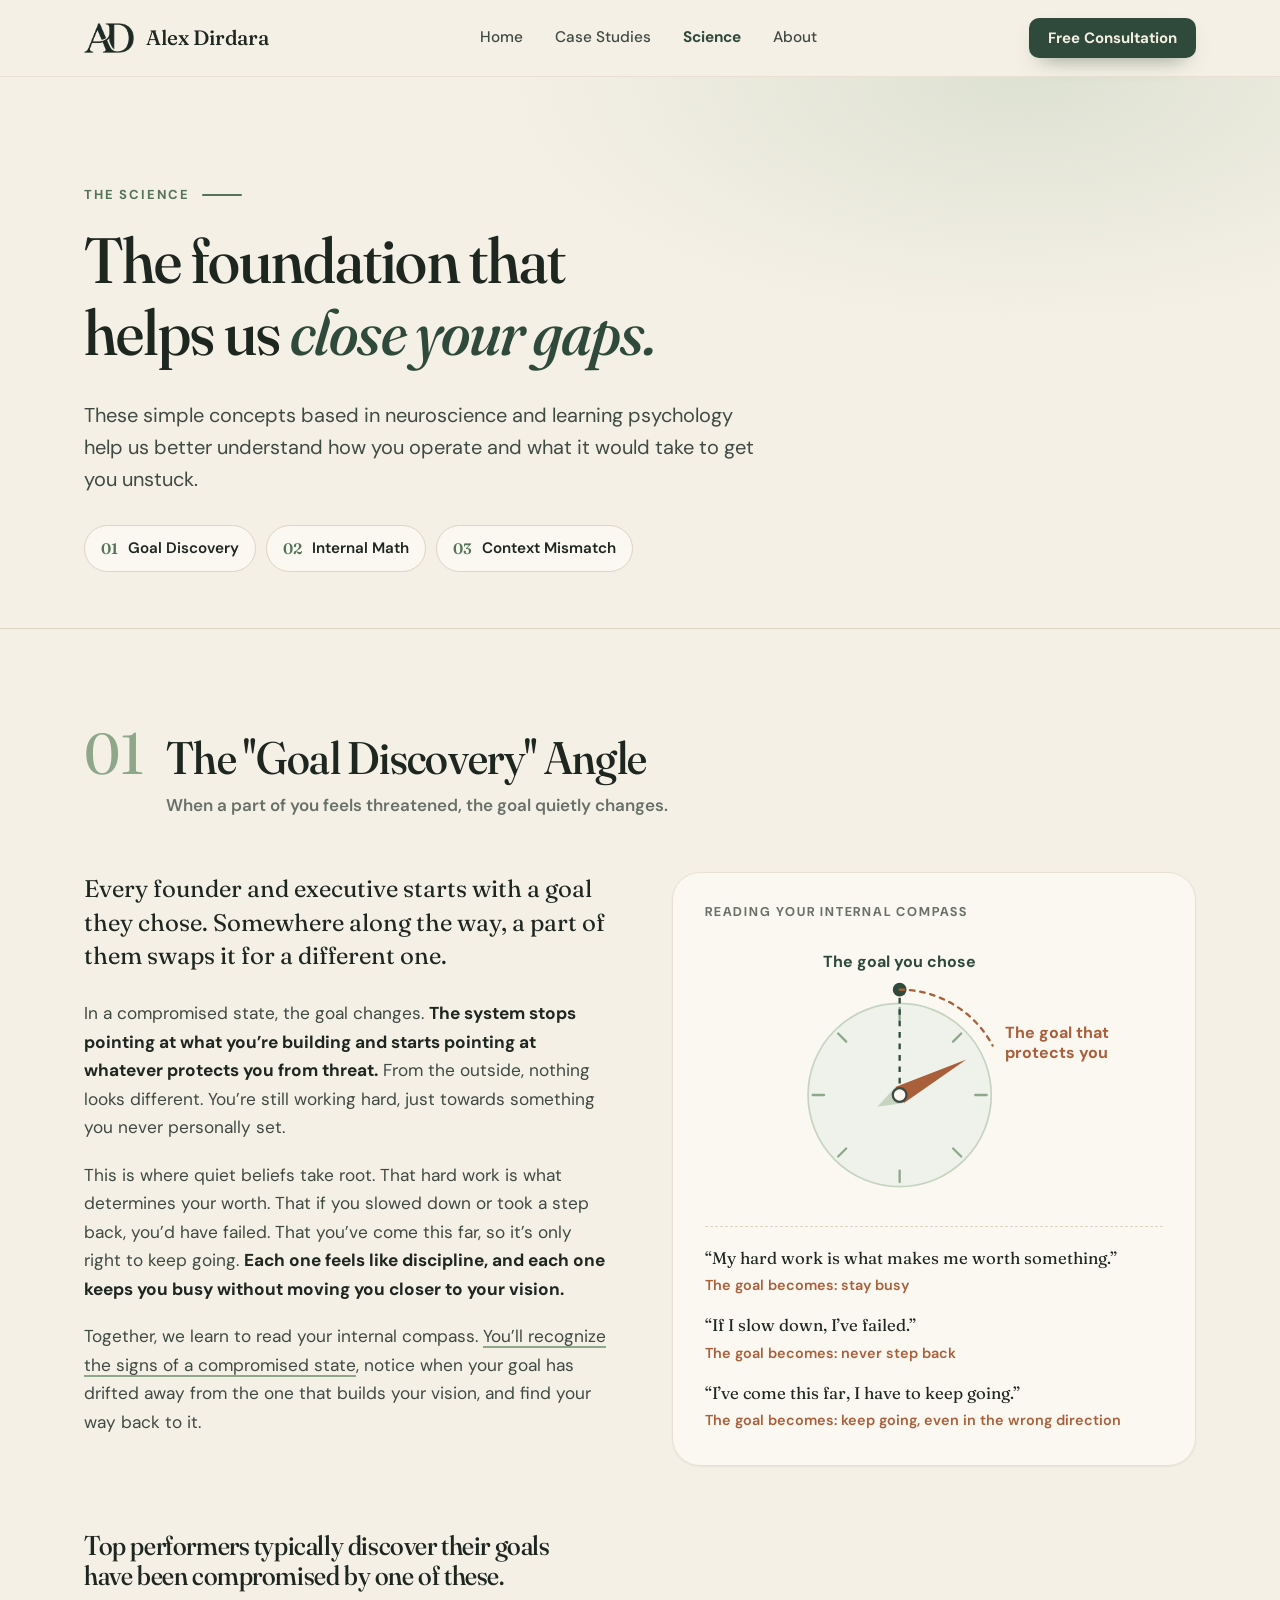
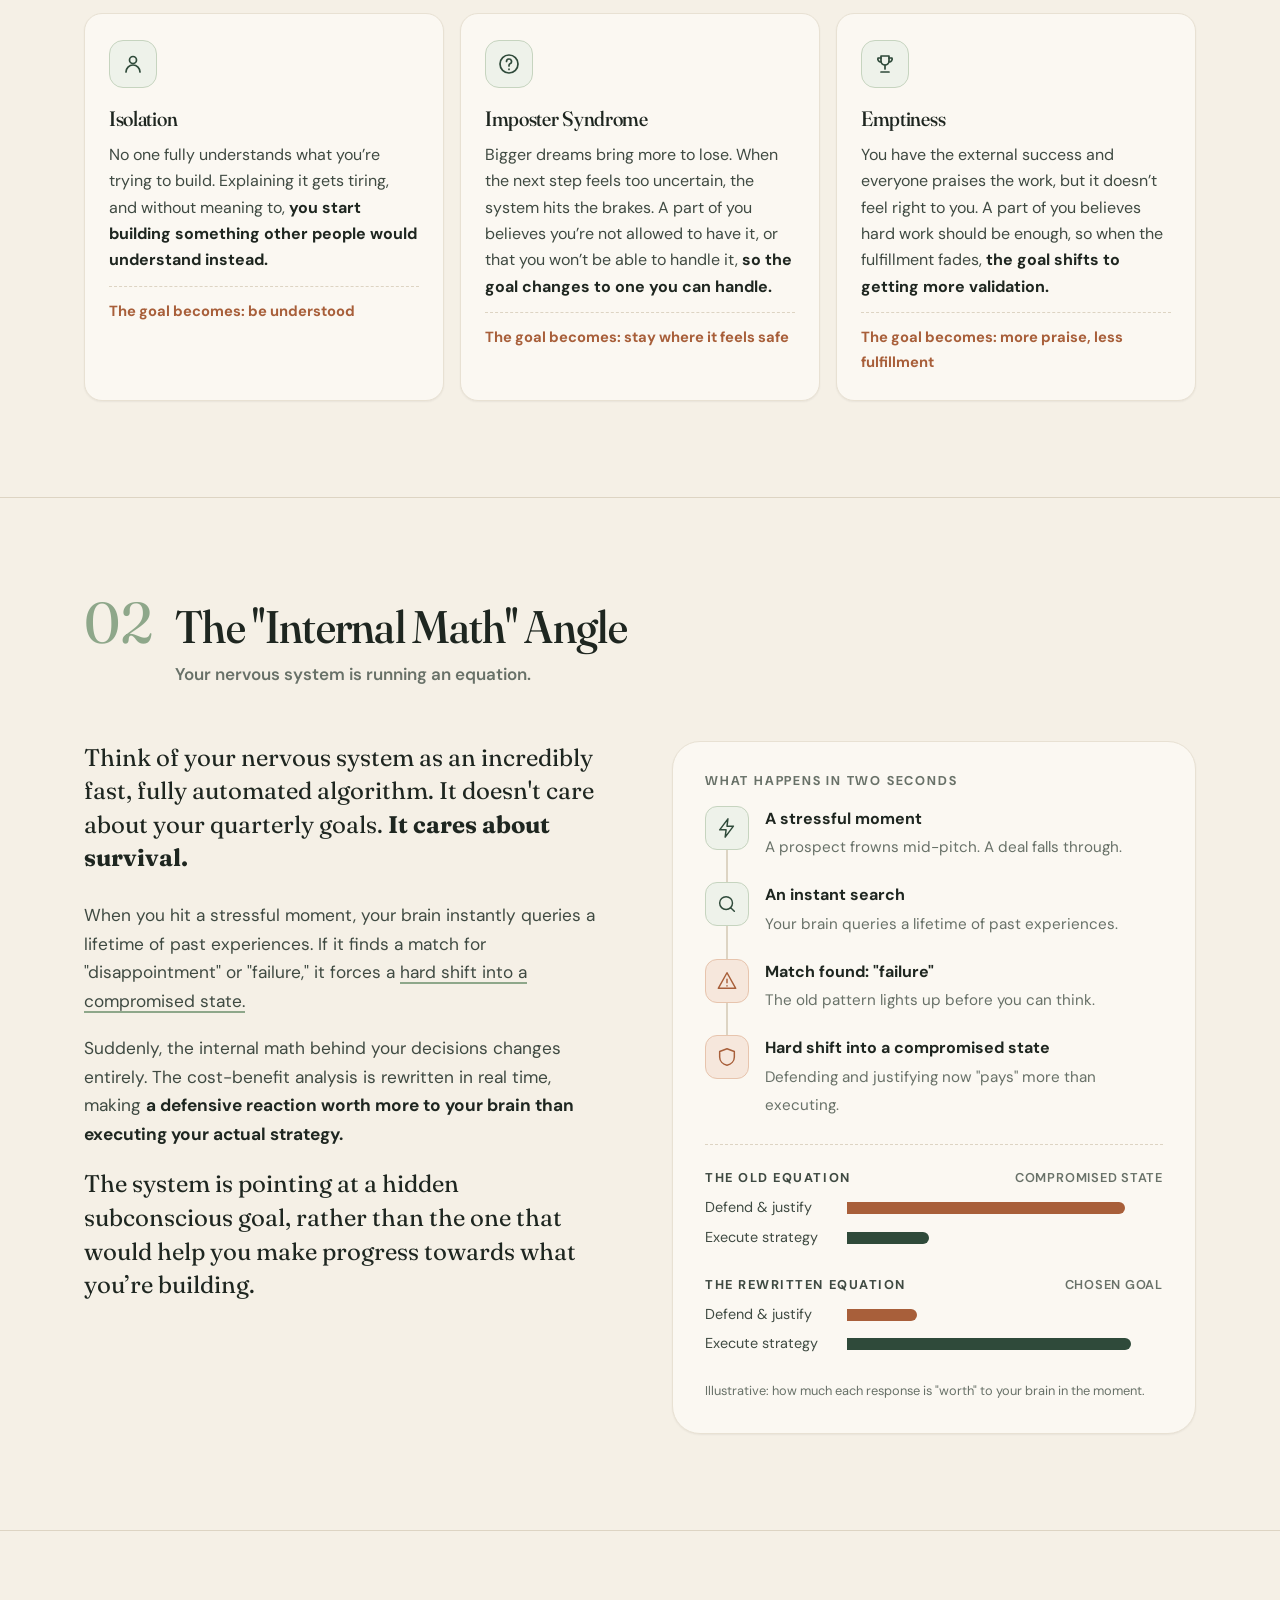
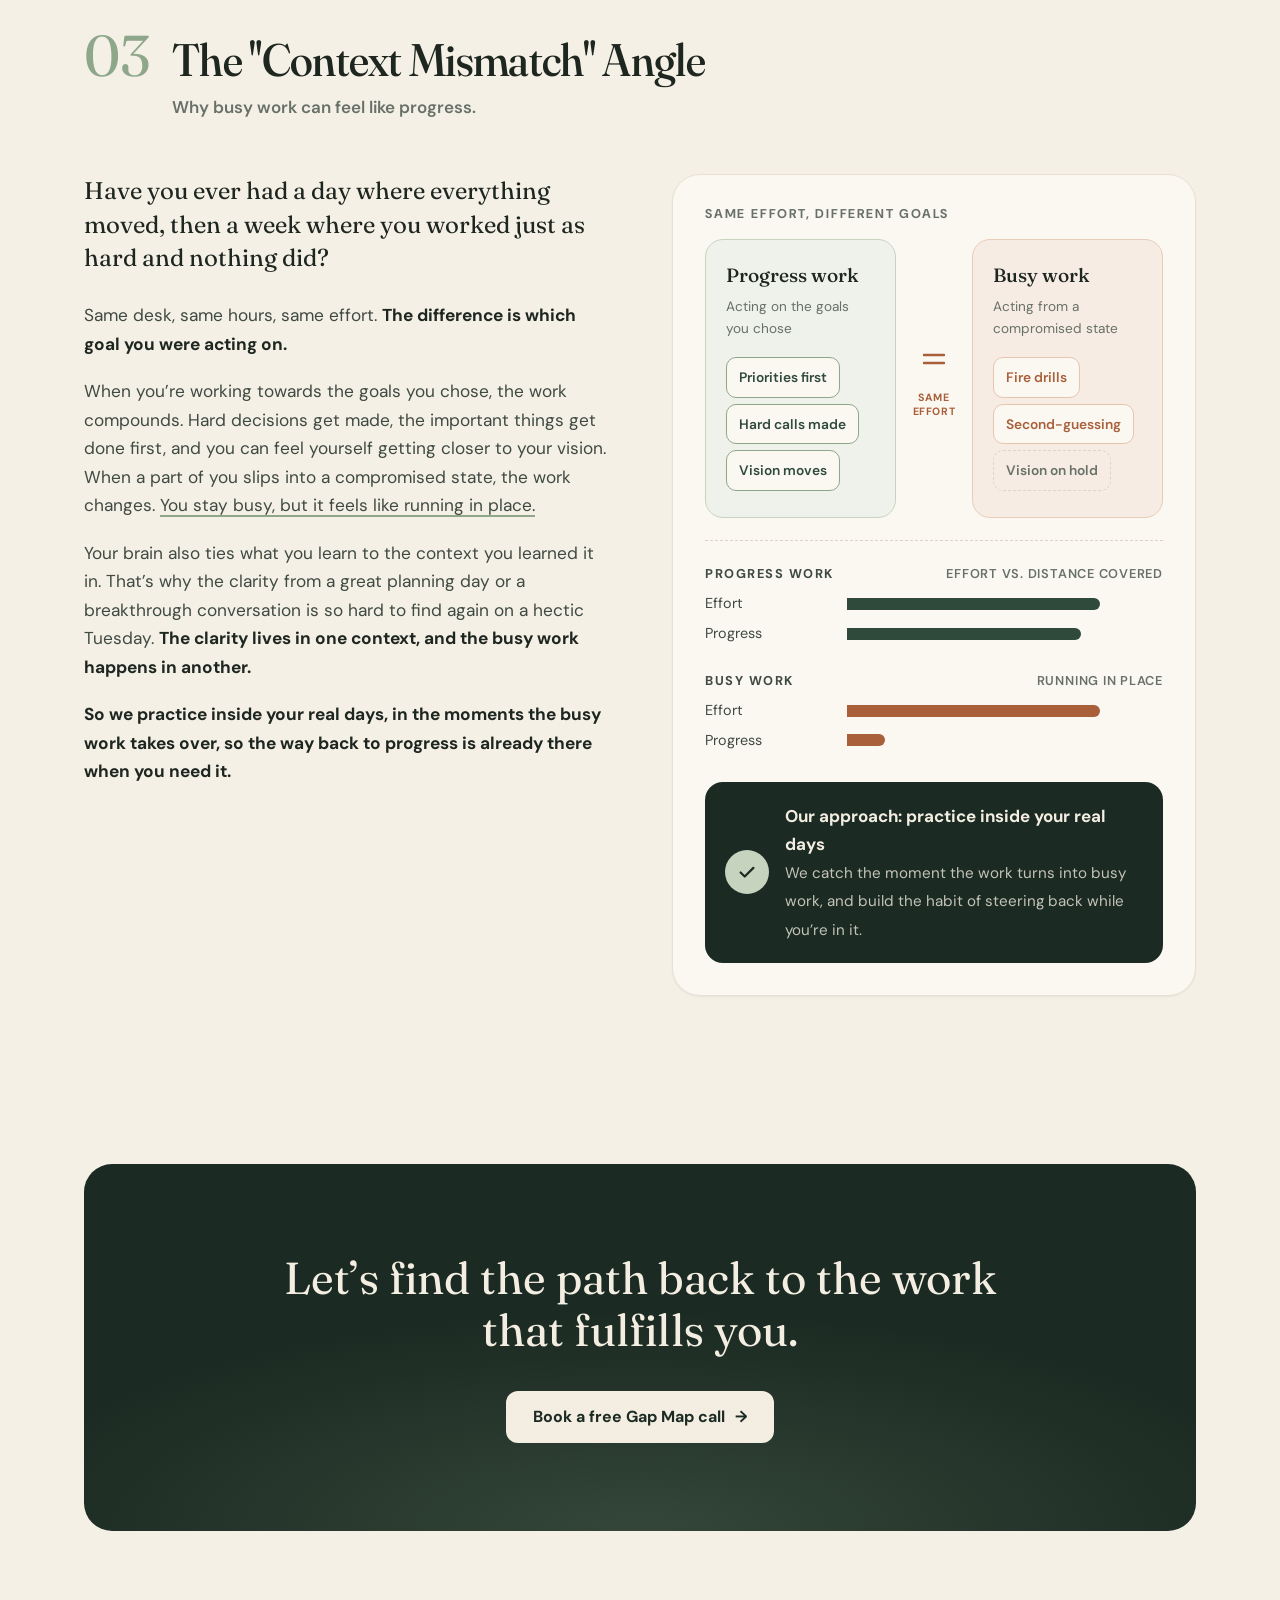
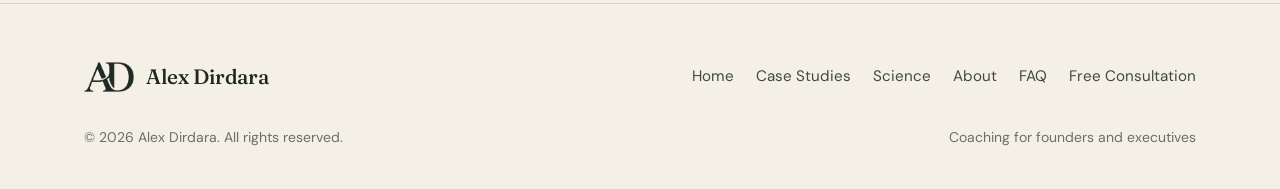
<file: science.html>
<!doctype html>
<html lang="en" class="no-js">
<head>
  <meta charset="utf-8">
  <meta name="viewport" content="width=device-width, initial-scale=1">
  <title>The Science | Alex Dirdara</title>
  <meta name="description" content="The ideas behind the coaching: how hidden goals take over, the internal math behind your decisions, and why busy work can feel like progress.">
  <meta property="og:title" content="The Science | Alex Dirdara">
  <meta property="og:image" content="https://alexdirdara.com/assets/img/alex-portrait.jpg">
  <link rel="icon" type="image/png" href="assets/img/favicon.png">
  <link rel="apple-touch-icon" href="assets/img/apple-touch-icon.png">
  <link rel="preconnect" href="https://fonts.googleapis.com">
  <link rel="preconnect" href="https://fonts.gstatic.com" crossorigin>
  <link href="https://fonts.googleapis.com/css2?family=DM+Sans:ital,opsz,wght@0,9..40,400..700;1,9..40,400..700&family=Fraunces:ital,opsz,wght,SOFT@0,9..144,300..600,0..100;1,9..144,300..600,0..100&display=swap" rel="stylesheet">
  <link rel="stylesheet" href="assets/css/styles.css">
</head>
<body>
  <a class="skip-link" href="#main">Skip to content</a>

  <header class="site-header">
    <div class="container header-inner">
      <a class="brand" href="/" aria-label="Alex Dirdara, home">
        <img src="assets/img/logo-ad.png" alt="" width="56" height="30">
        <span>Alex Dirdara</span>
      </a>
      <nav class="main-nav" aria-label="Main">
        <a href="/">Home</a>
        <a href="/casestudies">Case Studies</a>
        <a href="/science" aria-current="page">Science</a>
        <a href="/about">About</a>
      </nav>
      <div class="header-cta">
        <a class="btn btn-primary btn-sm" href="https://calendly.com/dirdara/gapmap" target="_blank" rel="noopener">Free Consultation</a>
        <button class="nav-toggle" type="button" aria-expanded="false" aria-controls="mobile-nav" aria-label="Open menu">
          <svg viewBox="0 0 24 24" fill="none" stroke="currentColor" stroke-width="1.8" stroke-linecap="round"><path d="M4 7h16M4 12h16M4 17h16"/></svg>
        </button>
      </div>
    </div>
    <div class="mobile-nav" id="mobile-nav">
      <ul>
        <li><a href="/">Home</a></li>
        <li><a href="/casestudies">Case Studies</a></li>
        <li><a href="/science" aria-current="page">Science</a></li>
        <li><a href="/about">About</a></li>
        <li><a class="btn btn-primary" href="https://calendly.com/dirdara/gapmap" target="_blank" rel="noopener">Free Consultation</a></li>
      </ul>
    </div>
  </header>

  <main id="main">

    <section class="page-intro">
      <div class="container">
        <div class="eyebrow with-rule">The Science</div>
        <h1>The foundation that helps us <span class="hl">close your gaps.</span></h1>
        <p class="lead">These simple concepts based in neuroscience and learning psychology help us better understand how you operate and what it would take to get you unstuck.</p>
        <nav class="jump-links" aria-label="On this page">
          <a href="#goal-discovery"><span class="n">01</span> Goal Discovery</a>
          <a href="#internal-math"><span class="n">02</span> Internal Math</a>
          <a href="#context-mismatch"><span class="n">03</span> Context Mismatch</a>
        </nav>
      </div>
    </section>

    <!-- 01 GOAL DISCOVERY -->
    <section class="angle" id="goal-discovery">
      <div class="container">
        <div class="angle-head reveal">
          <span class="angle-num">01</span>
          <h2>The "Goal Discovery" Angle</h2>
          <p class="tagline">When a part of you feels threatened, the goal quietly changes.</p>
        </div>
        <div class="angle-grid">
          <div class="angle-copy reveal">
            <p class="kicker">Every founder and executive starts with a goal they chose. Somewhere along the way, a part of them swaps it for a different one.</p>
            <p>In a compromised state, the goal changes. <strong>The system stops pointing at what you’re building and starts pointing at whatever protects you from threat.</strong> From the outside, nothing looks different. You’re still working hard, just towards something you never personally set.</p>
            <p>This is where quiet beliefs take root. That hard work is what determines your worth. That if you slowed down or took a step back, you’d have failed. That you’ve come this far, so it’s only right to keep going. <strong>Each one feels like discipline, and each one keeps you busy without moving you closer to your vision.</strong></p>
            <p>Together, we learn to read your internal compass. <span class="u">You’ll recognize the signs of a compromised state</span>, notice when your goal has drifted away from the one that builds your vision, and find your way back to it.</p>
          </div>

          <div class="visual-card reveal">
            <h4>Reading your internal compass</h4>
            <svg class="compass" viewBox="0 0 400 236" role="img" aria-labelledby="compass-title">
              <title id="compass-title">A compass whose needle has drifted from the goal you chose towards the goal that protects you</title>
              <circle class="dial" cx="170" cy="138" r="80"/>
              <g class="ticks">
                <line x1="170" y1="62" x2="170" y2="72"/>
                <line x1="170" y1="62" x2="170" y2="72" transform="rotate(45 170 138)"/>
                <line x1="170" y1="62" x2="170" y2="72" transform="rotate(90 170 138)"/>
                <line x1="170" y1="62" x2="170" y2="72" transform="rotate(135 170 138)"/>
                <line x1="170" y1="62" x2="170" y2="72" transform="rotate(180 170 138)"/>
                <line x1="170" y1="62" x2="170" y2="72" transform="rotate(225 170 138)"/>
                <line x1="170" y1="62" x2="170" y2="72" transform="rotate(270 170 138)"/>
                <line x1="170" y1="62" x2="170" y2="72" transform="rotate(315 170 138)"/>
              </g>
              <line class="chosen-line" x1="170" y1="138" x2="170" y2="48"/>
              <circle class="chosen-dot" cx="170" cy="46" r="6"/>
              <text class="lbl chosen" x="170" y="26" text-anchor="middle">The goal you chose</text>
              <path class="drift" d="M170 46 A92 92 0 0 1 251.2 94.8"/>
              <g transform="rotate(62 170 138)">
                <polygon class="needle-front" points="170,72 178,138 162,138"/>
                <polygon class="needle-back" points="162,138 178,138 170,160"/>
              </g>
              <circle class="hub" cx="170" cy="138" r="6"/>
              <text class="lbl drifted" x="262" y="88">The goal that</text>
              <text class="lbl drifted" x="262" y="106">protects you</text>
            </svg>

            <ul class="shifts">
              <li><span class="belief">“My hard work is what makes me worth something.”</span><span class="becomes">The goal becomes: stay busy</span></li>
              <li><span class="belief">“If I slow down, I’ve failed.”</span><span class="becomes">The goal becomes: never step back</span></li>
              <li><span class="belief">“I’ve come this far, I have to keep going.”</span><span class="becomes">The goal becomes: keep going, even in the wrong direction</span></li>
            </ul>
          </div>
        </div>

        <div class="compromised reveal">
          <h3>Top performers typically discover their goals have been compromised by one of these.</h3>
          <div class="ways three">
            <div class="way">
              <div class="way-ico" aria-hidden="true"><svg viewBox="0 0 24 24" fill="none" stroke="currentColor" stroke-width="1.7" stroke-linecap="round" stroke-linejoin="round"><circle cx="12" cy="8" r="3.5"/><path d="M5 20c0-3.9 3.1-7 7-7s7 3.1 7 7"/></svg></div>
              <h3>Isolation</h3>
              <p>No one fully understands what you’re trying to build. Explaining it gets tiring, and without meaning to, <strong>you start building something other people would understand instead.</strong></p>
              <p class="goal-shift">The goal becomes: be understood</p>
            </div>
            <div class="way">
              <div class="way-ico" aria-hidden="true"><svg viewBox="0 0 24 24" fill="none" stroke="currentColor" stroke-width="1.7" stroke-linecap="round" stroke-linejoin="round"><circle cx="12" cy="12" r="9"/><path d="M9.5 9.5a2.5 2.5 0 1 1 3.5 2.3c-.6.3-1 .9-1 1.6v.6M12 17.2v.3"/></svg></div>
              <h3>Imposter Syndrome</h3>
              <p>Bigger dreams bring more to lose. When the next step feels too uncertain, the system hits the brakes. A part of you believes you’re not allowed to have it, or that you won’t be able to handle it, <strong>so the goal changes to one you can handle.</strong></p>
              <p class="goal-shift">The goal becomes: stay where it feels safe</p>
            </div>
            <div class="way">
              <div class="way-ico" aria-hidden="true"><svg viewBox="0 0 24 24" fill="none" stroke="currentColor" stroke-width="1.7" stroke-linecap="round" stroke-linejoin="round"><path d="M8 4h8v5a4 4 0 0 1-8 0z"/><path d="M8 6H5a3 3 0 0 0 3 4M16 6h3a3 3 0 0 1-3 4M12 13v4M8 20h8"/></svg></div>
              <h3>Emptiness</h3>
              <p>You have the external success and everyone praises the work, but it doesn’t feel right to you. A part of you believes hard work should be enough, so when the fulfillment fades, <strong>the goal shifts to getting more validation.</strong></p>
              <p class="goal-shift">The goal becomes: more praise, less fulfillment</p>
            </div>
          </div>
        </div>
      </div>
    </section>

    <!-- 02 INTERNAL MATH -->
    <section class="angle" id="internal-math">
      <div class="container">
        <div class="angle-head reveal">
          <span class="angle-num">02</span>
          <h2>The "Internal Math" Angle</h2>
          <p class="tagline">Your nervous system is running an equation.</p>
        </div>
        <div class="angle-grid">
          <div class="angle-copy reveal">
            <p class="kicker">Think of your nervous system as an incredibly fast, fully automated algorithm. It doesn't care about your quarterly goals. <strong>It cares about survival.</strong></p>
            <p>When you hit a stressful moment, your brain instantly queries a lifetime of past experiences. If it finds a match for "disappointment" or "failure," it forces a <span class="u">hard shift into a compromised state.</span></p>
            <p>Suddenly, the internal math behind your decisions changes entirely. The cost-benefit analysis is rewritten in real time, making <strong>a defensive reaction worth more to your brain than executing your actual strategy.</strong></p>
            <p class="kicker">The system is pointing at a hidden subconscious goal, rather than the one that would help you make progress towards what you’re building.</p>
          </div>

          <div class="visual-card reveal" aria-label="Diagram: how a stressful moment rewrites your internal math">
            <h4>What happens in two seconds</h4>
            <ol class="flow">
              <li>
                <span class="step" aria-hidden="true"><svg viewBox="0 0 24 24" fill="none" stroke="currentColor" stroke-width="1.6" stroke-linecap="round" stroke-linejoin="round"><path d="M13 2L4 14h7l-1 8 9-12h-7z"/></svg></span>
                <div><strong>A stressful moment</strong><span>A prospect frowns mid-pitch. A deal falls through.</span></div>
              </li>
              <li>
                <span class="step" aria-hidden="true"><svg viewBox="0 0 24 24" fill="none" stroke="currentColor" stroke-width="1.6" stroke-linecap="round" stroke-linejoin="round"><circle cx="11" cy="11" r="7"/><path d="M20 20l-4-4"/></svg></span>
                <div><strong>An instant search</strong><span>Your brain queries a lifetime of past experiences.</span></div>
              </li>
              <li class="alarm">
                <span class="step" aria-hidden="true"><svg viewBox="0 0 24 24" fill="none" stroke="currentColor" stroke-width="1.6" stroke-linecap="round" stroke-linejoin="round"><path d="M12 3l9.5 17h-19z"/><path d="M12 10v4M12 17.2v.3"/></svg></span>
                <div><strong>Match found: "failure"</strong><span>The old pattern lights up before you can think.</span></div>
              </li>
              <li class="alarm">
                <span class="step" aria-hidden="true"><svg viewBox="0 0 24 24" fill="none" stroke="currentColor" stroke-width="1.6" stroke-linecap="round" stroke-linejoin="round"><path d="M12 3l8 3v6c0 4.5-3.4 8-8 9-4.6-1-8-4.5-8-9V6z"/></svg></span>
                <div><strong>Hard shift into a compromised state</strong><span>Defending and justifying now "pays" more than executing.</span></div>
              </li>
            </ol>

            <div class="equation">
              <div>
                <div class="eq-title">The old equation <em>Compromised state</em></div>
                <div class="bar-row"><span>Defend &amp; justify</span><div class="bar defend" style="width:88%"></div></div>
                <div class="bar-row"><span>Execute strategy</span><div class="bar execute" style="width:26%"></div></div>
              </div>
              <div>
                <div class="eq-title">The rewritten equation <em>Chosen goal</em></div>
                <div class="bar-row"><span>Defend &amp; justify</span><div class="bar defend" style="width:22%"></div></div>
                <div class="bar-row"><span>Execute strategy</span><div class="bar execute" style="width:90%"></div></div>
              </div>
              <p class="chart-note" style="margin:0">Illustrative: how much each response is "worth" to your brain in the moment.</p>
            </div>
          </div>
        </div>
      </div>
    </section>

    <!-- 03 CONTEXT MISMATCH -->
    <section class="angle" id="context-mismatch">
      <div class="container">
        <div class="angle-head reveal">
          <span class="angle-num">03</span>
          <h2>The "Context Mismatch" Angle</h2>
          <p class="tagline">Why busy work can feel like progress.</p>
        </div>
        <div class="angle-grid">
          <div class="angle-copy reveal">
            <p class="kicker">Have you ever had a day where everything moved, then a week where you worked just as hard and nothing did?</p>
            <p>Same desk, same hours, same effort. <strong>The difference is which goal you were acting on.</strong></p>
            <p>When you’re working towards the goals you chose, the work compounds. Hard decisions get made, the important things get done first, and you can feel yourself getting closer to your vision. When a part of you slips into a compromised state, the work changes. <span class="u">You stay busy, but it feels like running in place.</span></p>
            <p>Your brain also ties what you learn to the context you learned it in. That’s why the clarity from a great planning day or a breakthrough conversation is so hard to find again on a hectic Tuesday. <strong>The clarity lives in one context, and the busy work happens in another.</strong></p>
            <p><strong>So we practice inside your real days, in the moments the busy work takes over, so the way back to progress is already there when you need it.</strong></p>
          </div>

          <div class="visual-card reveal">
            <h4>Same effort, different goals</h4>
            <div class="states">
              <div class="state-box calm">
                <h5>Progress work</h5>
                <p class="traits">Acting on the goals you chose</p>
                <span class="chip lesson">Priorities first</span>
                <span class="chip lesson">Hard calls made</span>
                <span class="chip lesson">Vision moves</span>
              </div>
              <div class="states-arrow" aria-label="Same effort">
                <div>
                  <svg viewBox="0 0 40 40" fill="none" stroke="currentColor" stroke-width="2.4" stroke-linecap="round"><path d="M10 16h20M10 24h20"/></svg>
                  <small>Same effort</small>
                </div>
              </div>
              <div class="state-box desk">
                <h5>Busy work</h5>
                <p class="traits">Acting from a compromised state</p>
                <span class="chip old">Fire drills</span>
                <span class="chip old">Second-guessing</span>
                <span class="chip ghost">Vision on hold</span>
              </div>
            </div>
            <div class="equation">
              <div>
                <div class="eq-title">Progress work <em>Effort vs. distance covered</em></div>
                <div class="bar-row"><span>Effort</span><div class="bar execute" style="width:80%"></div></div>
                <div class="bar-row"><span>Progress</span><div class="bar execute" style="width:74%"></div></div>
              </div>
              <div>
                <div class="eq-title">Busy work <em>Running in place</em></div>
                <div class="bar-row"><span>Effort</span><div class="bar defend" style="width:80%"></div></div>
                <div class="bar-row"><span>Progress</span><div class="bar defend" style="width:12%"></div></div>
              </div>
            </div>
            <div class="approach">
              <span class="check" aria-hidden="true"><svg viewBox="0 0 24 24" fill="none" stroke="currentColor" stroke-width="2.4" stroke-linecap="round" stroke-linejoin="round"><path d="M5 12.5l4.5 4.5L19 7.5"/></svg></span>
              <div>
                <strong>Our approach: practice inside your real days</strong>
                <span>We catch the moment the work turns into busy work, and build the habit of steering back while you’re in it.</span>
              </div>
            </div>
          </div>
        </div>
      </div>
    </section>

    <section class="section-tight">
      <div class="container">
        <div class="closing reveal">
          <p class="big" style="margin-top:0">Let’s find the path back to the work that fulfills you.</p>
          <a class="btn btn-light" href="https://calendly.com/dirdara/gapmap" target="_blank" rel="noopener">Book a free Gap Map call <span class="arrow" aria-hidden="true">&rarr;</span></a>
        </div>
      </div>
    </section>

  </main>

  <footer class="site-footer" style="margin-top:0">
    <div class="container">
      <div class="footer-inner">
        <a class="brand" href="/" aria-label="Alex Dirdara, home">
          <img src="assets/img/logo-ad.png" alt="" width="56" height="30">
          <span>Alex Dirdara</span>
        </a>
        <nav class="footer-nav" aria-label="Footer">
          <a href="/">Home</a>
          <a href="/casestudies">Case Studies</a>
          <a href="/science">Science</a>
          <a href="/about">About</a>
          <a href="/#faq">FAQ</a>
          <a href="https://calendly.com/dirdara/gapmap" target="_blank" rel="noopener">Free Consultation</a>
        </nav>
      </div>
      <div class="footer-base">
        <span>&copy; <span data-year>2026</span> Alex Dirdara. All rights reserved.</span>
        <span>Coaching for founders and executives</span>
      </div>
    </div>
  </footer>

  <script src="assets/js/main.js"></script>
</body>
</html>
</file>
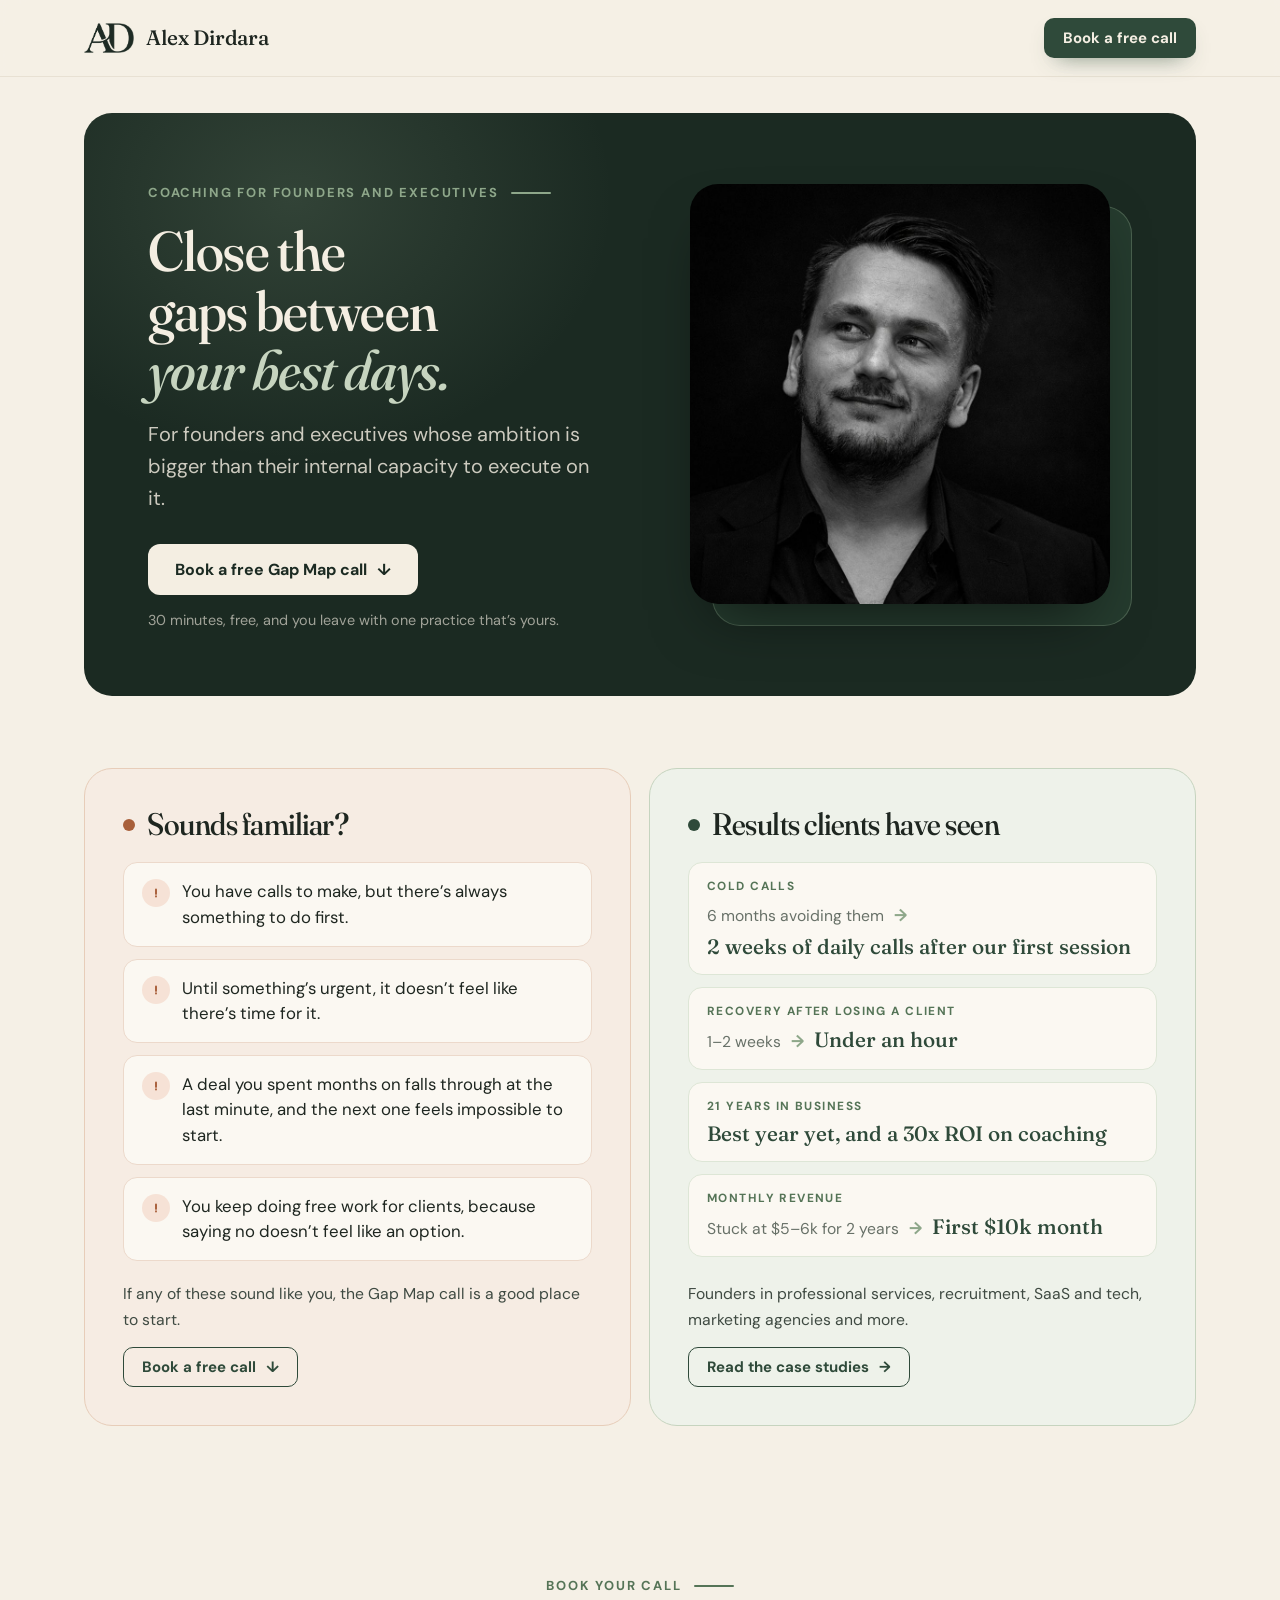
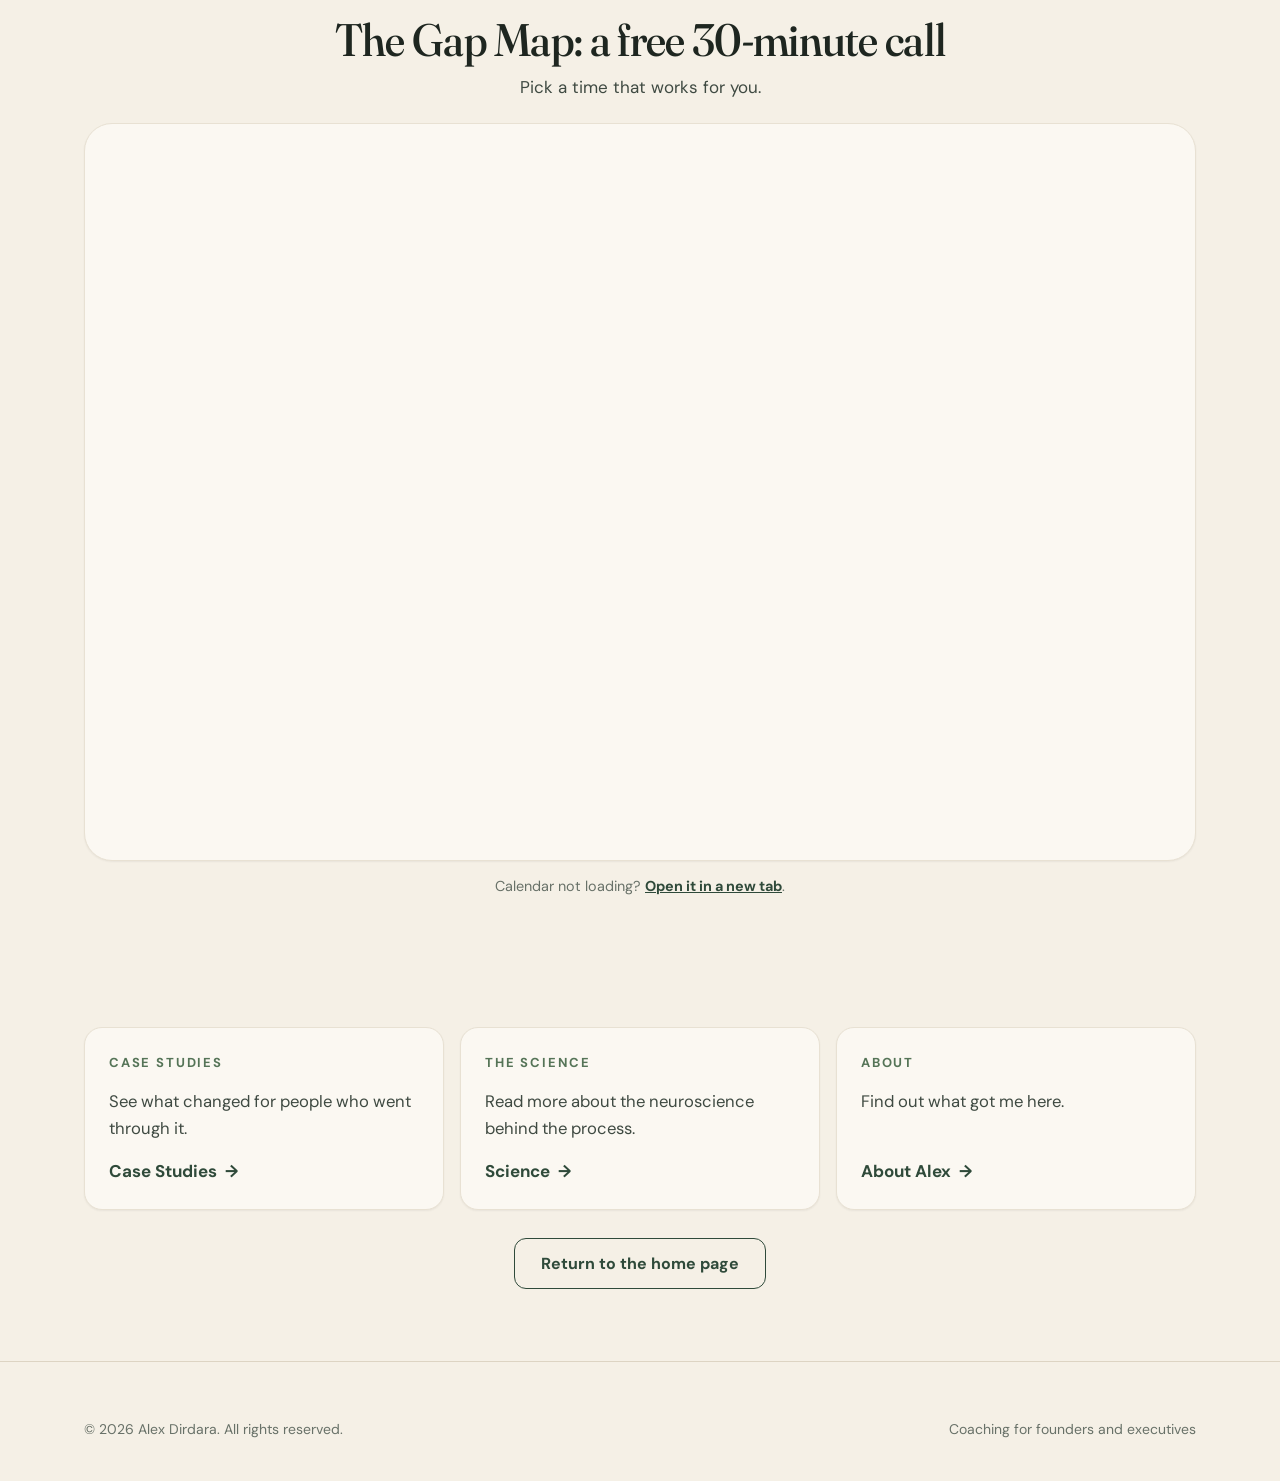
<file: start.html>
<!doctype html>
<html lang="en" class="no-js">
<head>
  <meta charset="utf-8">
  <meta name="viewport" content="width=device-width, initial-scale=1">
  <title>Close the Gaps Between Your Best Days | Alex Dirdara</title>
  <meta name="description" content="For founders and executives whose ambition is bigger than their internal capacity to execute on it. Book a free 30-minute Gap Map call.">
  <!-- Link preview: this page is made to be shared, so the card is its first impression -->
  <meta property="og:type" content="website">
  <meta property="og:url" content="https://alexdirdara.com/start">
  <meta property="og:title" content="Close the gaps between your best days.">
  <meta property="og:description" content="For founders and executives whose ambition is bigger than their internal capacity to execute on it. Book a free 30-minute Gap Map call.">
  <meta property="og:image" content="https://alexdirdara.com/assets/img/og-start.png">
  <meta property="og:image:width" content="1200">
  <meta property="og:image:height" content="630">
  <meta property="og:image:alt" content="Close the gaps between your best days. Alex Dirdara, coaching for founders and executives.">
  <meta name="twitter:card" content="summary_large_image">
  <link rel="icon" type="image/png" href="assets/img/favicon.png">
  <link rel="apple-touch-icon" href="assets/img/apple-touch-icon.png">
  <link rel="preconnect" href="https://fonts.googleapis.com">
  <link rel="preconnect" href="https://fonts.gstatic.com" crossorigin>
  <link href="https://fonts.googleapis.com/css2?family=DM+Sans:ital,opsz,wght@0,9..40,400..700;1,9..40,400..700&family=Fraunces:ital,opsz,wght,SOFT@0,9..144,300..600,0..100;1,9..144,300..600,0..100&display=swap" rel="stylesheet">
  <link rel="stylesheet" href="assets/css/styles.css">
  <link rel="stylesheet" href="assets/css/start.css">
</head>
<body class="lean-header">
  <a class="skip-link" href="#main">Skip to content</a>

  <header class="site-header">
    <div class="container header-inner">
      <a class="brand" href="/" aria-label="Alex Dirdara, home">
        <img src="assets/img/logo-ad.png" alt="" width="56" height="30">
        <span>Alex Dirdara</span>
      </a>
      <div class="header-cta">
        <a class="btn btn-primary btn-sm" href="#book">Book a free call</a>
      </div>
    </div>
  </header>

  <main id="main">

    <!-- Hook and welcome video -->
    <section class="start-hero">
      <div class="container">
        <div class="hook">
          <div>
            <div class="eyebrow with-rule">Coaching for founders and executives</div>
            <h1>Close the gaps between <span class="hl">your best days.</span></h1>
            <p class="lead">For founders and executives whose ambition is bigger than their internal capacity to execute on it.</p>
            <a class="btn btn-light" href="#book">Book a free Gap Map call <span class="arrow" aria-hidden="true">&darr;</span></a>
            <p class="hook-note">30 minutes, free, and you leave with one practice that’s yours.</p>
          </div>
          <!-- Portrait for now. When the welcome video is up on YouTube (unlisted is fine), replace this figure with:
               <div class="video-embed"><iframe src="https://www.youtube-nocookie.com/embed/VIDEO_ID?rel=0" title="A welcome from Alex" allow="accelerometer; clipboard-write; encrypted-media; gyroscope; picture-in-picture; web-share" allowfullscreen></iframe></div> -->
          <figure class="hook-photo">
            <img src="assets/img/alex-portrait.jpg" alt="Portrait of Alex Dirdara" width="900" height="900">
          </figure>
        </div>
      </div>
    </section>

    <!-- Sounds familiar + results -->
    <section class="section-tight">
      <div class="container">
        <div class="pair">
          <article class="pair-card symptoms reveal">
            <h2><span class="dot" aria-hidden="true"></span>Sounds familiar?</h2>
            <ul class="symptom-list">
              <li><span class="ico" aria-hidden="true"><svg viewBox="0 0 16 16" fill="none" stroke="currentColor" stroke-width="2.2" stroke-linecap="round"><path d="M8 4v5M8 11.8v.2"/></svg></span>You have calls to make, but there’s always something to do first.</li>
              <li><span class="ico" aria-hidden="true"><svg viewBox="0 0 16 16" fill="none" stroke="currentColor" stroke-width="2.2" stroke-linecap="round"><path d="M8 4v5M8 11.8v.2"/></svg></span>Until something’s urgent, it doesn’t feel like there’s time for it.</li>
              <li><span class="ico" aria-hidden="true"><svg viewBox="0 0 16 16" fill="none" stroke="currentColor" stroke-width="2.2" stroke-linecap="round"><path d="M8 4v5M8 11.8v.2"/></svg></span>A deal you spent months on falls through at the last minute, and the next one feels impossible to start.</li>
              <li><span class="ico" aria-hidden="true"><svg viewBox="0 0 16 16" fill="none" stroke="currentColor" stroke-width="2.2" stroke-linecap="round"><path d="M8 4v5M8 11.8v.2"/></svg></span>You keep doing free work for clients, because saying no doesn’t feel like an option.</li>
            </ul>
            <div class="results-foot">
              <p>If any of these sound like you, the Gap Map call is a good place to start.</p>
              <a class="btn btn-outline btn-sm" href="#book">Book a free call <span class="arrow" aria-hidden="true">&darr;</span></a>
            </div>
          </article>

          <article class="pair-card results reveal">
            <h2><span class="dot" aria-hidden="true"></span>Results clients have seen</h2>
            <ul class="result-list">
              <li><span class="result-label">Cold calls</span>
                <div class="result-row"><span class="before">6 months avoiding them</span><span class="arrow" aria-label="became">&rarr;</span><span class="after">2 weeks of daily calls after our first session</span></div></li>
              <li><span class="result-label">Recovery after losing a client</span>
                <div class="result-row"><span class="before">1–2 weeks</span><span class="arrow" aria-label="became">&rarr;</span><span class="after">Under an hour</span></div></li>
              <li><span class="result-label">21 years in business</span>
                <div class="result-row"><span class="after">Best year yet, and a 30x ROI on coaching</span></div></li>
              <li><span class="result-label">Monthly revenue</span>
                <div class="result-row"><span class="before">Stuck at $5–6k for 2 years</span><span class="arrow" aria-label="became">&rarr;</span><span class="after">First $10k month</span></div></li>
            </ul>
            <div class="results-foot">
              <p>Founders in professional services, recruitment, SaaS and tech, marketing agencies and more.</p>
              <a class="btn btn-outline btn-sm" href="/casestudies">Read the case studies <span class="arrow" aria-hidden="true">&rarr;</span></a>
            </div>
          </article>
        </div>
      </div>
    </section>

    <!-- Booking: the Gap Map details live on the Calendly page itself -->
    <section class="section-tight" id="book">
      <div class="container">
        <div class="book-head reveal">
          <div class="eyebrow with-rule">Book your call</div>
          <h2>The Gap Map: a free 30-minute call</h2>
          <p>Pick a time that works for you.</p>
        </div>
        <div class="book-card">
          <div class="calendly-inline-widget" data-url="https://calendly.com/dirdara/gapmap?hide_gdpr_banner=1&amp;background_color=fbf8f2&amp;text_color=1e2620&amp;primary_color=2f4a3a"></div>
        </div>
        <p class="book-fallback">Calendar not loading? <a href="https://calendly.com/dirdara/gapmap" target="_blank" rel="noopener">Open it in a new tab</a>.</p>
      </div>
    </section>

    <!-- Where to next -->
    <section class="section-tight" style="padding-top:0">
      <div class="container">
        <div class="next-links reveal">
          <a class="next-link" href="/casestudies">
            <span class="eyebrow" style="margin:0">Case Studies</span>
            <p>See what changed for people who went through it.</p>
            <span class="go">Case Studies <span class="arrow" aria-hidden="true">&rarr;</span></span>
          </a>
          <a class="next-link" href="/science">
            <span class="eyebrow" style="margin:0">The Science</span>
            <p>Read more about the neuroscience behind the process.</p>
            <span class="go">Science <span class="arrow" aria-hidden="true">&rarr;</span></span>
          </a>
          <a class="next-link" href="/about">
            <span class="eyebrow" style="margin:0">About</span>
            <p>Find out what got me here.</p>
            <span class="go">About Alex <span class="arrow" aria-hidden="true">&rarr;</span></span>
          </a>
        </div>
        <div class="home-link"><a class="btn btn-outline" href="/">Return to the home page</a></div>
      </div>
    </section>

  </main>

  <footer class="site-footer" style="margin-top:0">
    <div class="container">
      <div class="footer-base" style="margin-top:0">
        <span>&copy; <span data-year>2026</span> Alex Dirdara. All rights reserved.</span>
        <span>Coaching for founders and executives</span>
      </div>
    </div>
  </footer>

  <script src="assets/js/main.js"></script>
  <script src="https://assets.calendly.com/assets/external/widget.js" async></script>
</body>
</html>
</file>
<file: assets/css/styles.css>
/* ==========================================================================
   Alex Dirdara | Performance Coaching
   Shared stylesheet for every page.
   ========================================================================== */

:root {
  /* Surfaces */
  --bg: #f5f0e6;
  --bg-deep: #ece4d4;
  --surface: #fbf8f2;
  --sage-50: #eef2ea;
  --sage-100: #dde6d6;
  --sage-200: #c6d4bf;
  --sage-400: #8ea78a;
  --sage-600: #557457;
  --green-700: #2f4a3a;
  --green-800: #253b2e;
  --green-900: #1b2a22;

  /* Ink */
  --ink: #1e2620;
  --ink-soft: #3f4a42;
  --muted: #687168;
  --line: #ddd4c3;
  --line-soft: #e8e1d3;
  --cream: #f4eee2;

  /* Accent (used sparingly) */
  --clay: #a85f3a;

  /* Type */
  --font-display: "Fraunces", Georgia, "Times New Roman", serif;
  --font-body: "DM Sans", system-ui, -apple-system, "Segoe UI", sans-serif;

  /* Shape */
  --radius-sm: 10px;
  --radius: 18px;
  --radius-lg: 28px;
  --shadow-sm: 0 1px 2px rgba(30, 38, 32, 0.06);
  --shadow: 0 10px 30px -12px rgba(30, 38, 32, 0.22);
  --shadow-lg: 0 30px 60px -28px rgba(30, 38, 32, 0.35);

  --container: 1160px;
  --gutter: 24px;
}

*,
*::before,
*::after { box-sizing: border-box; }

html { scroll-behavior: smooth; -webkit-text-size-adjust: 100%; }
/* Keep anchor targets clear of the sticky header */
[id] { scroll-margin-top: 96px; }
@media (prefers-reduced-motion: reduce) {
  html { scroll-behavior: auto; }
  *, *::before, *::after { transition: none !important; animation: none !important; }
}

body {
  margin: 0;
  background: var(--bg);
  color: var(--ink);
  font-family: var(--font-body);
  font-size: 1.0625rem;
  line-height: 1.65;
  -webkit-font-smoothing: antialiased;
  text-rendering: optimizeLegibility;
  overflow-x: hidden;
}

img { max-width: 100%; height: auto; display: block; }
a { color: inherit; }

h1, h2, h3, h4 {
  font-family: var(--font-display);
  font-weight: 500;
  line-height: 1.12;
  letter-spacing: -0.015em;
  margin: 0 0 0.5em;
  color: var(--ink);
  font-variation-settings: "SOFT" 30, "opsz" 96;
}
h1 { font-size: clamp(2.35rem, 5.2vw, 4rem); }
h2 { font-size: clamp(1.95rem, 3.6vw, 2.85rem); }
h3 { font-size: clamp(1.3rem, 2vw, 1.6rem); }
p { margin: 0 0 1.1em; }
strong { font-weight: 700; color: var(--ink); }

.container { width: 100%; max-width: var(--container); margin: 0 auto; padding: 0 var(--gutter); }
.narrow { max-width: 760px; margin-left: auto; margin-right: auto; }
.center { text-align: center; }

.section { padding: clamp(64px, 9vw, 112px) 0; }
.section-tight { padding: clamp(40px, 6vw, 72px) 0; }

.skip-link {
  position: absolute; left: 12px; top: -48px; z-index: 100;
  background: var(--green-700); color: var(--cream); padding: 10px 14px; border-radius: 8px;
}
.skip-link:focus { top: 12px; }

:focus-visible { outline: 2px solid var(--green-700); outline-offset: 3px; border-radius: 6px; }

/* Text treatments --------------------------------------------------------- */
.u {
  text-decoration: underline;
  text-decoration-color: var(--sage-400);
  text-decoration-thickness: 2px;
  text-underline-offset: 4px;
}
.hl { color: var(--green-700); font-style: italic; }
.eyebrow {
  display: inline-flex; align-items: center; gap: 12px;
  font-family: var(--font-body);
  font-size: 0.8125rem; font-weight: 700; letter-spacing: 0.14em; text-transform: uppercase;
  color: var(--sage-600);
  margin-bottom: 18px;
}
.eyebrow.with-rule::after { content: ""; width: 40px; height: 2px; background: currentColor; border-radius: 2px; }
.lead { font-size: clamp(1.1rem, 1.6vw, 1.25rem); color: var(--ink-soft); line-height: 1.6; }
.muted { color: var(--muted); }
.accent-bar {
  width: 120px; height: 4px; border-radius: 4px; margin: 22px 0 0;
  background: linear-gradient(90deg, var(--green-700), var(--sage-400) 60%, var(--clay));
}
.center .accent-bar { margin-left: auto; margin-right: auto; }

/* Buttons ----------------------------------------------------------------- */
.btn {
  display: inline-flex; align-items: center; justify-content: center; gap: 10px;
  padding: 15px 26px;
  border-radius: 12px;
  border: 1.5px solid transparent;
  font-family: var(--font-body); font-weight: 700; font-size: 1rem; line-height: 1.2;
  text-decoration: none; cursor: pointer;
  transition: transform .2s ease, background-color .2s ease, box-shadow .2s ease, color .2s ease;
}
.btn .arrow { transition: transform .2s ease; }
.btn:hover .arrow { transform: translateX(4px); }
.btn-primary { background: var(--green-700); color: var(--cream); box-shadow: 0 10px 22px -12px rgba(47, 74, 58, .7); }
.btn-primary:hover { background: var(--green-800); transform: translateY(-1px); }
.btn-outline { border-color: var(--green-700); color: var(--green-700); background: transparent; }
.btn-outline:hover { background: var(--green-700); color: var(--cream); }
.btn-light { background: var(--cream); color: var(--green-900); }
.btn-light:hover { background: #fff; transform: translateY(-1px); }
.btn-sm { padding: 10px 18px; font-size: .9375rem; border-radius: 10px; }

/* Header ------------------------------------------------------------------ */
.site-header {
  position: sticky; top: 0; z-index: 50;
  background: rgba(245, 240, 230, 0.86);
  backdrop-filter: saturate(140%) blur(12px);
  -webkit-backdrop-filter: saturate(140%) blur(12px);
  border-bottom: 1px solid var(--line-soft);
}
.header-inner { display: flex; align-items: center; justify-content: space-between; gap: 24px; height: 76px; }
.brand { display: inline-flex; align-items: center; gap: 12px; text-decoration: none; color: var(--ink); flex-shrink: 0; }
.brand img { height: 30px; width: auto; }
.brand span { font-family: var(--font-display); font-size: 1.3rem; font-weight: 500; letter-spacing: -0.01em; }
.main-nav { display: flex; align-items: center; gap: 4px; }
.main-nav a {
  text-decoration: none; color: var(--ink-soft); font-weight: 500; font-size: .96rem;
  padding: 8px 14px; border-radius: 8px; transition: color .2s, background-color .2s;
}
.main-nav a:hover { color: var(--ink); background: var(--bg-deep); }
.main-nav a[aria-current="page"] { color: var(--green-700); font-weight: 700; }
.header-cta { display: flex; align-items: center; gap: 10px; }
.nav-toggle {
  display: none; width: 44px; height: 44px; border-radius: 10px; border: 1px solid var(--line);
  background: var(--surface); cursor: pointer; align-items: center; justify-content: center;
}
.nav-toggle svg { width: 22px; height: 22px; }
.mobile-nav { display: none; }

@media (max-width: 960px) {
  .main-nav { display: none; }
  .nav-toggle { display: inline-flex; }
  .mobile-nav {
    display: block; overflow: hidden; max-height: 0; transition: max-height .3s ease;
    border-top: 1px solid transparent;
  }
  .mobile-nav.open { max-height: 480px; border-top-color: var(--line-soft); }
  .mobile-nav ul { list-style: none; margin: 0; padding: 12px var(--gutter) 22px; }
  .mobile-nav a {
    display: block; padding: 13px 4px; text-decoration: none; font-weight: 500; color: var(--ink);
    border-bottom: 1px solid var(--line-soft);
  }
  .mobile-nav li:last-child a { border-bottom: 0; }
  .mobile-nav .btn { margin-top: 14px; width: 100%; color: var(--cream); }
}
@media (max-width: 560px) {
  :root { --gutter: 16px; }
  .header-cta .btn { display: none; }
  .brand span { font-size: 1.15rem; }
}

/* Hero -------------------------------------------------------------------- */
.hero { padding: clamp(48px, 7vw, 96px) 0 clamp(48px, 6vw, 80px); position: relative; }
.hero::before {
  content: ""; position: absolute; inset: 0; z-index: -1;
  background:
    radial-gradient(900px 480px at 85% 10%, rgba(198, 212, 191, .55), transparent 60%),
    radial-gradient(700px 420px at 0% 100%, rgba(236, 228, 212, .9), transparent 60%);
}
.hero-grid { display: grid; grid-template-columns: 1.12fr .88fr; gap: clamp(32px, 6vw, 80px); align-items: center; }
.pill {
  display: inline-flex; flex-wrap: wrap; align-items: center; gap: 6px 10px;
  padding: 8px 16px; border-radius: 999px;
  background: var(--sage-50); border: 1px solid var(--sage-200);
  color: var(--green-700); font-size: .84rem; font-weight: 600; letter-spacing: .01em;
  margin-bottom: 26px;
}
.pill .sep { width: 4px; height: 4px; border-radius: 50%; background: var(--sage-400); }
.hero h1 { margin-bottom: 22px; text-wrap: balance; }
.hero .lead { max-width: 560px; margin-bottom: 34px; }
.hero-figure { position: relative; justify-self: end; width: 100%; max-width: 460px; }
.hero-figure::before {
  content: ""; position: absolute; inset: 22px -22px -22px 22px;
  border-radius: var(--radius-lg); background: var(--sage-100); z-index: -1;
}
.hero-figure img {
  width: 100%; aspect-ratio: 1 / 1; object-fit: cover; border-radius: var(--radius-lg);
  box-shadow: var(--shadow-lg);
}
.hero-note {
  text-align: center; max-width: 640px; margin: clamp(44px, 6vw, 72px) auto 0;
  color: var(--ink-soft); font-size: 1.05rem;
  padding-top: 28px; border-top: 1px solid var(--line);
}
@media (max-width: 860px) {
  .hero-grid { grid-template-columns: 1fr; }
  .hero-figure { justify-self: center; max-width: 380px; margin-right: 14px; }
  .hero-figure::before { inset: 14px -14px -14px 14px; }
}
@media (max-width: 560px) {
  .pill { flex-direction: column; align-items: flex-start; border-radius: 16px; gap: 2px; }
  .pill .sep { display: none; }
}

/* Testimonial card -------------------------------------------------------- */
/* Standalone testimonial bands on the home page: the neighbouring sections'
   padding sets the gap, so these add none of their own. */
.section-quote { padding: 0; }
.section-quote.after-hero { padding-top: clamp(16px, 2.5vw, 32px); }

.testimonial {
  position: relative; text-align: center;
  background: var(--sage-50);
  border: 1px solid var(--sage-100);
  border-radius: var(--radius-lg);
  padding: clamp(40px, 6vw, 64px) clamp(22px, 6vw, 96px);
}
.testimonial-avatar {
  width: 112px; height: 112px; margin: 0 auto 26px; border-radius: 22px; object-fit: cover;
  border: 4px solid var(--surface); box-shadow: var(--shadow);
}
.testimonial-avatar.top { object-position: center 18%; }
.testimonial blockquote { margin: 0 auto; max-width: 820px; position: relative; }
.testimonial blockquote::before {
  content: "\201C"; position: absolute; left: -0.55em; top: -0.42em;
  font-family: var(--font-display); font-size: 5.5rem; line-height: 1; color: var(--sage-200);
}
.testimonial blockquote p {
  font-family: var(--font-display); font-weight: 400;
  font-size: clamp(1.2rem, 2.1vw, 1.5rem); line-height: 1.45; color: var(--green-700);
  margin: 0;
}
.testimonial blockquote.long p { font-size: clamp(1.08rem, 1.7vw, 1.28rem); }
.testimonial-name {
  margin-top: 24px; font-size: .84rem; font-weight: 700; letter-spacing: .12em; text-transform: uppercase; color: var(--ink);
}
.testimonial-role { font-size: .84rem; letter-spacing: .08em; text-transform: uppercase; color: var(--muted); margin-top: 2px; }
.testimonial .btn { margin-top: 30px; }
@media (max-width: 560px) {
  .testimonial blockquote::before { left: -0.1em; top: -0.75em; font-size: 4rem; }
}

/* Manifesto (philosophy quote) -------------------------------------------- */
.manifesto h2 {
  font-size: clamp(1.8rem, 3.4vw, 2.6rem); line-height: 1.2; margin-bottom: 30px;
}
.manifesto p { font-size: 1.125rem; color: var(--ink-soft); }

/* Comparison -------------------------------------------------------------- */
.section-head { margin-bottom: clamp(36px, 5vw, 56px); }
.section-head p { max-width: 640px; }
.center .section-head p, .section-head.center p { margin-left: auto; margin-right: auto; }
.compare { display: grid; gap: 12px; }
.compare-row { display: grid; grid-template-columns: 1fr 1fr; gap: 18px; }
.compare-head {
  padding: 18px 22px; border-radius: 14px; font-weight: 700; text-align: center; font-size: 1.02rem;
}
.compare-head.us { background: var(--green-700); color: var(--cream); }
.compare-head.them { background: var(--bg-deep); color: var(--ink-soft); }
.compare-cell {
  display: flex; align-items: flex-start; gap: 14px;
  padding: 18px 22px; border-radius: 14px; font-size: 1rem; line-height: 1.5;
}
.compare-cell.us { background: var(--surface); border: 1px solid var(--sage-200); color: var(--ink); font-weight: 600; }
.compare-cell.them { background: transparent; border: 1px solid var(--line); color: var(--muted); }
.compare-cell .ico {
  flex-shrink: 0; width: 26px; height: 26px; border-radius: 50%; display: grid; place-items: center; margin-top: 1px;
}
.compare-cell.us .ico { background: var(--green-700); color: var(--cream); }
.compare-cell.them .ico { background: var(--bg-deep); color: var(--muted); }
.compare-cell .ico svg { width: 14px; height: 14px; }
.compare-label { display: none; }
.compare-cta { text-align: center; margin-top: 40px; }
@media (max-width: 720px) {
  .compare-row.heads { display: none; }
  .compare-row { grid-template-columns: 1fr; gap: 8px; padding-bottom: 14px; border-bottom: 1px dashed var(--line); }
  .compare-row:last-of-type { border-bottom: 0; }
  .compare-label { display: block; font-size: .72rem; font-weight: 700; letter-spacing: .12em; text-transform: uppercase; margin-bottom: 2px; }
  .compare-cell.us .compare-label { color: var(--sage-600); }
}

/* Method (three phases) --------------------------------------------------- */
.method-panel {
  background: var(--sage-100); border-radius: var(--radius-lg);
  padding: clamp(36px, 6vw, 72px) clamp(22px, 5vw, 72px);
}
.phases { display: grid; grid-template-columns: repeat(3, 1fr); gap: clamp(24px, 4vw, 48px); margin-top: 44px; }
.phase-top { display: flex; align-items: center; gap: 16px; margin-bottom: 22px; }
.phase-icon {
  width: 52px; height: 52px; border-radius: 14px; display: grid; place-items: center; flex-shrink: 0;
  background: var(--surface); color: var(--green-700); border: 1px solid var(--sage-200);
}
.phase-icon svg { width: 26px; height: 26px; }
.phase-top::after { content: ""; flex: 1; height: 1px; background: var(--sage-400); opacity: .7; }
.phase:last-child .phase-top::after { display: none; }
.phase-num { font-size: .78rem; font-weight: 700; letter-spacing: .14em; color: var(--sage-600); text-transform: uppercase; margin-bottom: 6px; }
.phase h3 { font-size: clamp(1.7rem, 2.6vw, 2.15rem); font-weight: 400; margin-bottom: 12px; }
.phase p { color: var(--ink-soft); margin: 0; }
@media (max-width: 860px) {
  .phases { grid-template-columns: 1fr; }
  .phase-top::after { display: none; }
}

.method-body {
  display: grid; grid-template-columns: 0.9fr 1.1fr; gap: clamp(28px, 5vw, 72px);
  margin-top: clamp(48px, 7vw, 80px);
}
.method-body .pull {
  font-family: var(--font-display); font-size: clamp(1.4rem, 2.4vw, 1.85rem); line-height: 1.35; color: var(--ink);
}
.method-body .pull small { display: block; margin-top: 18px; font-family: var(--font-body); font-size: 1rem; color: var(--ink-soft); line-height: 1.6; }
.method-body p { color: var(--ink-soft); }
.method-body .btn { margin-top: 8px; }
.callout {
  border-left: 3px solid var(--sage-600); padding: 4px 0 4px 20px; margin: 26px 0;
}
.callout p:last-child { margin-bottom: 0; }
@media (max-width: 860px) { .method-body { grid-template-columns: 1fr; } }

/* Intro / story teaser ---------------------------------------------------- */
.intro-grid { display: grid; grid-template-columns: .85fr 1.15fr; gap: clamp(32px, 6vw, 80px); align-items: center; }
.intro-photo { position: relative; }
.intro-photo img {
  width: 100%; aspect-ratio: 4 / 5; object-fit: cover; object-position: 57% center;
  border-radius: var(--radius-lg); box-shadow: var(--shadow-lg);
}
.intro-photo .badge {
  position: absolute; right: -14px; bottom: 28px;
  background: var(--surface); border-radius: 14px; padding: 14px 18px; box-shadow: var(--shadow);
  font-size: .9rem; line-height: 1.35; color: var(--ink-soft);
}
.intro-photo .badge strong { display: block; font-family: var(--font-display); font-size: 1.6rem; font-weight: 500; color: var(--green-700); }
.intro-copy h2 { margin-bottom: 22px; }
.intro-copy h2 .sub { display: block; color: var(--green-700); font-style: italic; }
.intro-copy p { color: var(--ink-soft); font-size: 1.1rem; }
@media (max-width: 860px) {
  .intro-grid { grid-template-columns: 1fr; }
  .intro-photo { max-width: 420px; }
  .intro-photo .badge { right: 12px; }
}

/* FAQ --------------------------------------------------------------------- */
.faq-card {
  background: var(--surface); border: 1px solid var(--line-soft); border-radius: var(--radius-lg);
  padding: clamp(8px, 2vw, 20px) clamp(20px, 4vw, 48px); box-shadow: var(--shadow-sm);
}
.faq-item { border-bottom: 1px solid var(--line-soft); }
.faq-item:last-child { border-bottom: 0; }
.faq-item summary {
  list-style: none; cursor: pointer; display: flex; justify-content: space-between; align-items: center; gap: 20px;
  padding: 26px 0; font-family: var(--font-display); font-size: clamp(1.1rem, 1.8vw, 1.3rem); color: var(--ink);
}
.faq-item summary::-webkit-details-marker { display: none; }
.faq-item summary .chev {
  flex-shrink: 0; width: 34px; height: 34px; border-radius: 50%; display: grid; place-items: center;
  background: var(--sage-50); color: var(--green-700); transition: transform .25s ease, background-color .2s;
}
.faq-item summary .chev svg { width: 16px; height: 16px; }
.faq-item[open] summary .chev { transform: rotate(180deg); background: var(--sage-100); }
.faq-item summary:hover { color: var(--green-700); }
.faq-answer { padding: 0 0 26px; color: var(--ink-soft); max-width: 760px; }
.faq-answer p:last-child { margin-bottom: 0; }
.faq-answer a { color: var(--green-700); font-weight: 700; }

/* Quiz band (home page) ---------------------------------------------------- */
.quiz-band {
  position: relative; overflow: hidden; display: grid; grid-template-columns: auto 1fr auto; align-items: center;
  gap: clamp(20px, 4vw, 44px); background: var(--green-900); color: var(--cream);
  border-radius: var(--radius-lg); padding: clamp(28px, 4vw, 44px) clamp(24px, 5vw, 56px);
}
.quiz-band-orb {
  width: 96px; height: 96px; border-radius: 50%; flex-shrink: 0;
  background: radial-gradient(circle at 34% 30%, #f4eee2 0%, #c6d4bf 28%, #8ea78a 62%, #557457 100%);
  box-shadow: 0 0 44px 12px rgba(142, 167, 138, .3);
}
.quiz-band-copy { min-width: 0; }
.quiz-band .eyebrow { color: var(--sage-400); margin-bottom: 10px; }
.quiz-band h2 { color: var(--cream); font-size: clamp(1.6rem, 3vw, 2.3rem); margin-bottom: 10px; }
.quiz-band h2 .hl { color: var(--sage-200); }
.quiz-band p { margin: 0; color: rgba(244, 238, 226, .8); max-width: 560px; }
@media (max-width: 860px) {
  .quiz-band { grid-template-columns: 1fr; text-align: left; }
  .quiz-band-orb { width: 64px; height: 64px; }
  .quiz-band .btn { justify-self: start; }
}

/* Closing CTA band -------------------------------------------------------- */
.closing {
  background: var(--green-900); color: var(--cream);
  border-radius: var(--radius-lg);
  padding: clamp(48px, 7vw, 88px) clamp(22px, 6vw, 88px);
  text-align: center; position: relative; overflow: hidden;
}
.closing::before {
  content: ""; position: absolute; inset: auto -10% -60% -10%; height: 120%;
  background: radial-gradient(closest-side, rgba(142, 167, 138, .22), transparent);
  pointer-events: none;
}
.closing > * { position: relative; }
.closing p { color: rgba(244, 238, 226, .82); max-width: 720px; margin-left: auto; margin-right: auto; font-size: 1.1rem; }
.closing .big {
  font-family: var(--font-display); color: var(--cream); font-size: clamp(1.8rem, 3.6vw, 2.8rem); line-height: 1.18;
  max-width: 760px; margin: 34px auto 34px;
}

/* Footer ------------------------------------------------------------------ */
.site-footer { padding: 56px 0 40px; border-top: 1px solid var(--line); margin-top: clamp(64px, 9vw, 112px); }
.footer-inner { display: flex; flex-wrap: wrap; justify-content: space-between; align-items: center; gap: 24px; }
.footer-nav { display: flex; flex-wrap: wrap; gap: 6px 22px; }
.footer-nav a { text-decoration: none; color: var(--ink-soft); font-size: .95rem; }
.footer-nav a:hover { color: var(--green-700); }
.footer-base { margin-top: 32px; font-size: .875rem; color: var(--muted); display: flex; flex-wrap: wrap; justify-content: space-between; gap: 12px; }

/* Page banner (inner pages) ----------------------------------------------- */
.page-banner {
  position: relative; min-height: clamp(340px, 46vw, 540px);
  display: flex; align-items: flex-end;
  clip-path: polygon(0 0, 100% 0, 100% 100%, 0 86%);
  background: var(--green-900); color: var(--cream);
  padding-bottom: clamp(80px, 10vw, 130px);
}
.page-banner img { position: absolute; inset: 0; width: 100%; height: 100%; object-fit: cover; object-position: 60% 30%; }
.page-banner::after {
  content: ""; position: absolute; inset: 0;
  background: linear-gradient(90deg, rgba(27, 42, 34, .82) 0%, rgba(27, 42, 34, .45) 45%, rgba(27, 42, 34, .1) 100%);
}
.page-banner .container { position: relative; z-index: 1; }
.page-banner h1 { color: var(--cream); margin: 0; }
.page-banner .eyebrow { color: var(--sage-200); }
.page-banner p { color: rgba(244, 238, 226, .86); max-width: 520px; margin: 14px 0 0; font-size: 1.15rem; }

.page-intro { padding: clamp(56px, 8vw, 104px) 0 clamp(32px, 5vw, 56px); position: relative; }
.page-intro::before {
  content: ""; position: absolute; inset: 0; z-index: -1;
  background: radial-gradient(800px 380px at 80% 0%, rgba(198, 212, 191, .5), transparent 65%);
}
.page-intro h1 { max-width: 880px; }
.page-intro .lead { max-width: 680px; }

/* About story sections ---------------------------------------------------- */
.story { padding: clamp(56px, 8vw, 96px) 0; }
.story-grid { display: grid; grid-template-columns: 260px 1fr; gap: clamp(24px, 5vw, 72px); max-width: 1000px; margin: 0 auto; }
.story-title h2 { font-size: clamp(1.6rem, 2.6vw, 2.1rem); }
.story-title .num { font-size: .8rem; letter-spacing: .14em; font-weight: 700; color: var(--sage-600); text-transform: uppercase; display: block; margin-bottom: 12px; }
.story-body p { font-size: 1.1rem; color: var(--ink-soft); }
.story-body p.kicker { font-family: var(--font-display); font-size: clamp(1.25rem, 2vw, 1.5rem); line-height: 1.4; color: var(--ink); }
.story.dark {
  background: var(--green-900); color: var(--cream);
  clip-path: polygon(0 0, 100% 7%, 100% 100%, 0 93%);
  padding: clamp(110px, 13vw, 170px) 0;
  margin: -24px 0;
}
.story.dark h2 { color: var(--cream); }
.story.dark .story-title .num { color: var(--sage-400); }
.story.dark .story-body p { color: rgba(244, 238, 226, .82); }
.story.dark .story-body p.kicker { color: var(--cream); }
.story.dark strong { color: #fff; }
.story.dark .u { text-decoration-color: var(--sage-400); }
.stat-row { display: flex; flex-wrap: wrap; gap: 14px; margin: 30px 0 6px; }
.stat {
  flex: 1 1 150px; border-radius: 14px; padding: 18px 20px;
  background: rgba(244, 238, 226, .06); border: 1px solid rgba(244, 238, 226, .14);
}
.stat strong { display: block; font-family: var(--font-display); font-weight: 500; font-size: 2rem; line-height: 1.1; color: var(--cream); }
.stat span { font-size: .92rem; color: rgba(244, 238, 226, .72); }
@media (max-width: 760px) {
  .story-grid { grid-template-columns: 1fr; gap: 8px; }
  .story.dark { clip-path: polygon(0 0, 100% 3%, 100% 100%, 0 97%); padding: 96px 0; }
}

/* Case studies ------------------------------------------------------------ */
.case-featured {
  background: var(--green-900); color: var(--cream); border-radius: var(--radius-lg);
  padding: clamp(28px, 5vw, 56px); box-shadow: var(--shadow-lg);
}
.case-featured .tag {
  display: inline-block; font-size: .75rem; font-weight: 700; letter-spacing: .14em; text-transform: uppercase;
  color: var(--green-900); background: var(--sage-200); padding: 6px 12px; border-radius: 999px; margin-bottom: 18px;
}
.case-featured h2 { color: var(--cream); font-size: clamp(1.7rem, 3.2vw, 2.5rem); max-width: 860px; }
.case-meta { font-size: .82rem; font-weight: 700; letter-spacing: .12em; text-transform: uppercase; color: var(--sage-600); }
.case-featured .case-meta { color: var(--sage-400); }
.case-featured .case-head { text-align: center; padding-bottom: 28px; border-bottom: 1px solid rgba(244, 238, 226, .14); }
.case-featured .case-head h2 { margin-left: auto; margin-right: auto; }
.video-slot {
  margin: 32px auto 0; max-width: 860px; aspect-ratio: 16 / 9; border-radius: 16px;
  background:
    linear-gradient(135deg, rgba(142, 167, 138, .18), rgba(27, 42, 34, 0) 60%),
    var(--green-800);
  border: 1px dashed rgba(244, 238, 226, .28);
  display: grid; place-items: center; text-align: center; color: rgba(244, 238, 226, .75); font-size: .95rem;
}
.video-slot .play {
  width: 72px; height: 72px; border-radius: 50%; background: var(--cream); color: var(--green-900);
  display: grid; place-items: center; margin: 0 auto 14px; box-shadow: 0 10px 30px rgba(0, 0, 0, .3);
}
.video-slot .play svg { width: 26px; height: 26px; margin-left: 4px; }
.video-slot iframe, .video-slot video { width: 100%; height: 100%; border: 0; border-radius: 16px; }

.case-pair { display: grid; grid-template-columns: 1fr 1fr; gap: 18px; margin-top: 26px; }
.case-block { border-radius: 14px; padding: 22px; }
.case-block h4 {
  font-family: var(--font-body); font-size: .8rem; font-weight: 700; letter-spacing: .14em; text-transform: uppercase;
  margin: 0 0 10px; display: flex; align-items: center; gap: 8px;
}
.case-block h4 .dot { width: 8px; height: 8px; border-radius: 50%; }
.case-block p { margin: 0; font-size: .98rem; line-height: 1.6; }
.case-block p strong { font-weight: 700; color: var(--ink); }
.case-featured .case-block p strong { color: var(--cream); }
.case-roi {
  margin: 18px auto 0; text-align: center; border-radius: 14px; padding: 22px 26px; max-width: 760px;
}
.case-roi h4 {
  font-family: var(--font-body); font-size: .8rem; font-weight: 700; letter-spacing: .14em; text-transform: uppercase; margin: 0 0 8px;
}
.case-roi p { margin: 0; font-weight: 600; }
.case-quote {
  margin: 26px auto 0; text-align: center; font-family: var(--font-display); font-style: italic; font-weight: 400;
  font-size: 1.15rem; line-height: 1.55; max-width: 780px;
}

.case-featured .case-block { background: rgba(244, 238, 226, .05); border: 1px solid rgba(244, 238, 226, .12); }
.case-featured .case-block h4 { color: var(--sage-200); }
.case-featured .case-block p { color: rgba(244, 238, 226, .84); }
.case-featured .trap .dot { background: var(--clay); }
.case-featured .shift .dot { background: var(--sage-400); }
.case-featured .case-roi { background: var(--sage-200); color: var(--green-900); }
.case-featured .case-roi p { color: var(--green-900); font-size: 1.08rem; }
.case-featured .case-quote { color: var(--cream); font-size: 1.3rem; }

/* Video embed (no autoplay, so it plays with sound) */
.video-embed {
  position: relative; aspect-ratio: 16 / 9; border-radius: 16px; overflow: hidden;
  background: var(--green-800); box-shadow: 0 20px 40px -20px rgba(0, 0, 0, .55);
}
.video-embed iframe { position: absolute; inset: 0; width: 100%; height: 100%; border: 0; }
.case-featured .video-embed.featured-video { max-width: 860px; margin: 32px auto 0; }

/* Compact featured case study (home page) */
.case-compact { padding: clamp(24px, 3.5vw, 40px) clamp(24px, 4vw, 48px); }
.case-compact-head { margin-bottom: 24px; }
.case-compact .tag { margin-bottom: 12px; }
.case-compact-head h2 { font-size: clamp(1.35rem, 2.1vw, 1.8rem); margin-bottom: 8px; }
.case-compact-grid { display: grid; grid-template-columns: 1fr 1fr; gap: clamp(20px, 3.5vw, 40px); align-items: center; }
.case-points { display: grid; gap: 10px; }
.case-compact .case-block { padding: 12px 18px; }
.case-compact .case-block h4 { margin-bottom: 4px; }
.case-compact .case-block p { font-size: .95rem; line-height: 1.5; }
.case-compact .case-roi { margin: 0; max-width: none; text-align: left; padding: 12px 18px; }
.case-compact .case-roi h4 { margin-bottom: 4px; }
.case-compact .case-roi p { font-size: .95rem; line-height: 1.5; }
.case-compact .case-quote { margin-top: 26px; font-size: 1.12rem; max-width: 860px; }
.case-compact-cta { text-align: center; margin-top: 18px; }
@media (max-width: 900px) {
  .case-compact-grid { grid-template-columns: 1fr; }
  .case-compact .video-embed { order: -1; }
}

.case-grid { display: grid; grid-template-columns: 1fr 1fr; gap: 24px; margin-top: 28px; }
.case-card {
  background: var(--surface); border: 1px solid var(--line-soft); border-radius: var(--radius-lg);
  padding: clamp(24px, 3vw, 34px); display: flex; flex-direction: column; box-shadow: var(--shadow-sm);
}
.case-card.span { grid-column: 1 / -1; max-width: calc(50% - 12px); justify-self: center; width: 100%; }
.case-card-head { display: flex; gap: 16px; align-items: flex-start; padding-bottom: 18px; border-bottom: 1px solid var(--line-soft); }
.avatar-slot {
  flex-shrink: 0; width: 56px; height: 56px; border-radius: 16px; display: grid; place-items: center;
  background: var(--sage-100); color: var(--green-700); font-family: var(--font-display); font-size: 1.4rem;
  border: 1px dashed var(--sage-400); overflow: hidden;
}
.avatar-slot img { width: 100%; height: 100%; object-fit: cover; }
.avatar-slot:has(img) { border: 2px solid var(--surface); box-shadow: 0 2px 8px -2px rgba(30, 38, 32, .25); }
.case-card h3 { font-size: 1.32rem; margin: 2px 0 8px; line-height: 1.25; }
.case-card .case-pair { margin-top: 18px; gap: 12px; }
.case-card .case-block { padding: 16px; background: var(--bg); }
.case-card .case-block p { font-size: .94rem; color: var(--ink-soft); }
.case-card .trap h4 { color: var(--clay); }
.case-card .trap .dot { background: var(--clay); }
.case-card .shift h4 { color: var(--sage-600); }
.case-card .shift .dot { background: var(--sage-600); }
.case-card .case-roi { background: var(--sage-50); border: 1px solid var(--sage-100); padding: 16px 18px; margin-top: 12px; }
.case-card .case-roi h4 { color: var(--green-700); }
.case-card .case-roi p { font-size: .97rem; color: var(--ink); }
.case-card .case-quote { font-size: 1.05rem; color: var(--ink-soft); margin-top: 20px; }
.case-card .case-quote::before { content: ""; display: block; width: 36px; height: 2px; background: var(--sage-400); margin: 0 auto 16px; }
@media (max-width: 1080px) {
  .case-card .case-pair { grid-template-columns: 1fr; }
}
@media (max-width: 860px) {
  .case-grid { grid-template-columns: 1fr; }
  .case-card.span { max-width: none; }
}
@media (max-width: 640px) {
  .case-featured .case-pair { grid-template-columns: 1fr; }
}

/* Carousel ---------------------------------------------------------------- */
.carousel { position: relative; }
.carousel-viewport { overflow: hidden; border-radius: var(--radius-lg); }
.carousel-track { display: flex; transition: transform .5s cubic-bezier(.2, .7, .2, 1); }
.carousel-slide { flex: 0 0 100%; min-width: 0; }
.carousel-slide .testimonial {
  border-radius: var(--radius-lg); height: 100%;
  display: flex; flex-direction: column; justify-content: center;
}
.carousel-cta { text-align: center; margin-top: 22px; }
.carousel-controls { display: flex; align-items: center; justify-content: center; gap: 18px; margin-top: 24px; }
.carousel-btn {
  width: 56px; height: 40px; border-radius: 999px; border: 0; cursor: pointer;
  background: var(--green-700); color: var(--cream); display: grid; place-items: center;
  box-shadow: 0 8px 18px -10px rgba(47, 74, 58, .8); transition: background-color .2s, transform .2s;
}
.carousel-btn:hover { background: var(--green-800); transform: translateY(-1px); }
.carousel-btn svg { width: 20px; height: 20px; }
.carousel-dots { display: flex; gap: 8px; }
.carousel-dots button {
  width: 9px; height: 9px; border-radius: 999px; border: 0; padding: 0; cursor: pointer;
  background: var(--sage-200); transition: width .25s, background-color .25s;
}
.carousel-dots button[aria-current="true"] { width: 26px; background: var(--green-700); }

/* Science ----------------------------------------------------------------- */
.jump-links { display: flex; flex-wrap: wrap; gap: 10px; margin-top: 30px; }
.jump-links a {
  display: inline-flex; align-items: center; gap: 10px; text-decoration: none;
  padding: 10px 16px; border-radius: 999px; background: var(--surface); border: 1px solid var(--line);
  font-weight: 600; font-size: .95rem; color: var(--ink); transition: border-color .2s, background-color .2s;
}
.jump-links a:hover { border-color: var(--sage-400); background: var(--sage-50); }
.jump-links .n { font-family: var(--font-display); color: var(--sage-600); }

.angle { padding: clamp(56px, 8vw, 96px) 0; border-top: 1px solid var(--line); }
.angle-head { display: grid; grid-template-columns: auto 1fr; gap: 0 22px; align-items: baseline; margin-bottom: 34px; }
.angle-num { font-family: var(--font-display); font-size: clamp(2.6rem, 5vw, 3.6rem); color: var(--sage-400); line-height: 1; }
.angle-head h2 { margin: 0; }
.angle-head .tagline { grid-column: 2; color: var(--muted); font-weight: 600; margin-top: 8px; }
.angle-grid { display: grid; grid-template-columns: 1fr 1fr; gap: clamp(32px, 5vw, 64px); align-items: start; }
.angle-copy p { color: var(--ink-soft); font-size: 1.08rem; }
.angle-copy .kicker {
  font-family: var(--font-display); font-size: clamp(1.25rem, 2vw, 1.5rem); line-height: 1.4; color: var(--ink);
}
@media (max-width: 900px) { .angle-grid { grid-template-columns: 1fr; } }
@media (max-width: 560px) { .angle-head { grid-template-columns: 1fr; } .angle-head .tagline { grid-column: 1; } }

.visual-card {
  background: var(--surface); border: 1px solid var(--line-soft); border-radius: var(--radius-lg);
  padding: clamp(20px, 3vw, 32px); box-shadow: var(--shadow-sm);
}
.visual-card h4 {
  font-family: var(--font-body); font-size: .8rem; letter-spacing: .14em; text-transform: uppercase; color: var(--muted);
  margin: 0 0 18px; font-weight: 700;
}

/* Flow (internal math) */
.flow { list-style: none; margin: 0; padding: 0; position: relative; }
.flow li { display: grid; grid-template-columns: 44px 1fr; gap: 16px; position: relative; padding-bottom: 22px; }
.flow li:last-child { padding-bottom: 0; }
.flow li::before {
  content: ""; position: absolute; left: 21px; top: 44px; bottom: 0; width: 2px; background: var(--line);
}
.flow li:last-child::before { display: none; }
.flow .step {
  width: 44px; height: 44px; border-radius: 12px; display: grid; place-items: center;
  background: var(--sage-50); border: 1px solid var(--sage-200); color: var(--green-700);
}
.flow .step svg { width: 22px; height: 22px; }
.flow li.alarm .step { background: #f6e7dc; border-color: #e7c4ad; color: var(--clay); }
.flow strong { display: block; font-size: 1rem; }
.flow span { font-size: .95rem; color: var(--muted); }

.equation { margin-top: 26px; padding-top: 22px; border-top: 1px dashed var(--line); display: grid; gap: 18px; }
.eq-title { font-size: .8rem; font-weight: 700; letter-spacing: .12em; text-transform: uppercase; color: var(--ink-soft); margin-bottom: 8px; display: flex; justify-content: space-between; }
.eq-title em { font-style: normal; color: var(--muted); font-weight: 600; letter-spacing: .06em; }
.bar-row { display: grid; grid-template-columns: 130px 1fr; gap: 12px; align-items: center; margin: 6px 0; font-size: .9rem; color: var(--ink-soft); }
.bar { height: 12px; border-radius: 0 6px 6px 0; background: var(--sage-200); }
.bar.defend { background: var(--clay); }
.bar.execute { background: var(--green-700); }
@media (max-width: 420px) { .bar-row { grid-template-columns: 100px 1fr; } }

/* Forgetting curve chart */
.chart-wrap { position: relative; }
.chart-wrap svg { width: 100%; height: auto; display: block; overflow: visible; }
.chart-grid line { stroke: var(--line-soft); stroke-width: 1; }
.chart-axis text { fill: var(--muted); font-size: 12px; font-family: var(--font-body); }
.chart-axis .axis-title { fill: var(--ink-soft); font-weight: 600; }
.line-workshop { fill: none; stroke: var(--clay); stroke-width: 2; stroke-dasharray: 6 5; stroke-linecap: round; }
.line-practice { fill: none; stroke: var(--green-700); stroke-width: 2; stroke-linejoin: round; stroke-linecap: round; }
.area-practice { fill: var(--sage-100); opacity: .55; }
.chart-label { font-size: 12.5px; font-weight: 700; font-family: var(--font-body); fill: var(--ink); }
.chart-label.sub { font-weight: 500; fill: var(--muted); }
.chart-dot { stroke: var(--surface); stroke-width: 2; }
.chart-crosshair { stroke: var(--ink-soft); stroke-width: 1; stroke-dasharray: 3 3; opacity: 0; }
.chart-hit { fill: transparent; cursor: crosshair; }
.chart-tooltip {
  position: absolute; pointer-events: none; opacity: 0; transform: translate(-50%, calc(-100% - 12px));
  background: var(--green-900); color: var(--cream); border-radius: 10px; padding: 10px 12px; font-size: .82rem; line-height: 1.45;
  white-space: nowrap; transition: opacity .12s; box-shadow: var(--shadow);
}
.chart-tooltip b { display: block; margin-bottom: 2px; }
.chart-tooltip .k { display: inline-block; width: 14px; height: 2px; vertical-align: middle; margin-right: 6px; }
.legend { display: flex; flex-wrap: wrap; gap: 8px 20px; margin-top: 14px; font-size: .9rem; color: var(--ink-soft); }
.legend span { display: inline-flex; align-items: center; gap: 8px; }
.legend .swatch { width: 22px; height: 0; border-top: 2px solid; }
.legend .swatch.dash { border-top-style: dashed; border-color: var(--clay); }
.legend .swatch.solid { border-color: var(--green-700); }
.chart-note { font-size: .8rem; color: var(--muted); margin: 10px 0 0; }

.stat-tiles { display: grid; grid-template-columns: repeat(4, 1fr); gap: 14px; margin-top: 40px; }
.stat-tile { background: var(--sage-50); border: 1px solid var(--sage-100); border-radius: 16px; padding: 20px; }
.stat-tile strong { display: block; font-family: var(--font-display); font-weight: 500; font-size: clamp(1.7rem, 3vw, 2.2rem); color: var(--green-700); line-height: 1.1; }
.stat-tile span { font-size: .92rem; color: var(--ink-soft); }
@media (max-width: 860px) { .stat-tiles { grid-template-columns: 1fr 1fr; } }

/* Context mismatch */
.states { display: grid; grid-template-columns: 1fr 76px 1fr; align-items: stretch; }
.state-box { border-radius: 18px; padding: 20px; position: relative; }
.state-box h5 { margin: 0 0 4px; font-family: var(--font-display); font-weight: 500; font-size: 1.2rem; }
.state-box .traits { font-size: .85rem; color: var(--muted); margin: 0 0 16px; }
.state-box.calm { background: var(--sage-50); border: 1px solid var(--sage-200); }
.state-box.desk { background: #f6ece3; border: 1px solid #e7cdb9; }
.chip {
  display: inline-flex; align-items: center; gap: 8px; padding: 8px 12px; border-radius: 10px;
  font-size: .86rem; font-weight: 600; background: var(--surface); border: 1px solid var(--line); margin: 0 6px 6px 0;
}
.chip svg { width: 16px; height: 16px; }
.chip.lesson { border-color: var(--sage-400); color: var(--green-700); }
.chip.old { color: var(--clay); border-color: #e7c4ad; }
.chip.ghost { border-style: dashed; color: var(--muted); background: transparent; }
.states-arrow { display: grid; place-items: center; color: var(--clay); }
.states-arrow svg { width: 40px; height: 40px; }
.states-arrow > div { text-align: center; }
.states-arrow svg { margin: 0 auto; }
.states-arrow small { display: block; font-size: .66rem; font-weight: 700; letter-spacing: .06em; text-transform: uppercase; line-height: 1.3; margin-top: 4px; }
.approach {
  margin-top: 18px; border-radius: 18px; padding: 20px; background: var(--green-900); color: var(--cream);
  display: grid; grid-template-columns: auto 1fr; gap: 16px; align-items: center;
}
.approach .check { width: 44px; height: 44px; border-radius: 50%; background: var(--sage-200); color: var(--green-900); display: grid; place-items: center; }
.approach .check svg { width: 22px; height: 22px; }
.approach strong { color: var(--cream); display: block; }
.approach span { color: rgba(244, 238, 226, .78); font-size: .95rem; }
@media (max-width: 560px) {
  .states { grid-template-columns: 1fr; }
  .states-arrow { padding: 6px 0; }
}
#context-mismatch .equation { margin-top: 22px; }
#context-mismatch .approach { margin-top: 24px; }
.page-intro h1 { text-wrap: balance; }

/* Goal discovery: compass, belief rows, the three compromises */
.compass { width: 100%; height: auto; display: block; margin-bottom: 18px; }
.compass .dial { fill: var(--sage-50); stroke: var(--sage-200); stroke-width: 1.5; }
.compass .ticks line { stroke: var(--sage-400); stroke-width: 2; stroke-linecap: round; }
.compass .chosen-line { stroke: var(--green-700); stroke-width: 2; stroke-dasharray: 5 5; }
.compass .chosen-dot { fill: var(--green-700); }
.compass .drift { fill: none; stroke: var(--clay); stroke-width: 2; stroke-dasharray: 4 5; stroke-linecap: round; }
.compass .needle-front { fill: var(--clay); }
.compass .needle-back { fill: var(--sage-200); }
.compass .hub { fill: var(--surface); stroke: var(--ink-soft); stroke-width: 2; }
.compass .lbl { font-family: var(--font-body); font-size: 14px; font-weight: 700; }
.compass .lbl.chosen { fill: var(--green-700); }
.compass .lbl.drifted { fill: var(--clay); }
.shifts { list-style: none; margin: 0; padding: 18px 0 0; border-top: 1px dashed var(--line); display: grid; gap: 14px; }
.shifts li { display: grid; gap: 2px; }
.shifts .belief { font-family: var(--font-display); font-size: 1.05rem; color: var(--ink); }
.shifts .becomes { font-size: .9rem; font-weight: 600; color: var(--clay); }
.compromised { margin-top: clamp(40px, 6vw, 64px); }
.compromised > h3 { font-size: clamp(1.3rem, 2.4vw, 1.7rem); max-width: 720px; margin: 0 0 22px; text-wrap: balance; }
.ways.three { grid-template-columns: repeat(3, 1fr); }
.way p + p { margin-top: 12px; }
.way .goal-shift { padding-top: 12px; border-top: 1px dashed var(--line); font-size: .92rem; font-weight: 700; color: var(--clay); }
@media (max-width: 860px) { .ways.three { grid-template-columns: 1fr; } }

/* People I've worked with: auto-scrolling greyscale names -------------------- */
.logos { padding: clamp(40px, 6vw, 64px) 0 0; }
.logos-title { text-align: center; margin: 0 0 22px; font-size: .8rem; font-weight: 700; letter-spacing: .14em; text-transform: uppercase; color: var(--muted); }
.marquee {
  overflow: hidden;
  -webkit-mask-image: linear-gradient(90deg, transparent, #000 12%, #000 88%, transparent);
  mask-image: linear-gradient(90deg, transparent, #000 12%, #000 88%, transparent);
}
.marquee-track { display: flex; width: max-content; animation: marquee 36s linear infinite; }
.marquee:hover .marquee-track { animation-play-state: paused; }
.marquee-list { display: flex; align-items: center; gap: clamp(40px, 6vw, 72px); padding: 0 clamp(20px, 3vw, 36px); margin: 0; list-style: none; }
.marquee-list li { display: flex; align-items: center; height: 56px; }
/* Greyscale and slightly faded so the logos sit quietly on the beige */
.marquee-list img { display: block; width: auto; max-width: none; filter: grayscale(1) contrast(.9); opacity: .55; }
@keyframes marquee { to { transform: translateX(-50%); } }
/* Reduced motion: show the names once, wrapped and still */
@media (prefers-reduced-motion: reduce) {
  .marquee { -webkit-mask-image: none; mask-image: none; }
  .marquee-track { width: auto; justify-content: center; }
  .marquee-list { flex-wrap: wrap; justify-content: center; row-gap: 14px; }
  .marquee-list[aria-hidden="true"] { display: none; }
}

/* How I work -------------------------------------------------------------- */
.section-head .lead.full { max-width: none; }
.ways { display: grid; grid-template-columns: repeat(4, 1fr); gap: 16px; }
.way { background: var(--surface); border: 1px solid var(--line-soft); border-radius: var(--radius); padding: 26px 24px; box-shadow: var(--shadow-sm); }
.way-ico {
  width: 48px; height: 48px; border-radius: 14px; display: grid; place-items: center; margin-bottom: 18px;
  background: var(--sage-50); border: 1px solid var(--sage-200); color: var(--green-700);
}
.way-ico svg { width: 24px; height: 24px; }
.way h3 { font-size: 1.3rem; line-height: 1.25; margin: 0 0 10px; }
.way p { margin: 0; color: var(--ink-soft); font-size: 1rem; }
.ways-note { margin: 28px 0 0; color: var(--muted); }
.ways-note a { color: var(--green-700); font-weight: 700; text-decoration: none; }
.ways-note a:hover { text-decoration: underline; }
@media (max-width: 1000px) { .ways { grid-template-columns: 1fr 1fr; } }
@media (max-width: 560px) { .ways { grid-template-columns: 1fr; } }

/* For teams band: the quiz band layout in light sage, so the dark closing below stays the main call to action */
.team-band { background: var(--sage-100); color: var(--ink); }
.team-band .eyebrow { color: var(--sage-600); }
.team-band h2 { color: var(--ink); }
.team-band h2 .hl { color: var(--green-700); }
.team-band p { color: var(--ink-soft); }
.team-band .btn-light { background: var(--green-700); color: var(--cream); }
.team-band .btn-light:hover { background: var(--green-800); }
.team-ico {
  width: 76px; height: 76px; border-radius: 50%; display: grid; place-items: center; flex-shrink: 0;
  background: var(--surface); border: 1px solid var(--sage-200); color: var(--green-700);
}
.team-ico svg { width: 36px; height: 36px; }
@media (max-width: 860px) { .team-ico { width: 60px; height: 60px; } .team-ico svg { width: 28px; height: 28px; } }

/* Standalone pages (/process, /start) ------------------------------------- */
/* Lean header: logo and the booking button only, kept visible on phones */
.lean-header .header-cta .btn { display: inline-flex; }
@media (max-width: 400px) { .lean-header .brand span { display: none; } }

/* "Where to next" cards at the bottom */
.next-links { display: grid; grid-template-columns: repeat(3, 1fr); gap: 16px; margin-top: clamp(36px, 5vw, 56px); }
.next-links.four { grid-template-columns: repeat(4, 1fr); }
.next-link {
  display: flex; flex-direction: column; align-items: flex-start; gap: 14px; text-decoration: none;
  background: var(--surface); border: 1px solid var(--line-soft); border-radius: var(--radius); padding: 24px; box-shadow: var(--shadow-sm);
  transition: border-color .2s, transform .2s;
}
.next-link:hover { border-color: var(--sage-400); transform: translateY(-2px); }
.next-link p { margin: 0; color: var(--ink-soft); font-size: 1.04rem; }
.next-link .go { margin-top: auto; display: inline-flex; align-items: center; gap: 8px; font-weight: 700; color: var(--green-700); }
.next-link .go .arrow { transition: transform .2s; }
.next-link:hover .go .arrow { transform: translateX(4px); }
.home-link { text-align: center; margin-top: 28px; }
@media (max-width: 960px) { .next-links.four { grid-template-columns: 1fr 1fr; } }
@media (max-width: 760px) { .next-links { grid-template-columns: 1fr; } }
@media (max-width: 560px) { .next-links.four { grid-template-columns: 1fr; } }

/* Reveal on scroll -------------------------------------------------------- */
.reveal { opacity: 0; transform: translateY(18px); transition: opacity .7s ease, transform .7s ease; }
.reveal.in { opacity: 1; transform: none; }
.no-js .reveal { opacity: 1; transform: none; }
</file>
<file: assets/css/process.css>
/* ==========================================================================
   The Process (/process): a page for warm leads.
   Builds on styles.css and follows the Science page's numbered sections.
   Green = the "amazing day" state, clay = the "other days" state.
   ========================================================================== */

:root {
  --good: var(--green-700);
  --good-soft: var(--sage-50);
  --bad: var(--clay);
  --bad-soft: #f6ece3;
  --bad-line: #e7cdb9;
}

.process-hero h1 { font-size: clamp(2.1rem, 4.6vw, 3.5rem); max-width: 940px; }
.process-hero .lead { font-size: clamp(1.15rem, 1.8vw, 1.35rem); }

/* Section intros that sit above a full-width block */
.angle-copy.wide { max-width: 760px; }
.angle .block { margin-top: clamp(32px, 5vw, 52px); }
.mini-head {
  font-family: var(--font-body); font-size: .8rem; font-weight: 700; letter-spacing: .14em; text-transform: uppercase;
  color: var(--sage-600); margin: 0 0 16px;
}

/* Two kinds of days ------------------------------------------------------- */
.days-section { padding: 0 0 clamp(56px, 8vw, 96px); }
.days-section h2 { font-size: clamp(1.6rem, 2.8vw, 2.2rem); margin-bottom: 26px; }
.days { display: grid; grid-template-columns: 1fr 1fr; gap: 18px; }
.day { border-radius: var(--radius-lg); padding: clamp(22px, 3vw, 34px); display: flex; flex-direction: column; }
.day.good { background: var(--good-soft); border: 1px solid var(--sage-200); }
.day.bad { background: var(--bad-soft); border: 1px solid var(--bad-line); }
.day-label { display: flex; align-items: center; gap: 10px; font-size: .8rem; font-weight: 700; letter-spacing: .14em; text-transform: uppercase; margin-bottom: 14px; }
.day-label .dot { width: 10px; height: 10px; border-radius: 50%; }
.day.good .day-label { color: var(--good); } .day.good .dot { background: var(--good); }
.day.bad .day-label { color: var(--bad); } .day.bad .dot { background: var(--bad); }
.day > p { color: var(--ink-soft); font-size: 1.08rem; }
.day blockquote { margin: auto 0 0; padding-top: 18px; border-top: 1px solid rgba(30, 38, 32, .1); }
.day blockquote p { font-size: clamp(1.05rem, 1.5vw, 1.15rem); font-weight: 500; line-height: 1.55; color: var(--ink); margin: 0 0 10px; }
.day cite { font-style: normal; font-size: .78rem; font-weight: 700; letter-spacing: .12em; text-transform: uppercase; color: var(--muted); }
@media (max-width: 760px) { .days { grid-template-columns: 1fr; } }

/* Truths: the three named ideas the page builds on ------------------------- */
.truth {
  position: relative; overflow: hidden; border-radius: var(--radius-lg); background: var(--green-900); color: var(--cream);
  padding: clamp(24px, 4vw, 40px) clamp(22px, 4vw, 44px);
  display: grid; grid-template-columns: auto 1fr; gap: 6px clamp(18px, 3vw, 32px); align-items: start;
}
.truth::before {
  content: ""; position: absolute; inset: -40% -20% auto auto; width: 420px; height: 420px;
  background: radial-gradient(closest-side, rgba(142, 167, 138, .22), transparent); pointer-events: none;
}
.truth > * { position: relative; }
.truth-num {
  grid-row: span 3; width: 64px; height: 64px; border-radius: 18px; display: grid; place-items: center;
  background: var(--sage-200); color: var(--green-900); font-family: var(--font-display); font-size: 2rem; line-height: 1;
}
.truth-label { font-size: .78rem; font-weight: 700; letter-spacing: .16em; text-transform: uppercase; color: var(--sage-400); }
.truth h3 { color: var(--cream); font-size: clamp(1.4rem, 2.6vw, 2rem); line-height: 1.2; margin: 0; }
.truth p { color: rgba(244, 238, 226, .8); margin: 6px 0 0; font-size: 1.04rem; }
.truth strong { color: #fff; }
@media (max-width: 560px) { .truth { grid-template-columns: 1fr; } .truth-num { grid-row: auto; width: 52px; height: 52px; font-size: 1.6rem; } }

/* What changes with your state (icon list) ------------------------------ */
.q-list { list-style: none; margin: 0; padding: 0; display: grid; gap: 14px; }
.q-list li { display: grid; grid-template-columns: 44px 1fr; gap: 14px; align-items: center; }
.q-ico {
  width: 44px; height: 44px; border-radius: 12px; display: grid; place-items: center;
  background: var(--sage-50); border: 1px solid var(--sage-200); color: var(--green-700);
}
.q-ico svg { width: 22px; height: 22px; }
.q-list strong { display: block; font-size: 1rem; line-height: 1.3; }
.q-list span { font-size: .95rem; color: var(--muted); line-height: 1.4; }

/* Incomplete solutions ----------------------------------------------------- */
.solutions { display: grid; grid-template-columns: repeat(3, 1fr); gap: 16px; }
.solution { background: var(--surface); border: 1px solid var(--line-soft); border-radius: var(--radius); padding: 22px; box-shadow: var(--shadow-sm); display: flex; flex-direction: column; }
.solution h3 { font-size: 1.25rem; line-height: 1.25; margin: 0 0 16px; }
.where { border-radius: 12px; padding: 12px 14px; }
.where b { display: block; font-size: .72rem; letter-spacing: .14em; text-transform: uppercase; margin-bottom: 2px; }
.where span { font-size: .96rem; line-height: 1.45; color: var(--ink); }
.where.learned { background: var(--good-soft); border: 1px solid var(--sage-200); }
.where.learned b { color: var(--sage-600); }
.where.needed { background: var(--bad-soft); border: 1px solid var(--bad-line); }
.where.needed b { color: var(--bad); }
.gap-arrow { display: flex; align-items: center; gap: 8px; margin: 8px 0; padding-left: 14px; color: var(--bad); font-size: .74rem; font-weight: 700; letter-spacing: .1em; text-transform: uppercase; }
.gap-arrow svg { width: 16px; height: 16px; }
.solution .note { margin: 16px 0 0; font-size: .96rem; color: var(--ink-soft); }
.after-note { max-width: 760px; color: var(--ink-soft); font-size: 1.08rem; }
@media (max-width: 900px) { .solutions { grid-template-columns: 1fr; max-width: 560px; } }

/* Gone in 60 seconds: the story -------------------------------------------- */
.story-line { list-style: none; margin: 0; padding: 0; display: grid; gap: 0; }
.story-line li { display: grid; grid-template-columns: 118px 1fr; gap: 14px; padding: 14px 0; border-bottom: 1px dashed var(--line); }
.story-line li:first-child { padding-top: 0; }
.story-line li:last-child { border-bottom: 0; }
.story-line time { font-size: .76rem; font-weight: 700; letter-spacing: .08em; text-transform: uppercase; padding-top: 4px; white-space: nowrap; }
.story-line li.bad time { color: var(--bad); }
.story-line li.good time { color: var(--good); }
.story-line p { margin: 0; color: var(--ink-soft); font-size: 1.04rem; }
@media (max-width: 480px) { .story-line li { grid-template-columns: 1fr; gap: 2px; } }

/* Two weeks as coloured day blocks */
.weeks { display: grid; gap: 10px; }
.week-row { display: grid; grid-template-columns: 64px repeat(5, 1fr); gap: 6px; align-items: center; }
.week-row.days-head span { font-size: .75rem; font-weight: 700; letter-spacing: .1em; text-transform: uppercase; color: var(--muted); text-align: center; }
.week-name { font-size: .78rem; font-weight: 700; letter-spacing: .08em; text-transform: uppercase; color: var(--ink-soft); }
.cell { position: relative; height: 52px; border-radius: 10px; }
.cell.g { background: var(--sage-400); }
.cell.r { background: #e3b79c; }
.cell.gr { background: linear-gradient(90deg, var(--sage-400) 0 18%, #e3b79c 30%); }
.cell.rg { background: linear-gradient(90deg, #e3b79c 0 18%, var(--sage-400) 30%); }
.pin {
  position: absolute; left: 18%; top: 50%; transform: translate(-50%, -50%); width: 24px; height: 24px; border-radius: 50%;
  display: grid; place-items: center; background: var(--green-900); color: var(--cream); font-size: .72rem; font-weight: 700;
  box-shadow: 0 0 0 3px var(--surface);
}
.week-legend { display: flex; flex-wrap: wrap; gap: 8px 18px; margin-top: 16px; font-size: .88rem; color: var(--ink-soft); }
.week-legend span { display: inline-flex; align-items: center; gap: 8px; }
.week-legend i { width: 18px; height: 12px; border-radius: 4px; display: inline-block; }
.week-legend .lg { background: var(--sage-400); }
.week-legend .lr { background: #e3b79c; }
.pins { list-style: none; margin: 18px 0 0; padding: 16px 0 0; border-top: 1px dashed var(--line); display: grid; gap: 10px; }
.pins li { display: grid; grid-template-columns: 24px 1fr; gap: 12px; font-size: .94rem; color: var(--ink-soft); line-height: 1.45; }
.pins .pin { position: static; transform: none; box-shadow: none; }

/* Truth 3 timeline: the 2 to 60 second window */
.window { grid-column: 2; margin-top: 22px; }
.window-track { position: relative; height: 10px; border-radius: 999px; background: rgba(244, 238, 226, .14); margin: 0 12px; }
.window-zone { position: absolute; left: 12%; right: 0; top: 0; bottom: 0; border-radius: 999px; background: linear-gradient(90deg, var(--clay), rgba(168, 95, 58, .55)); }
.window-mark { position: absolute; top: 50%; width: 18px; height: 18px; border-radius: 50%; transform: translate(-50%, -50%); background: var(--cream); border: 3px solid var(--green-900); }
.window-labels { position: relative; height: 56px; margin: 10px 12px 0; }
.window-labels.above { height: 50px; margin: 0 12px 10px; }
.window-labels div { position: absolute; top: 0; transform: translateX(-50%); text-align: center; width: 120px; }
.window-labels div:first-child { transform: none; text-align: left; margin-left: -12px; }
.window-labels div:last-child { transform: translateX(-100%); text-align: right; margin-left: 12px; }
.window-labels b { display: block; font-family: var(--font-display); font-weight: 500; font-size: 1.25rem; color: var(--cream); line-height: 1.1; }
.window-labels span { font-size: .8rem; color: rgba(244, 238, 226, .7); }
.window-labels.above div { transform: translateX(-50%); text-align: center; margin-left: 0; }
.window-caption { margin: 8px 0 0; text-align: center; font-size: .78rem; font-weight: 700; letter-spacing: .14em; text-transform: uppercase; color: #e7b598; }
@media (max-width: 560px) { .window { grid-column: 1; } .window-labels div { width: 92px; } }

.after-truth { max-width: 760px; margin-top: clamp(28px, 4vw, 40px); }
.after-truth p { color: var(--ink-soft); font-size: 1.12rem; }
.after-truth .kicker { font-family: var(--font-display); font-size: clamp(1.3rem, 2.2vw, 1.6rem); line-height: 1.35; color: var(--ink); }

/* 04: truth recap, state table, the process ------------------------------- */
.truth-recap { display: grid; grid-template-columns: repeat(3, 1fr); gap: 16px; }
.recap { background: var(--green-900); color: var(--cream); border-radius: var(--radius); padding: 22px; }
.recap .truth-label { display: block; margin-bottom: 8px; }
.recap p { margin: 0; font-family: var(--font-display); font-size: 1.18rem; line-height: 1.35; color: var(--cream); }
@media (max-width: 860px) { .truth-recap { grid-template-columns: 1fr; } }

.moments { display: grid; grid-template-columns: 1fr 1fr; gap: 14px; margin-bottom: 18px; }
.moment { display: flex; gap: 12px; align-items: center; padding: 14px 18px; border-radius: 14px; font-weight: 600; }
.moment svg { width: 22px; height: 22px; flex-shrink: 0; }
.moment.bad { background: var(--bad-soft); border: 1px solid var(--bad-line); color: var(--bad); }
.moment.good { background: var(--good-soft); border: 1px solid var(--sage-200); color: var(--good); }
.moment span { color: var(--ink); }
@media (max-width: 640px) { .moments { grid-template-columns: 1fr; } }

.state-table { display: grid; grid-template-columns: 170px 1fr 1fr; gap: 8px; }
.st-head { padding: 14px 18px; border-radius: 14px; font-weight: 700; line-height: 1.3; }
.st-head small { display: block; font-weight: 500; font-size: .86rem; opacity: .85; margin-top: 2px; }
.st-head.bad { background: var(--bad); color: #fff; }
.st-head.good { background: var(--green-700); color: var(--cream); }
.st-label { display: flex; align-items: center; gap: 10px; font-weight: 700; color: var(--ink); padding: 12px 4px; }
.st-label .q-ico { width: 36px; height: 36px; border-radius: 10px; flex-shrink: 0; }
.st-label .q-ico svg { width: 18px; height: 18px; }
.st-cell { padding: 14px 18px; border-radius: 14px; font-size: 1rem; line-height: 1.45; display: flex; align-items: center; }
.st-cell.bad { background: var(--bad-soft); border: 1px solid var(--bad-line); color: var(--ink-soft); }
.st-cell.good { background: var(--surface); border: 1px solid var(--sage-200); color: var(--ink); font-weight: 600; }
.st-blank { visibility: hidden; }
@media (max-width: 720px) {
  .state-table { grid-template-columns: 1fr 1fr; }
  .st-blank { display: none; }
  .st-label { grid-column: 1 / -1; padding: 10px 0 0; }
  .st-cell { font-size: .94rem; padding: 12px 14px; }
}

.same { text-align: center; margin: clamp(28px, 4vw, 40px) auto 0; max-width: 760px; }
.same .kicker { font-family: var(--font-display); font-size: clamp(1.4rem, 2.6vw, 1.9rem); line-height: 1.3; color: var(--ink); margin-bottom: 8px; }
.same p { color: var(--ink-soft); font-size: 1.1rem; margin: 0; }

.process-box {
  display: grid; grid-template-columns: auto 1fr; gap: clamp(16px, 3vw, 28px); align-items: start;
  background: var(--green-900); color: var(--cream); border-radius: var(--radius-lg); padding: clamp(24px, 4vw, 44px);
}
.process-box .check { width: 52px; height: 52px; border-radius: 50%; background: var(--sage-200); color: var(--green-900); display: grid; place-items: center; }
.process-box .check svg { width: 24px; height: 24px; }
.process-box .truth-label { display: block; margin-bottom: 8px; }
.process-box p { color: rgba(244, 238, 226, .82); font-size: 1.08rem; }
.process-box p:last-child { margin-bottom: 0; }
.process-box .kicker { font-family: var(--font-display); font-size: clamp(1.3rem, 2.2vw, 1.6rem); line-height: 1.35; color: var(--cream); }
.process-box strong { color: #fff; }
@media (max-width: 560px) { .process-box { grid-template-columns: 1fr; } }

/* 05: reps up, effort down (hand-drawn SVG) */
.ease-chart { width: 100%; height: auto; display: block; overflow: visible; }
.ease-grid line { stroke: var(--line-soft); stroke-width: 1; }
.ease-bars rect { fill: var(--sage-100); }
.ease-line { fill: none; stroke: var(--clay); stroke-width: 2.5; stroke-linejoin: round; stroke-linecap: round; }
.ease-line.halo { stroke: var(--surface); stroke-width: 7; }
.ease-pins circle { fill: var(--green-900); stroke: var(--surface); stroke-width: 3; }
.ease-pins text { fill: var(--cream); font: 700 11px var(--font-body); text-anchor: middle; }
.ease-axis text { fill: var(--muted); font: 12px var(--font-body); }
.ease-axis text:not([text-anchor]) { text-anchor: middle; }
.ease-axis text:first-child { text-anchor: start; }
.ease-axis .ease-top { font-weight: 700; fill: var(--sage-600); }
.legend .swatch.ease-sw-line { border-color: var(--clay); border-top-width: 3px; }
.ease-sw-bar { width: 14px; height: 12px; border-radius: 3px; background: var(--sage-100); border: 1px solid var(--sage-200); display: inline-block; }
.visual-card .pins { margin-top: 14px; }

/* 05: what you do with it -------------------------------------------------- */
.options { display: grid; grid-template-columns: repeat(3, 1fr); gap: 16px; }
.option { background: var(--surface); border: 1px solid var(--line-soft); border-radius: var(--radius); padding: 24px; box-shadow: var(--shadow-sm); }
.option .q-ico { margin-bottom: 14px; }
.option p { margin: 0; font-size: 1.05rem; color: var(--ink); line-height: 1.5; }
.option strong { color: var(--green-700); }
@media (max-width: 860px) { .options { grid-template-columns: 1fr; max-width: 560px; } }

.new-world { text-align: center; max-width: 820px; margin: clamp(36px, 5vw, 56px) auto 0; }
.new-world .small { color: var(--ink-soft); font-size: 1.1rem; margin-bottom: 12px; }
.new-world .kicker { font-family: var(--font-display); font-size: clamp(1.45rem, 2.8vw, 2.1rem); line-height: 1.3; color: var(--ink); margin: 0; }

/* Closing CTA and where to go next ---------------------------------------- */
.closing .question { font-family: var(--font-display); color: var(--cream); font-size: clamp(1.8rem, 3.6vw, 2.6rem); margin: 30px auto 28px; }
.closing strong { color: #fff; }
</file>
<file: assets/css/quiz.css>
/* ==========================================================================
   Your State Archetype quiz
   Questions run full-screen on the dark green; the report steps out into the
   site's light beige (leaving the compromised state for a clear one).
   Builds on the tokens in styles.css.
   ========================================================================== */

:root {
  --loss: #b0483a;          /* the red side of the report: cost if nothing changes */
  --loss-soft: #f6e2dc;
  --q-line: rgba(244, 238, 226, .16);
  --q-fill: rgba(244, 238, 226, .045);
  --q-muted: rgba(244, 238, 226, .68);
}

body.quiz-body {
  background: var(--green-900); color: var(--cream);
  min-height: 100vh; display: flex; flex-direction: column;
  transition: background-color .8s ease, color .8s ease;
}
body.quiz-body.report-mode { background: var(--bg); color: var(--ink); }

/* Top bar ---------------------------------------------------------------- */
.quiz-top {
  position: relative; z-index: 5; display: flex; align-items: center; justify-content: space-between; gap: 16px;
  padding: 20px max(var(--gutter), env(safe-area-inset-left, 0px)) 0;
}
.quiz-brand { display: inline-flex; align-items: center; gap: 10px; text-decoration: none; color: inherit; }
.quiz-brand img { height: 26px; width: auto; }
.quiz-brand span { font-family: var(--font-display); font-size: 1.1rem; }
.logo-light-bg { display: none; }
.report-mode .logo-dark-bg { display: none; }
.report-mode .logo-light-bg { display: block; }
.quiz-exit { color: var(--q-muted); text-decoration: none; font-size: .9rem; font-weight: 600; letter-spacing: .04em; }
.quiz-exit:hover { color: var(--cream); }
.report-mode .quiz-exit { color: var(--muted); }
.report-mode .quiz-exit:hover { color: var(--green-700); }

.phase-dots { list-style: none; display: flex; gap: 8px; margin: 0; padding: 0; }
.phase-dots li {
  width: 8px; height: 8px; border-radius: 999px; background: rgba(244, 238, 226, .2);
  transition: width .3s ease, background-color .3s ease;
}
.phase-dots li.done { background: var(--sage-400); }
.phase-dots li.current { width: 24px; background: var(--cream); }
.report-mode .phase-dots { visibility: hidden; }

/* Ambient glow that drifts with each phase ------------------------------- */
.ambient {
  position: fixed; inset: 0; z-index: 0; pointer-events: none;
  background:
    radial-gradient(640px 420px at var(--gx, 70%) var(--gy, 20%), rgba(142, 167, 138, .18), transparent 70%),
    radial-gradient(520px 380px at 10% 100%, rgba(168, 95, 58, .08), transparent 70%);
  transition: opacity .8s ease;
}
.visually-hidden {
  position: absolute !important; width: 1px; height: 1px; padding: 0; margin: -1px;
  overflow: hidden; clip: rect(0 0 0 0); white-space: nowrap; border: 0;
}
.report-mode .ambient { opacity: 0; }

/* Stage & screens -------------------------------------------------------- */
.stage {
  position: relative; z-index: 1; flex: 1; display: grid; place-items: center;
  padding: clamp(28px, 5vh, 56px) max(var(--gutter), env(safe-area-inset-left, 0px)) clamp(72px, 10vh, 96px);
  outline: none;
}
.screen { width: 100%; max-width: 760px; animation: rise .5s ease both; }
.screen.wide { max-width: 1040px; }
@keyframes rise { from { opacity: 0; transform: translateY(14px); } to { opacity: 1; transform: none; } }
.reduce-motion .screen, .reduce-motion .orb { animation: none !important; }
.reduce-motion * { transition: none !important; }

.q-eyebrow {
  display: flex; align-items: center; justify-content: space-between; gap: 12px; margin-bottom: 22px;
  font-size: .78rem; font-weight: 700; letter-spacing: .16em; text-transform: uppercase; color: var(--sage-400);
}
.q-eyebrow .phase { display: inline-flex; align-items: center; gap: 12px; }
.q-eyebrow .phase::before { content: ""; width: 28px; height: 1px; background: currentColor; opacity: .7; }
.q-eyebrow .phase b { color: var(--cream); font-weight: 700; }
.q-eyebrow .count { color: var(--q-muted); letter-spacing: .08em; font-variant-numeric: tabular-nums; }

.pattern-pill {
  display: inline-flex; align-items: center; flex-wrap: wrap; gap: 4px 10px; margin: -6px 0 20px;
  padding: 7px 14px 7px 8px; border-radius: 999px; border: 1px solid rgba(142, 167, 138, .35); background: rgba(142, 167, 138, .1);
  font-size: .88rem; color: var(--sage-200);
}
.pattern-pill span {
  padding: 3px 9px; border-radius: 999px; background: rgba(142, 167, 138, .22); color: var(--cream);
  font-size: .68rem; font-weight: 700; letter-spacing: .12em; text-transform: uppercase;
}

.q-title {
  font-family: var(--font-display); font-weight: 400; color: var(--cream);
  font-size: clamp(1.9rem, 4.4vw, 3rem); line-height: 1.12; letter-spacing: -0.015em;
  margin: 0 0 14px; text-wrap: balance; outline: none;
}
.q-title em { font-style: italic; color: var(--sage-200); }
.q-help { color: var(--q-muted); font-size: 1.02rem; margin: 0 0 28px; max-width: 600px; }

/* Options */
.options { display: grid; gap: 10px; margin-top: 26px; }
.opt {
  display: flex; align-items: flex-start; gap: 14px; width: 100%; text-align: left; cursor: pointer;
  padding: 16px 18px; border-radius: 14px; border: 1px solid var(--q-line); background: var(--q-fill);
  color: var(--cream); font: inherit; font-size: 1.02rem; line-height: 1.45;
  transition: border-color .2s, background-color .2s, transform .15s;
}
.opt:hover { border-color: var(--sage-400); background: rgba(142, 167, 138, .12); }
.opt:active { transform: scale(.995); }
.opt .key {
  flex-shrink: 0; width: 26px; height: 26px; border-radius: 8px; display: grid; place-items: center; margin-top: 1px;
  font-size: .78rem; font-weight: 700; border: 1px solid var(--q-line); color: var(--q-muted);
}
.opt[aria-pressed="true"] { background: var(--sage-200); border-color: var(--sage-200); color: var(--green-900); }
.opt[aria-pressed="true"] .key { background: var(--green-900); border-color: var(--green-900); color: var(--cream); }

.chips { display: flex; flex-wrap: wrap; gap: 10px; margin-top: 26px; }
.chip-opt {
  cursor: pointer; padding: 11px 18px; border-radius: 999px; border: 1px solid var(--q-line); background: var(--q-fill);
  color: var(--cream); font: inherit; font-size: .98rem; transition: border-color .2s, background-color .2s;
}
.chip-opt:hover { border-color: var(--sage-400); background: rgba(142, 167, 138, .12); }
.chip-opt[aria-pressed="true"] { background: var(--sage-200); border-color: var(--sage-200); color: var(--green-900); font-weight: 600; }
.chip-opt:disabled { opacity: .35; cursor: not-allowed; }
.pick-note { margin-top: 14px; font-size: .88rem; color: var(--q-muted); }

.other-wrap { margin-top: 14px; display: none; }
.other-wrap.show { display: block; }
.text-input, .num-input {
  width: 100%; padding: 14px 16px; border-radius: 12px; border: 1px solid var(--q-line); background: rgba(0, 0, 0, .18);
  color: var(--cream); font: inherit; font-size: 1.02rem;
}
.text-input:focus, .num-input:focus { outline: 2px solid var(--sage-400); outline-offset: 1px; border-color: transparent; }
.text-input::placeholder, .num-input::placeholder { color: rgba(244, 238, 226, .4); }

/* Number question */
.money-row { display: flex; align-items: center; gap: 12px; margin-top: 26px; flex-wrap: wrap; }
.money-field { position: relative; flex: 1 1 220px; max-width: 320px; }
.money-field .cur { position: absolute; left: 16px; top: 50%; transform: translateY(-50%); color: var(--q-muted); font-size: 1.3rem; }
.money-field .suffix { position: absolute; right: 16px; top: 50%; transform: translateY(-50%); color: var(--q-muted); font-size: .9rem; }
.money-field .num-input { padding-left: 36px; padding-right: 86px; font-size: 1.35rem; font-variant-numeric: tabular-nums; }
.quick-picks { display: flex; gap: 8px; flex-wrap: wrap; }
.link-btn {
  background: none; border: 0; padding: 0; cursor: pointer; font: inherit; font-size: .95rem;
  color: var(--sage-200); text-decoration: underline; text-underline-offset: 4px; text-decoration-color: rgba(198, 212, 191, .4);
}
.link-btn:hover { color: var(--cream); }
.alt-links { display: flex; flex-wrap: wrap; gap: 10px 24px; margin-top: 18px; }
.fine { margin-top: 18px; font-size: .84rem; color: var(--q-muted); }

/* Scale 1 to 10 */
.scale { display: grid; grid-template-columns: repeat(10, 1fr); gap: 8px; margin-top: 28px; }
.scale .opt { justify-content: center; padding: 16px 0; font-family: var(--font-display); font-size: 1.25rem; font-variant-numeric: tabular-nums; }
.scale-ends { display: flex; justify-content: space-between; margin-top: 10px; font-size: .86rem; color: var(--q-muted); }
@media (max-width: 560px) { .scale { grid-template-columns: repeat(5, 1fr); } }

/* Check-in slider */
.big-number { font-family: var(--font-display); font-size: clamp(3.6rem, 10vw, 6rem); line-height: 1; color: var(--cream); font-variant-numeric: tabular-nums; margin: 18px 0 4px; }
.big-number small { font-family: var(--font-body); font-size: 1.1rem; color: var(--q-muted); margin-left: 8px; }
.range { width: 100%; margin: 22px 0 6px; accent-color: var(--sage-200); height: 28px; }
.range-ends { display: flex; justify-content: space-between; font-size: .84rem; color: var(--q-muted); font-variant-numeric: tabular-nums; }

/* Actions */
.q-actions { display: flex; align-items: center; justify-content: space-between; gap: 16px; margin-top: 34px; }
.back-btn { background: none; border: 0; cursor: pointer; font: inherit; color: var(--q-muted); padding: 8px 0; font-size: .95rem; }
.back-btn:hover { color: var(--cream); }
.btn[disabled] { opacity: .4; cursor: not-allowed; transform: none; }

/* Intro */
.intro { text-align: center; }
.intro .q-title { font-size: clamp(2.3rem, 5.6vw, 3.9rem); margin-left: auto; margin-right: auto; }
.intro .q-help { margin-left: auto; margin-right: auto; font-size: 1.1rem; }
.intro .q-eyebrow { justify-content: center; }
.intro .q-eyebrow .phase::before { display: none; }
.orb {
  width: 132px; height: 132px; margin: 0 auto 36px; border-radius: 50%;
  background: radial-gradient(circle at 34% 30%, #f4eee2 0%, #c6d4bf 28%, #8ea78a 62%, #557457 100%);
  box-shadow: 0 0 60px 18px rgba(142, 167, 138, .35), 0 0 140px 40px rgba(142, 167, 138, .14);
  animation: float 7s ease-in-out infinite;
}
@keyframes float { 0%, 100% { transform: translateY(0) scale(1); } 50% { transform: translateY(-10px) scale(1.03); } }
.intro-meta { display: flex; justify-content: center; flex-wrap: wrap; gap: 8px 26px; margin-top: 22px; font-size: .88rem; color: var(--q-muted); }
.shared-card { margin: 0 auto 30px; max-width: 560px; text-align: left; border: 1px solid var(--q-line); background: var(--q-fill); border-radius: 18px; padding: 22px 24px; }
.shared-card ul { margin: 12px 0 0; padding-left: 18px; color: var(--q-muted); }
.shared-card li + li { margin-top: 6px; }
.noscript { color: var(--cream); text-align: center; }
.noscript a { color: var(--sage-200); }

/* Footer controls */
.quiz-foot {
  position: fixed; left: 0; right: 0; bottom: 0; z-index: 4; display: flex; justify-content: space-between;
  padding: 14px max(var(--gutter), env(safe-area-inset-left, 0px)) calc(14px + env(safe-area-inset-bottom, 0px));
  pointer-events: none;
}
.foot-btn {
  pointer-events: auto; background: none; border: 0; cursor: pointer; font: inherit; font-size: .74rem; font-weight: 700;
  letter-spacing: .14em; text-transform: uppercase; color: rgba(244, 238, 226, .45); padding: 6px 0;
}
.foot-btn:hover { color: var(--cream); }
.foot-btn[aria-pressed="true"] { color: var(--sage-200); }
.report-mode .quiz-foot { display: none; }
@media (max-width: 700px) {
  /* On phones the controls sit at the end of the page instead of floating over the questions */
  .quiz-foot { position: static; padding-top: 0; }
  .stage { padding-bottom: 28px; }
  .intro .q-eyebrow .phase { display: block; text-align: center; line-height: 1.7; }
  .q-eyebrow { align-items: flex-start; }
  .q-eyebrow .count { white-space: nowrap; }
}
@media (max-width: 420px) {
  /* Logo only on small phones, so the progress dots and Exit keep their room */
  .quiz-brand span { display: none; }
  .q-eyebrow .phase::before { display: none; }
}

/* ==========================================================================
   Report
   ========================================================================== */
.report { width: 100%; max-width: 1040px; display: grid; gap: clamp(48px, 7vw, 80px); color: var(--ink); animation: rise .6s ease both; }
.report h2 { margin-bottom: 10px; }
.report-section-head { margin-bottom: 26px; }
.report-section-head .eyebrow { margin-bottom: 10px; }
.report-section-head p { color: var(--ink-soft); max-width: 640px; margin: 0; }

/* 1. Result hero */
.result-hero {
  position: relative; overflow: hidden; background: var(--green-900); color: var(--cream);
  border-radius: var(--radius-lg); padding: clamp(32px, 5vw, 60px);
}
.result-hero::after {
  content: ""; position: absolute; right: -80px; top: -80px; width: 320px; height: 320px; border-radius: 50%;
  background: radial-gradient(circle at 40% 40%, rgba(198, 212, 191, .5), rgba(142, 167, 138, .12) 55%, transparent 70%);
  pointer-events: none;
}
.result-hero > * { position: relative; }
.result-hero .eyebrow { color: var(--sage-400); }
.rh-name { font-family: var(--font-display); font-weight: 500; color: var(--cream); font-size: clamp(2.6rem, 7vw, 4.6rem); line-height: 1; margin: 0 0 14px; letter-spacing: -0.02em; }
.rh-line { font-family: var(--font-display); font-style: italic; color: var(--sage-200); font-size: clamp(1.25rem, 2.4vw, 1.6rem); margin: 0 0 32px; }
.rh-grid { display: grid; grid-template-columns: 1fr 1fr; gap: clamp(22px, 4vw, 48px); }
.rh-grid h3 { font-family: var(--font-body); font-size: .8rem; font-weight: 700; letter-spacing: .14em; text-transform: uppercase; color: var(--sage-400); margin: 0 0 12px; }
.rh-grid ul { margin: 0; padding-left: 18px; display: grid; gap: 8px; color: rgba(244, 238, 226, .86); }
.rh-grid p { color: rgba(244, 238, 226, .86); margin: 0 0 12px; }
.reframe {
  margin-top: 30px; padding: 18px 22px; border-radius: 14px; background: rgba(244, 238, 226, .07); border: 1px solid rgba(244, 238, 226, .14);
  font-family: var(--font-display); font-size: clamp(1.1rem, 2vw, 1.3rem); color: var(--cream);
}
.reframe strong { color: var(--sage-200); font-weight: 500; }
@media (max-width: 760px) { .rh-grid { grid-template-columns: 1fr; } }

/* 2. Quarter visual: two cycles with the choice between them.
   Desktop: a 3-column grid; rows = label, circle, symptoms, button, so "It's time to choose"
   sits level with the middle of both circles. Phones: one column in reading order. */
.timeline {
  display: grid; grid-template-columns: minmax(0, 1fr) minmax(120px, 170px) minmax(0, 1fr);
  grid-template-rows: auto auto auto auto; column-gap: clamp(8px, 2vw, 24px); row-gap: 10px;
  justify-items: center; text-align: center;
}
.tl-loss-label { grid-area: 1 / 1; }
.tl-loss-loop  { grid-area: 2 / 1; }
.tl-loss-list  { grid-area: 3 / 1; }
.tl-loss-choice { grid-area: 4 / 1; }
.tl-now        { grid-area: 2 / 2; align-self: center; }
.tl-gain-label { grid-area: 1 / 3; }
.tl-gain-loop  { grid-area: 2 / 3; }
.tl-gain-list  { grid-area: 3 / 3; }
.tl-gain-choice { grid-area: 4 / 3; }

.loop-label { font-size: .78rem; font-weight: 700; letter-spacing: .12em; text-transform: uppercase; color: var(--loss); }
.loop-label.gain { color: var(--green-700); }
.loop { position: relative; width: 100%; max-width: 300px; aspect-ratio: 1; margin: 6px auto; }
.loop svg { position: absolute; inset: 0; width: 100%; height: 100%; overflow: visible; }
.loop svg path { fill: none; stroke: var(--loss); stroke-width: 2.5; stroke-linecap: round; }
.loop.gain svg path { stroke: var(--green-700); }
.loop-inner { position: absolute; inset: 16%; display: grid; place-content: center; gap: 2px; text-align: center; }
.loop-inner .per { font-size: .8rem; color: var(--muted); margin-top: 4px; }
.stat-big { font-family: var(--font-display); font-weight: 500; color: var(--loss); font-size: clamp(1.6rem, 3.2vw, 2.25rem); line-height: 1.08; font-variant-numeric: tabular-nums; white-space: nowrap; }
.loop.gain .stat-big { color: var(--green-700); }

.loss-list, .gain-chips {
  list-style: none; margin: 6px 0 0; padding: 0; display: flex; flex-wrap: wrap; justify-content: center; gap: 6px; max-width: 360px;
  align-self: start; align-items: flex-start; align-content: flex-start;
}
.loss-list li, .gain-chips li { padding: 6px 12px; border-radius: 999px; font-size: .86rem; font-weight: 600; }
.loss-list li { background: var(--loss-soft); color: var(--loss); }
.gain-chips li { background: var(--sage-100); color: var(--green-700); }

.tl-now {
  margin: 0; font-family: var(--font-display); font-size: clamp(1.4rem, 2.4vw, 1.9rem); line-height: 1.15;
  color: var(--ink); text-wrap: balance;
}
.tl-loss-choice, .tl-gain-choice { margin-top: 12px; }
.btn-keep { background: transparent; border-color: var(--line); color: var(--muted); }
.btn-keep:hover { border-color: var(--loss); color: var(--loss); }
.keep-note { margin: 10px auto 0; max-width: 300px; font-size: .9rem; color: var(--ink-soft); min-height: 0; }
.keep-note:empty { display: none; }
.formula { margin-top: 22px; font-size: .84rem; color: var(--muted); text-align: center; font-variant-numeric: tabular-nums; }

@media (max-width: 900px) {
  .timeline { grid-template-columns: 1fr; grid-template-rows: none; }
  .timeline > * { grid-area: auto; }
  .loop { max-width: 260px; }
  .tl-now { margin: 26px 0 18px; font-size: 1.7rem; }
  .tl-loss-choice { margin-bottom: 4px; }
  /* reading order on phones: the loss side, the choice, then the gain side */
  .tl-loss-label { order: 1; } .tl-loss-loop { order: 2; } .tl-loss-list { order: 3; } .tl-loss-choice { order: 4; }
  .tl-now { order: 5; }
  .tl-gain-label { order: 6; } .tl-gain-loop { order: 7; } .tl-gain-list { order: 8; } .tl-gain-choice { order: 9; }
}
/* 3. Why it didn't stick */
.why-grid { display: grid; grid-template-columns: repeat(auto-fit, minmax(260px, 1fr)); gap: 14px; }
.why-card { background: var(--surface); border: 1px solid var(--line-soft); border-radius: var(--radius); padding: 20px 22px; }
.why-card h3 { font-family: var(--font-body); font-size: .8rem; font-weight: 700; letter-spacing: .12em; text-transform: uppercase; color: var(--loss); margin: 0 0 8px; }
.why-card p { margin: 0; color: var(--ink-soft); font-size: .98rem; }
.spent-note { margin: 18px 0 0; padding: 16px 20px; border-radius: 14px; background: var(--loss-soft); color: var(--ink); }
.difference { margin-top: 26px; background: var(--sage-100); border-radius: var(--radius-lg); padding: clamp(22px, 4vw, 34px); }
.difference p { margin: 0; font-size: 1.08rem; color: var(--ink); max-width: 760px; }
.difference .stat-tiles { margin-top: 20px; }
.difference .stat-tile { background: var(--surface); }

/* 4. Someone like you */
.match-card {
  display: grid; grid-template-columns: 84px 1fr; gap: 20px; align-items: center;
  background: var(--surface); border: 1px solid var(--line-soft); border-radius: var(--radius-lg); padding: 22px 26px; box-shadow: var(--shadow-sm);
}
.match-card img { width: 84px; height: 84px; border-radius: 20px; object-fit: cover; border: 3px solid var(--surface); box-shadow: var(--shadow); }
.match-card h3 { font-size: 1.25rem; margin: 4px 0 6px; }
.match-card p { margin: 0; color: var(--ink-soft); }
@media (max-width: 680px) { .match-card { grid-template-columns: 64px 1fr; } .match-card img { width: 64px; height: 64px; } }

/* 5. Call to action */
.report .closing p.lead-in { font-size: 1.12rem; color: rgba(244, 238, 226, .88); }
.report .closing p.lead-in strong { color: #fff; }
.after-cta { display: flex; justify-content: center; flex-wrap: wrap; gap: 12px; margin-top: 22px; }
.share-status { width: 100%; text-align: center; font-size: .88rem; color: var(--muted); min-height: 1.4em; margin: 6px 0 0; }
.share-fallback { width: 100%; max-width: 420px; margin: 8px auto 0; display: none; }
.share-fallback.show { display: block; }
.share-fallback input { width: 100%; padding: 10px 12px; border-radius: 10px; border: 1px solid var(--line); background: var(--surface); color: var(--ink); font: inherit; }
.disclaimer { text-align: center; font-size: .82rem; color: var(--muted); margin: 0; }
</file>
<file: assets/css/quiz2.css>
/* ==========================================================================
   Your State Archetype, version 2 (character quiz)
   Builds on styles.css and quiz.css.
   ========================================================================== */

:root {
  --gold: #d4b062;
  --gold-deep: #b8913c;
  --gold-soft: #f3e6c2;
  --gold-ink: #4f3c12;
}

/* Progress bar in the top bar */
.q2-progress { flex: 0 1 220px; height: 4px; border-radius: 4px; background: rgba(244, 238, 226, .16); overflow: hidden; }
.q2-progress span { display: block; height: 100%; width: 0; background: var(--sage-200); border-radius: 4px; transition: width .35s ease; }
.report-mode .q2-progress { display: none; }

/* On their own results, the top bar sticks like the site header, with a booking button in place of the menu */
.quiz-book { display: none; }
.report-mode .quiz-top {
  position: sticky; top: 0; z-index: 50; padding-top: 14px; padding-bottom: 14px;
  background: rgba(245, 240, 230, 0.86); backdrop-filter: saturate(140%) blur(12px); -webkit-backdrop-filter: saturate(140%) blur(12px);
  border-bottom: 1px solid var(--line-soft);
}
.report-full .quiz-book { display: inline-flex; }
.report-full .quiz-exit { display: none; }

/* Question screens use the body font (DM Sans): easier to read than the display serif at this size */
.screen:not(.intro) .q-title { font-family: var(--font-body); font-weight: 500; font-size: clamp(1.45rem, 3.2vw, 2.15rem); line-height: 1.3; letter-spacing: -0.01em; }
.screen:not(.intro) .q-title em { font-style: normal; font-weight: 700; }

/* Statement screens: four answers in a row */
.freq { display: grid; grid-template-columns: repeat(4, 1fr); gap: 10px; margin-top: 32px; }
.freq .opt { justify-content: center; text-align: center; padding: 18px 10px; font-weight: 600; }
@media (max-width: 560px) { .freq { grid-template-columns: 1fr 1fr; } }
.scenario-lead { color: var(--q-muted); font-size: 1.05rem; margin: 0; }
.skip-btn { text-decoration: underline; text-underline-offset: 4px; text-decoration-color: rgba(244, 238, 226, .3); }

/* Intro: the five characters */
.cast { display: flex; justify-content: center; flex-wrap: wrap; gap: 14px 20px; margin: 6px auto 34px; max-width: 640px; }
.cast figure { margin: 0; }
.cast svg { width: 76px; height: 76px; display: block; }
@media (max-width: 560px) { .cast { gap: 10px 12px; } .cast svg { width: 54px; height: 54px; } }

/* Emblems (always drawn on dark green) */
.emblem .ring { fill: none; stroke: var(--sage-400); stroke-width: 1.5; opacity: .55; }
.emblem .ring-gold { fill: none; stroke: var(--gold); stroke-width: 1.2; stroke-dasharray: 2 5; opacity: .7; }
.emblem .ln { fill: none; stroke: var(--cream); stroke-width: 3; stroke-linecap: round; stroke-linejoin: round; }
.emblem .ln-soft { fill: none; stroke: var(--sage-400); stroke-width: 2.5; stroke-linecap: round; stroke-linejoin: round; }
.emblem .ln-gold { fill: none; stroke: var(--gold); stroke-width: 3; stroke-linecap: round; stroke-linejoin: round; }
.emblem .fill-bg { fill: var(--green-900); }
.emblem .fill-gold { fill: var(--gold); }
.emblem .mask { fill: var(--green-900); stroke: var(--sage-400); stroke-width: 2.5; }
.emblem .mask-front { fill: var(--green-900); stroke: var(--cream); stroke-width: 3; }
.emblem .coin { fill: var(--green-900); stroke: var(--cream); stroke-width: 3; stroke-linejoin: round; }

/* ------------------------------------------------------------ Character sheet */
.sheet {
  position: relative; overflow: hidden; background: var(--green-900); color: var(--cream);
  border-radius: var(--radius-lg); padding: clamp(28px, 5vw, 56px); box-shadow: var(--shadow-lg);
}
.sheet::after {
  content: ""; position: absolute; right: -120px; top: -120px; width: 380px; height: 380px; border-radius: 50%;
  background: radial-gradient(circle, rgba(212, 176, 98, .16), transparent 65%); pointer-events: none;
}
.sheet > * { position: relative; }
.sheet-head { display: grid; grid-template-columns: auto 1fr; gap: clamp(18px, 4vw, 40px); align-items: center; padding-bottom: 28px; border-bottom: 1px solid rgba(244, 238, 226, .14); }
.sheet-head svg { width: clamp(108px, 16vw, 156px); height: auto; }
.sheet .eyebrow { color: var(--gold); margin-bottom: 10px; }
.sheet-name { font-family: var(--font-display); font-weight: 500; color: var(--cream); font-size: clamp(2.3rem, 6vw, 4rem); line-height: 1; letter-spacing: -0.02em; margin: 0 0 12px; }
.sheet-tag { font-family: var(--font-display); font-style: italic; color: var(--sage-200); font-size: clamp(1.15rem, 2.2vw, 1.45rem); margin: 0 0 10px; }
.sheet-intro { color: rgba(244, 238, 226, .82); margin: 0; max-width: 560px; }
@media (max-width: 640px) { .sheet-head { grid-template-columns: 1fr; } .sheet-head svg { width: 104px; } }

.sheet-cols { display: grid; grid-template-columns: repeat(3, 1fr); gap: 14px; margin-top: 28px; }
.sheet-col { border-radius: 16px; padding: 20px; background: rgba(244, 238, 226, .05); border: 1px solid rgba(244, 238, 226, .12); }
.sheet-col h3 {
  display: flex; align-items: center; gap: 8px; margin: 0 0 12px;
  font-family: var(--font-body); font-size: .78rem; font-weight: 700; letter-spacing: .14em; text-transform: uppercase; color: var(--sage-200);
}
.sheet-col h3 .dot { width: 8px; height: 8px; border-radius: 50%; background: var(--sage-400); }
.sheet-col.signs h3 .dot { background: var(--gold); }
.sheet-col.limits h3 .dot { background: var(--clay); }
/* Signs stay neutral; strengths read as pros (green tint), limitations as cons (red tint) */
.sheet-col.strengths { background: rgba(142, 167, 138, .16); border-color: rgba(142, 167, 138, .38); }
.sheet-col.strengths h3 { color: #d6e4cf; }
.sheet-col.limits { background: rgba(176, 72, 58, .16); border-color: rgba(205, 110, 92, .38); }
.sheet-col.limits h3 { color: #f0c3b6; }
.sheet-col ul { margin: 0; padding-left: 18px; display: grid; gap: 8px; color: rgba(244, 238, 226, .86); font-size: .97rem; line-height: 1.5; }
@media (max-width: 860px) { .sheet-cols { grid-template-columns: 1fr; } }

.trait {
  margin-top: 18px; border-radius: 18px; padding: clamp(22px, 3.5vw, 32px);
  background: linear-gradient(135deg, #f1dfa8 0%, var(--gold) 100%); color: var(--gold-ink);
  box-shadow: 0 16px 34px -18px rgba(212, 176, 98, .7);
}
.trait-label { font-size: .76rem; font-weight: 700; letter-spacing: .16em; text-transform: uppercase; opacity: .8; }
.trait-name { font-family: var(--font-display); font-weight: 500; font-size: clamp(1.8rem, 4vw, 2.6rem); line-height: 1.05; margin: 6px 0 10px; color: #2c2108; }
.trait p { margin: 0; font-size: 1.04rem; line-height: 1.6; max-width: 760px; color: #3d2f0e; }

.mix { margin-top: 30px; padding-top: 26px; border-top: 1px solid rgba(244, 238, 226, .14); }
.mix h3 { font-family: var(--font-body); font-size: .78rem; font-weight: 700; letter-spacing: .14em; text-transform: uppercase; color: var(--sage-200); margin: 0 0 14px; }
.mix-row { display: grid; grid-template-columns: minmax(150px, 210px) 1fr 52px; align-items: center; gap: 14px; padding: 6px 0; }
.mix-name { font-size: .96rem; color: rgba(244, 238, 226, .86); }
.mix-row.top .mix-name { color: var(--cream); font-weight: 700; }
.mix-bar { height: 10px; border-radius: 999px; background: rgba(244, 238, 226, .1); overflow: hidden; }
.mix-bar span { display: block; height: 100%; border-radius: 999px; background: var(--sage-400); }
.mix-row.top .mix-bar span { background: var(--gold); }
.mix-pct { text-align: right; font-variant-numeric: tabular-nums; font-weight: 700; color: var(--cream); }
@media (max-width: 520px) { .mix-row { grid-template-columns: 1fr 44px; } .mix-bar { grid-column: 1 / -1; grid-row: 2; } }

/* Report sections use the science page's numbered header (.angle-head from styles.css) */
.report .angle-head { margin-bottom: 30px; }
.obstacle { margin: 0 0 36px; display: grid; gap: 16px; }
.obstacle p { margin: 0; color: var(--ink-soft); font-size: 1.1rem; line-height: 1.8; }
.obstacle p:first-child { font-family: var(--font-display); font-size: clamp(1.25rem, 2vw, 1.5rem); line-height: 1.45; color: var(--ink); }
.obstacle strong { color: var(--ink); }
.sub-head { margin: clamp(48px, 6vw, 68px) 0 22px; }
.sub-head .eyebrow { margin-bottom: 8px; }
.sub-head h3 { font-size: clamp(1.5rem, 2.6vw, 2rem); margin: 0; }
.sub-head.center { margin-top: 0; }

/* Flawless Founder Frankie (the zero-points joke result) */
.frankie-end { text-align: center; padding-top: 34px; }
.frankie-end > p:first-child { font-family: var(--font-display); font-weight: 600; font-size: clamp(1.4rem, 2.8vw, 1.9rem); color: var(--cream); margin: 0 0 22px; }
.frankie-actions { display: flex; justify-content: center; flex-wrap: wrap; gap: 12px; }
.btn-ghost-light { background: transparent; border-color: rgba(244, 238, 226, .4); color: var(--cream); }
.btn-ghost-light:hover { border-color: var(--cream); }
.frankie-status { margin: 14px 0 0; min-height: 1.4em; font-size: .9rem; color: var(--sage-200); word-break: break-all; }

/* ---------------------------------------------------------------- Challenge */
.challenge-lead { max-width: 760px; margin: 0 auto 34px; text-align: center; }
.challenge-lead .eyebrow { justify-content: center; }
.challenge-lead p { color: var(--ink-soft); font-size: 1.08rem; margin: 0; }
.strategies { display: grid; grid-template-columns: repeat(3, 1fr); gap: 16px; }
.strategy { background: var(--surface); border: 1px solid var(--line-soft); border-radius: var(--radius); padding: 22px; box-shadow: var(--shadow-sm); }
.strategy h3 { font-size: 1.22rem; margin: 0 0 18px; line-height: 1.25; }
.s-flow { list-style: none; margin: 0; padding: 0; display: grid; gap: 0; }
.s-flow li { position: relative; display: grid; grid-template-columns: 30px 1fr; gap: 12px; padding-bottom: 16px; }
.s-flow li::before { content: ""; position: absolute; left: 14px; top: 30px; bottom: 0; width: 2px; background: var(--line); }
.s-flow li:last-child { padding-bottom: 0; }
.s-flow li:last-child::before { display: none; }
.s-step { width: 30px; height: 30px; border-radius: 50%; display: grid; place-items: center; font-size: .82rem; font-weight: 700; background: var(--sage-50); border: 1px solid var(--sage-200); color: var(--green-700); }
.s-flow li.limit .s-step { background: var(--loss-soft); border-color: #e7c4ad; color: var(--loss); }
.s-flow b { display: block; font-size: .74rem; letter-spacing: .14em; text-transform: uppercase; color: var(--muted); margin: 5px 0 3px; }
.s-flow li.limit b { color: var(--loss); }
.s-flow p { margin: 0; font-size: .96rem; line-height: 1.55; color: var(--ink-soft); }
.s-flow li.limit p { color: var(--ink); }
@media (max-width: 900px) { .strategies { grid-template-columns: 1fr; max-width: 560px; margin: 0 auto; } }

/* ------------------------------------------------------------------ Science */
.science-sum { display: grid; grid-template-columns: 1fr 1fr; gap: clamp(24px, 4vw, 56px); align-items: start; }
.science-sum p { color: var(--ink-soft); font-size: 1.04rem; }
.science-sum .kicker { font-family: var(--font-display); font-size: clamp(1.25rem, 2vw, 1.5rem); line-height: 1.4; color: var(--ink); }
@media (max-width: 860px) { .science-sum { grid-template-columns: 1fr; } }

/* ------------------------------------------------------------- Priorities */
/* Left-aligned like 01 and 02: question and choices on the left, the picked panel on the right */
.prio-wrap { display: grid; grid-template-columns: minmax(220px, 300px) 1fr; gap: clamp(20px, 4vw, 44px); align-items: start; }
.prio-pick h3 { font-size: clamp(1.5rem, 2.6vw, 2rem); margin: 0 0 18px; }
.prio-tabs { display: grid; gap: 10px; }
.prio-tab {
  display: inline-flex; align-items: center; gap: 10px; cursor: pointer; width: 100%;
  padding: 12px 22px; border-radius: 999px; border: 1.5px solid var(--line); background: var(--surface);
  font: inherit; font-weight: 700; color: var(--ink); transition: border-color .2s, background-color .2s, color .2s;
}
.prio-tab svg { width: 18px; height: 18px; }
.prio-tab:hover { border-color: var(--sage-400); }
.prio-tab[aria-selected="true"] { background: var(--green-700); border-color: var(--green-700); color: var(--cream); }
.prio-panel { min-height: 100%; background: var(--surface); border: 1px solid var(--line-soft); border-radius: var(--radius-lg); padding: clamp(22px, 4vw, 36px); box-shadow: var(--shadow-sm); }
.prio-panel p { color: var(--ink-soft); font-size: 1.06rem; margin: 0 0 14px; }
.prio-panel p:last-child { margin-bottom: 0; }
.prio-title { font-family: var(--font-display); font-weight: 500; font-size: clamp(1.4rem, 2.4vw, 1.75rem); line-height: 1.2; color: var(--ink); margin: 0 0 14px; }
.prio-hint { color: var(--muted); margin: 0; }
.prio-panel:has(.prio-hint) { display: grid; place-items: center; min-height: 180px; border-style: dashed; box-shadow: none; background: transparent; }
.prio-trait { margin: 36px 0 0; }
.prio-trait .lead-line { color: var(--ink-soft); font-size: 1.1rem; margin: 0 0 12px; }
@media (max-width: 760px) {
  .prio-wrap { grid-template-columns: 1fr; }
  .prio-tabs { display: flex; flex-wrap: wrap; }
  .prio-tab { width: auto; }
}
.prio-trait .trait { margin-top: 0; }

/* -------------------------------------------------------------- Invitation */
.invite .big { margin-top: 10px; }
.invite strong { color: #fff; }
.invite h2 { color: var(--cream); font-size: clamp(1.7rem, 3.4vw, 2.5rem); max-width: 720px; margin: 0 auto 18px; }
.invite .question { font-family: var(--font-display); font-size: clamp(1.35rem, 2.6vw, 1.8rem); color: var(--sage-200); margin: 26px auto 26px; }
</file>
<file: assets/css/start.css>
/* ==========================================================================
   Start (/start): the shareable one-pager.
   Builds on styles.css. Hook + video, two cards, then the booking embed.
   ========================================================================== */

/* Hook: dark green box, text left, video right */
.start-hero { padding: clamp(20px, 3vw, 36px) 0 0; }
.hook {
  position: relative; overflow: hidden; border-radius: var(--radius-lg); background: var(--green-900); color: var(--cream);
  padding: clamp(28px, 5vw, 64px); display: grid; grid-template-columns: 1fr 1.05fr; gap: clamp(28px, 5vw, 64px); align-items: center;
}
.hook::before {
  content: ""; position: absolute; inset: -30% auto auto -10%; width: 640px; height: 520px;
  background: radial-gradient(closest-side, rgba(142, 167, 138, .2), transparent); pointer-events: none;
}
.hook > * { position: relative; }
.hook .eyebrow { color: var(--sage-400); }
.hook h1 { color: var(--cream); font-size: clamp(2.3rem, 4.4vw, 3.5rem); line-height: 1.06; margin: 0 0 18px; text-wrap: balance; }
.hook h1 .hl { color: var(--sage-200); }
.hook .lead { color: rgba(244, 238, 226, .82); margin: 0 0 30px; max-width: 460px; }
.hook-note { margin: 14px 0 0; font-size: .9rem; color: rgba(244, 238, 226, .62); }

/* Portrait (same photo as the home hero), standing in until the welcome video is ready */
.hook-photo { position: relative; margin: 0 22px 22px 0; justify-self: end; width: 100%; max-width: 420px; }
.hook-photo::before {
  content: ""; position: absolute; inset: 22px -22px -22px 22px; border-radius: var(--radius-lg);
  background: var(--green-800); border: 1px solid rgba(142, 167, 138, .35);
}
.hook-photo img { position: relative; width: 100%; aspect-ratio: 1 / 1; object-fit: cover; border-radius: var(--radius-lg); box-shadow: 0 30px 60px -24px rgba(0, 0, 0, .6); }
@media (max-width: 900px) {
  .hook { grid-template-columns: 1fr; }
  .hook-photo { justify-self: center; max-width: 340px; margin: 0 14px 14px 0; }
  .hook-photo::before { inset: 14px -14px -14px 14px; }
}

/* Sounds familiar + results ------------------------------------------------ */
.pair { display: grid; grid-template-columns: 1fr 1fr; gap: 18px; align-items: stretch; }
.pair-card { border-radius: var(--radius-lg); padding: clamp(24px, 3.5vw, 38px); display: flex; flex-direction: column; }
.pair-card h2 { font-size: clamp(1.5rem, 2.5vw, 1.95rem); margin: 0 0 20px; display: flex; align-items: center; gap: 12px; }
.pair-card h2 .dot { width: 12px; height: 12px; border-radius: 50%; flex-shrink: 0; }
.pair-card.symptoms { background: #f6ece3; border: 1px solid #e7cdb9; }
.pair-card.symptoms .dot { background: var(--clay); }
.pair-card.results { background: var(--sage-50); border: 1px solid var(--sage-200); }
.pair-card.results .dot { background: var(--green-700); }
@media (max-width: 860px) { .pair { grid-template-columns: 1fr; } }

.symptom-list { list-style: none; margin: 0; padding: 0; display: grid; gap: 12px; }
.symptom-list li {
  display: grid; grid-template-columns: 28px 1fr; gap: 12px; align-items: start;
  background: var(--surface); border: 1px solid #ecd9cb; border-radius: 14px; padding: 16px 18px;
  font-size: 1.05rem; line-height: 1.5; color: var(--ink);
}
.symptom-list .ico { width: 28px; height: 28px; border-radius: 50%; display: grid; place-items: center; background: #f6e2d6; color: var(--clay); }
.symptom-list .ico svg { width: 14px; height: 14px; }

.result-list { list-style: none; margin: 0; padding: 0; display: grid; gap: 12px; }
.result-list li { background: var(--surface); border: 1px solid var(--sage-100); border-radius: 14px; padding: 14px 18px; }
.result-label { display: block; font-size: .74rem; font-weight: 700; letter-spacing: .12em; text-transform: uppercase; color: var(--sage-600); margin-bottom: 4px; }
.result-row { display: flex; flex-wrap: wrap; align-items: baseline; gap: 4px 10px; }
.result-row .before { color: var(--muted); font-size: .98rem; }
.result-row .arrow { color: var(--sage-400); font-weight: 700; }
.result-row .after { font-family: var(--font-display); font-size: clamp(1.15rem, 1.8vw, 1.3rem); line-height: 1.3; color: var(--green-700); font-weight: 500; }
/* Both cards end with a line and a button, pinned to the bottom so they line up */
.results-foot { margin-top: auto; padding-top: 20px; }
.results-foot p { color: var(--ink-soft); font-size: .98rem; margin: 0 0 14px; }

/* Booking --------------------------------------------------------------------- */
.book-head { text-align: center; max-width: 680px; margin: 0 auto 22px; }
.book-head .eyebrow { justify-content: center; }
.book-head h2 { margin-bottom: 8px; }
.book-head p { color: var(--ink-soft); margin: 0; }
.book-card {
  background: var(--surface); border: 1px solid var(--line-soft); border-radius: var(--radius-lg);
  box-shadow: var(--shadow-sm); overflow: hidden; padding: 8px 0;
}
.calendly-inline-widget { min-width: 320px; height: 720px; }
@media (max-width: 760px) { .calendly-inline-widget { height: 1020px; } }
.book-fallback { text-align: center; font-size: .9rem; color: var(--muted); margin: 14px 0 0; }
.book-fallback a { color: var(--green-700); font-weight: 700; }
</file>
